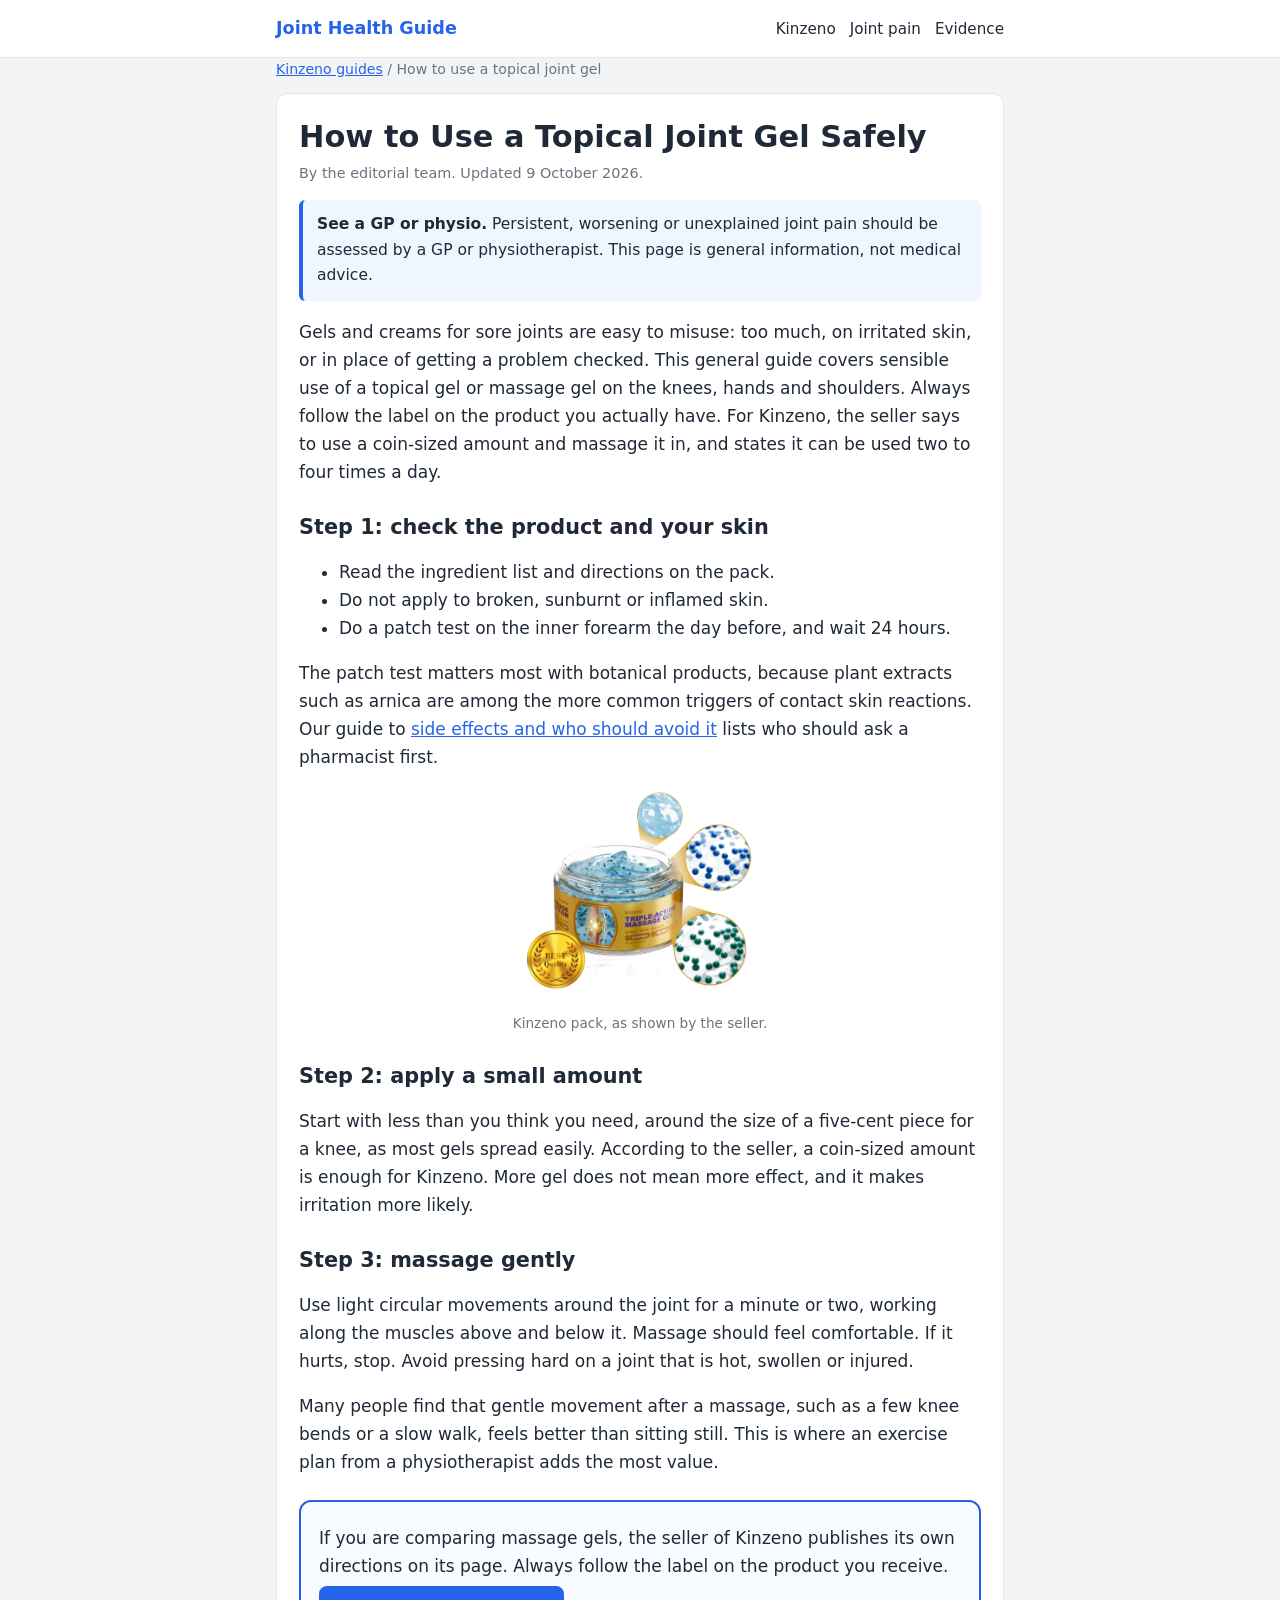
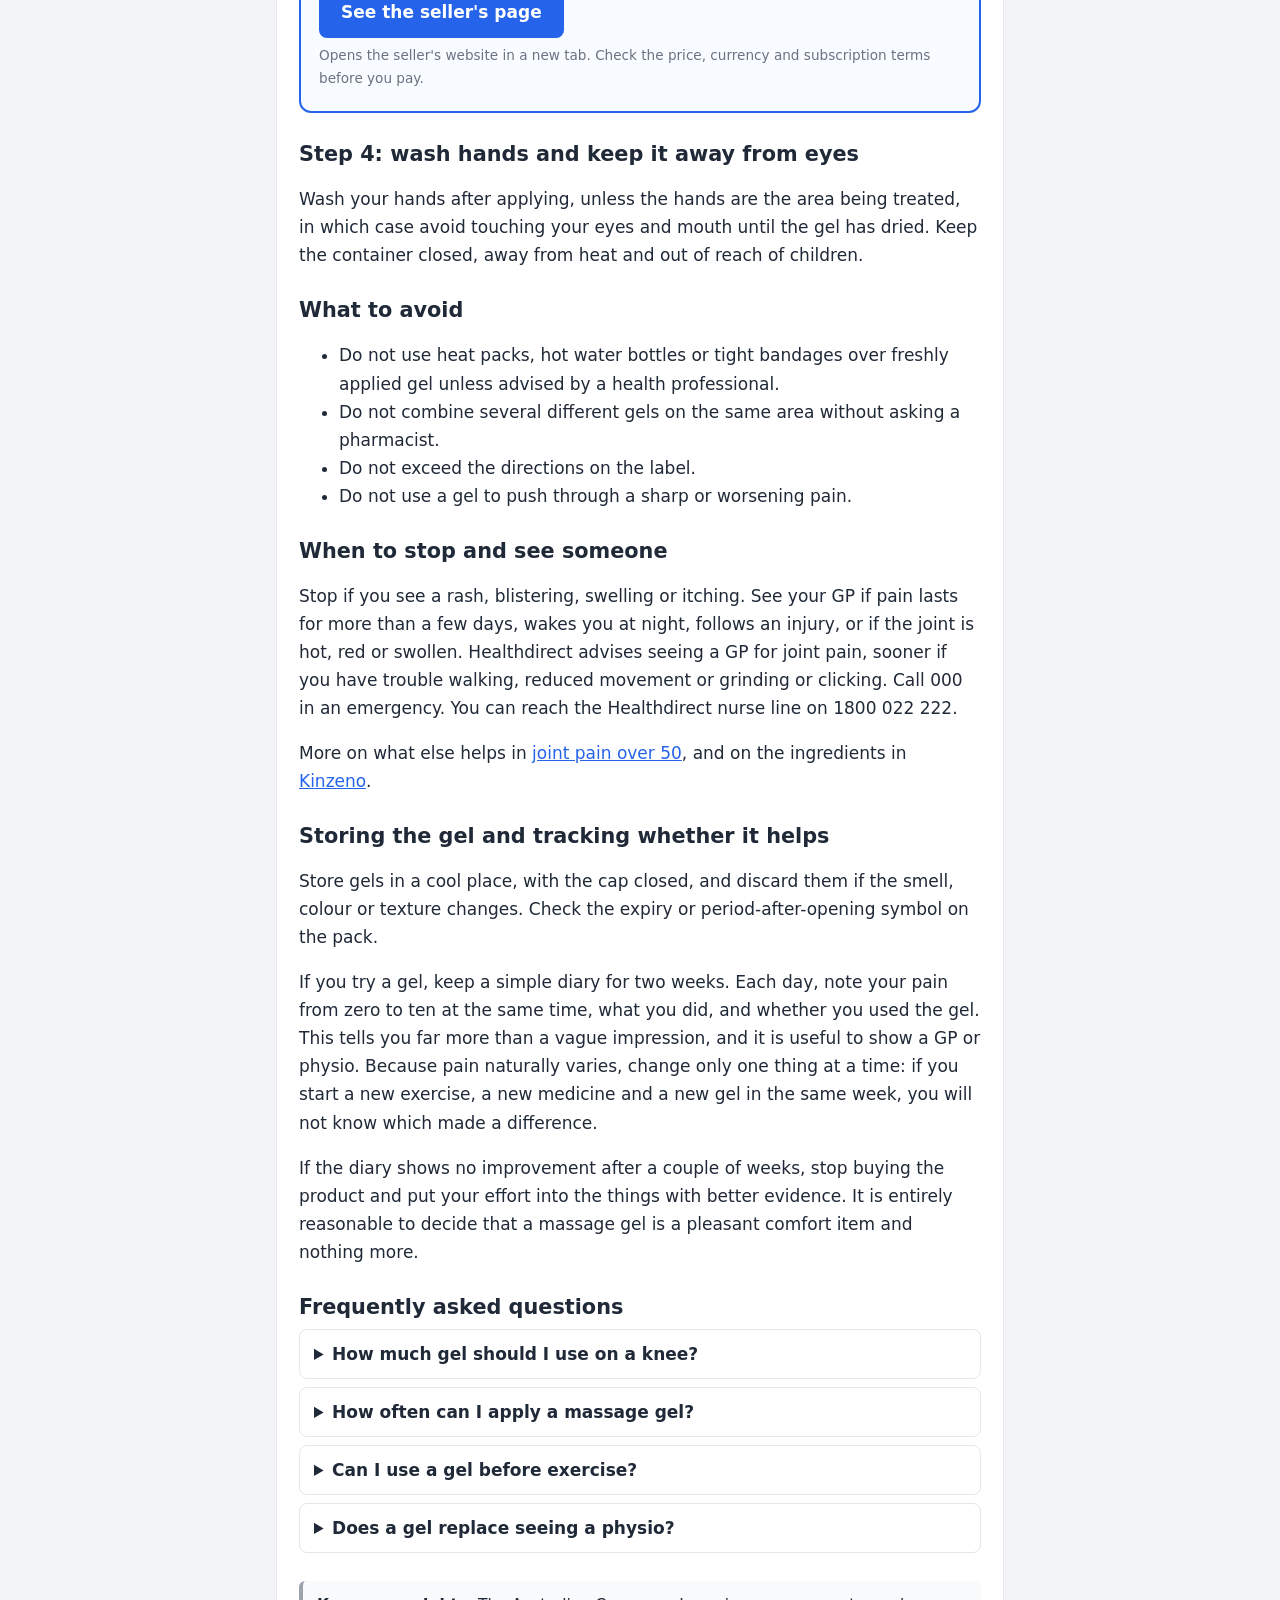
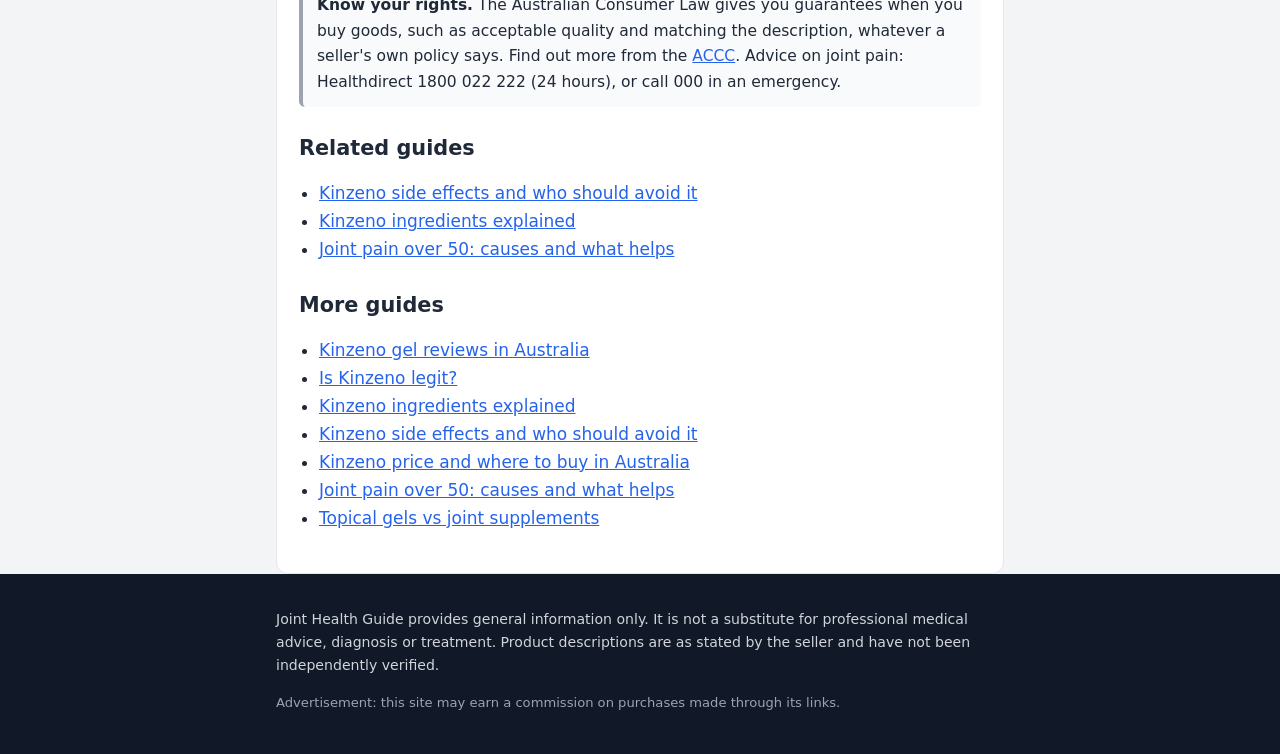
<file: how-to-use-a-topical-joint-gel/index.html>
<!doctype html>
<html lang="en-AU">
<head>
<meta charset="utf-8">
<meta name="viewport" content="width=device-width, initial-scale=1">
<title>How to Use a Topical Joint Gel Safely: Step-by-Step Guide</title>
<meta name="description" content="How to apply a topical gel or massage gel to the knees, hands and shoulders: patch test, amount, massage, hygiene, what to avoid and when to see a GP or physio.">
<meta name="robots" content="index, follow">
<link rel="canonical" href="https://relief.theconsumerchoice.shop/how-to-use-a-topical-joint-gel/">
<meta property="og:type" content="article">
<meta property="og:locale" content="en_AU">
<meta property="og:site_name" content="Joint Health Guide">
<meta property="og:title" content="How to Use a Topical Joint Gel Safely: Step-by-Step Guide">
<meta property="og:description" content="How to apply a topical gel or massage gel to the knees, hands and shoulders: patch test, amount, massage, hygiene, what to avoid and when to see a GP or physio.">
<meta property="og:url" content="https://relief.theconsumerchoice.shop/how-to-use-a-topical-joint-gel/">
<meta property="og:image" content="https://relief.theconsumerchoice.shop/img/kinzeno-jar.png">
<link rel="stylesheet" href="/guide.css">
<script type="application/ld+json">{"@context": "https://schema.org", "@type": "Article", "headline": "How to Use a Topical Joint Gel Safely", "description": "How to apply a topical gel or massage gel to the knees, hands and shoulders: patch test, amount, massage, hygiene, what to avoid and when to see a GP or physio.", "datePublished": "2026-10-09", "dateModified": "2026-10-09", "inLanguage": "en-AU", "mainEntityOfPage": "https://relief.theconsumerchoice.shop/how-to-use-a-topical-joint-gel/", "author": {"@type": "Organization", "name": "Joint Health Guide editorial team"}, "publisher": {"@type": "Organization", "name": "Joint Health Guide"}, "image": "https://relief.theconsumerchoice.shop/img/kinzeno-jar.png"}</script>
<script type="application/ld+json">{"@context": "https://schema.org", "@type": "BreadcrumbList", "itemListElement": [{"@type": "ListItem", "position": 1, "name": "Kinzeno guides", "item": "https://relief.theconsumerchoice.shop/kinzeno-gel-reviews-australia/"}, {"@type": "ListItem", "position": 2, "name": "How to use a topical joint gel", "item": "https://relief.theconsumerchoice.shop/how-to-use-a-topical-joint-gel/"}]}</script>
<script type="application/ld+json">{"@context": "https://schema.org", "@type": "FAQPage", "mainEntity": [{"@type": "Question", "name": "How much gel should I use on a knee?", "acceptedAnswer": {"@type": "Answer", "text": "Use the amount in the directions on the label. As a rule, start small. The seller says a coin-sized amount is enough for Kinzeno."}}, {"@type": "Question", "name": "How often can I apply a massage gel?", "acceptedAnswer": {"@type": "Answer", "text": "Follow the label. The seller states Kinzeno can be used two to four times a day, but ask a pharmacist if you are unsure, or if you use other products."}}, {"@type": "Question", "name": "Can I use a gel before exercise?", "acceptedAnswer": {"@type": "Answer", "text": "Many people apply gel after a warm-up or after exercise. Avoid heat on top of freshly applied gel unless a health professional suggests it."}}, {"@type": "Question", "name": "Does a gel replace seeing a physio?", "acceptedAnswer": {"@type": "Answer", "text": "No. A gel can make a massage more pleasant, but a physiotherapist can assess the cause and prescribe exercise, which has the strongest evidence for joint pain."}}]}</script>
</head>
<body>
<header class="site"><div class="wrap"><span class="brand">Joint Health Guide</span>
<nav aria-label="Guides"><a href="/kinzeno-gel-reviews-australia/">Kinzeno</a><a href="/joint-pain-over-50-causes-and-what-helps/">Joint pain</a><a href="/topical-gels-vs-joint-supplements-what-the-evidence-says/">Evidence</a></nav></div></header>
<main class="wrap">
<nav class="crumbs" aria-label="Breadcrumb"><a href="/kinzeno-gel-reviews-australia/">Kinzeno guides</a> / How to use a topical joint gel</nav>
<article>
<h1>How to Use a Topical Joint Gel Safely</h1>
<p class="meta">By the editorial team. Updated 9 October 2026.</p>
<div class="notice"><strong>See a GP or physio.</strong> Persistent, worsening or unexplained joint pain should be assessed by a GP or physiotherapist. This page is general information, not medical advice.</div>
<p>Gels and creams for sore joints are easy to misuse: too much, on irritated skin, or in place of getting a problem checked. This general guide covers sensible use of a topical gel or massage gel on the knees, hands and shoulders. Always follow the label on the product you actually have. For Kinzeno, the seller says to use a coin-sized amount and massage it in, and states it can be used two to four times a day.</p>
<h2>Step 1: check the product and your skin</h2>
<ul>
<li>Read the ingredient list and directions on the pack.</li>
<li>Do not apply to broken, sunburnt or inflamed skin.</li>
<li>Do a patch test on the inner forearm the day before, and wait 24 hours.</li>
</ul>
<p>The patch test matters most with botanical products, because plant extracts such as arnica are among the more common triggers of contact skin reactions. Our guide to <a href="/kinzeno-side-effects-and-who-should-avoid-it/">side effects and who should avoid it</a> lists who should ask a pharmacist first.</p>
<figure class="pack"><img src="/img/kinzeno-jar.png" alt="Jar of Kinzeno massage gel, as shown by the seller" width="1108" height="992" loading="lazy"><figcaption>Kinzeno pack, as shown by the seller.</figcaption></figure>
<h2>Step 2: apply a small amount</h2>
<p>Start with less than you think you need, around the size of a five-cent piece for a knee, as most gels spread easily. According to the seller, a coin-sized amount is enough for Kinzeno. More gel does not mean more effect, and it makes irritation more likely.</p>
<h2>Step 3: massage gently</h2>
<p>Use light circular movements around the joint for a minute or two, working along the muscles above and below it. Massage should feel comfortable. If it hurts, stop. Avoid pressing hard on a joint that is hot, swollen or injured.</p>
<p>Many people find that gentle movement after a massage, such as a few knee bends or a slow walk, feels better than sitting still. This is where an exercise plan from a physiotherapist adds the most value.</p>
<aside class="cta"><p>If you are comparing massage gels, the seller of Kinzeno publishes its own directions on its page. Always follow the label on the product you receive.</p><p><a class="btn" href="https://www.knownwalk.com/2JCZKZ1X/23BLNZTZ/?uid=5462" rel="sponsored nofollow noopener" target="_blank">See the seller's page</a></p><p class="small">Opens the seller's website in a new tab. Check the price, currency and subscription terms before you pay.</p></aside>
<h2>Step 4: wash hands and keep it away from eyes</h2>
<p>Wash your hands after applying, unless the hands are the area being treated, in which case avoid touching your eyes and mouth until the gel has dried. Keep the container closed, away from heat and out of reach of children.</p>
<h2>What to avoid</h2>
<ul>
<li>Do not use heat packs, hot water bottles or tight bandages over freshly applied gel unless advised by a health professional.</li>
<li>Do not combine several different gels on the same area without asking a pharmacist.</li>
<li>Do not exceed the directions on the label.</li>
<li>Do not use a gel to push through a sharp or worsening pain.</li>
</ul>
<h2>When to stop and see someone</h2>
<p>Stop if you see a rash, blistering, swelling or itching. See your GP if pain lasts for more than a few days, wakes you at night, follows an injury, or if the joint is hot, red or swollen. Healthdirect advises seeing a GP for joint pain, sooner if you have trouble walking, reduced movement or grinding or clicking. Call 000 in an emergency. You can reach the Healthdirect nurse line on 1800 022 222.</p>
<p>More on what else helps in <a href="/joint-pain-over-50-causes-and-what-helps/">joint pain over 50</a>, and on the ingredients in <a href="/kinzeno-ingredients-explained/">Kinzeno</a>.</p>
<h2>Storing the gel and tracking whether it helps</h2>
<p>Store gels in a cool place, with the cap closed, and discard them if the smell, colour or texture changes. Check the expiry or period-after-opening symbol on the pack.</p>
<p>If you try a gel, keep a simple diary for two weeks. Each day, note your pain from zero to ten at the same time, what you did, and whether you used the gel. This tells you far more than a vague impression, and it is useful to show a GP or physio. Because pain naturally varies, change only one thing at a time: if you start a new exercise, a new medicine and a new gel in the same week, you will not know which made a difference.</p>
<p>If the diary shows no improvement after a couple of weeks, stop buying the product and put your effort into the things with better evidence. It is entirely reasonable to decide that a massage gel is a pleasant comfort item and nothing more.</p>

<h2>Frequently asked questions</h2>
<details><summary>How much gel should I use on a knee?</summary><p>Use the amount in the directions on the label. As a rule, start small. The seller says a coin-sized amount is enough for Kinzeno.</p></details>
<details><summary>How often can I apply a massage gel?</summary><p>Follow the label. The seller states Kinzeno can be used two to four times a day, but ask a pharmacist if you are unsure, or if you use other products.</p></details>
<details><summary>Can I use a gel before exercise?</summary><p>Many people apply gel after a warm-up or after exercise. Avoid heat on top of freshly applied gel unless a health professional suggests it.</p></details>
<details><summary>Does a gel replace seeing a physio?</summary><p>No. A gel can make a massage more pleasant, but a physiotherapist can assess the cause and prescribe exercise, which has the strongest evidence for joint pain.</p></details>

<div class="notice alt"><strong>Know your rights.</strong> The Australian Consumer Law gives you guarantees when you buy goods, such as acceptable quality and matching the description, whatever a seller's own policy says. Find out more from the <a href="https://www.accc.gov.au/consumers" rel="noopener" target="_blank">ACCC</a>. Advice on joint pain: Healthdirect 1800 022 222 (24 hours), or call 000 in an emergency.</div>
<section class="related"><h2>Related guides</h2><ul><li><a href="/kinzeno-side-effects-and-who-should-avoid-it/">Kinzeno side effects and who should avoid it</a></li><li><a href="/kinzeno-ingredients-explained/">Kinzeno ingredients explained</a></li><li><a href="/joint-pain-over-50-causes-and-what-helps/">Joint pain over 50: causes and what helps</a></li></ul></section>
<section class="more"><h2>More guides</h2><ul><li><a href="/kinzeno-gel-reviews-australia/">Kinzeno gel reviews in Australia</a></li><li><a href="/is-kinzeno-legit/">Is Kinzeno legit?</a></li><li><a href="/kinzeno-ingredients-explained/">Kinzeno ingredients explained</a></li><li><a href="/kinzeno-side-effects-and-who-should-avoid-it/">Kinzeno side effects and who should avoid it</a></li><li><a href="/kinzeno-price-where-to-buy-australia/">Kinzeno price and where to buy in Australia</a></li><li><a href="/joint-pain-over-50-causes-and-what-helps/">Joint pain over 50: causes and what helps</a></li><li><a href="/topical-gels-vs-joint-supplements-what-the-evidence-says/">Topical gels vs joint supplements</a></li></ul></section>
</article>
</main>
<footer class="site"><div class="wrap">
<p>Joint Health Guide provides general information only. It is not a substitute for professional medical advice, diagnosis or treatment. Product descriptions are as stated by the seller and have not been independently verified.</p>
<p class="ad">Advertisement: this site may earn a commission on purchases made through its links.</p>
</div></footer>
</body>
</html>
</file>
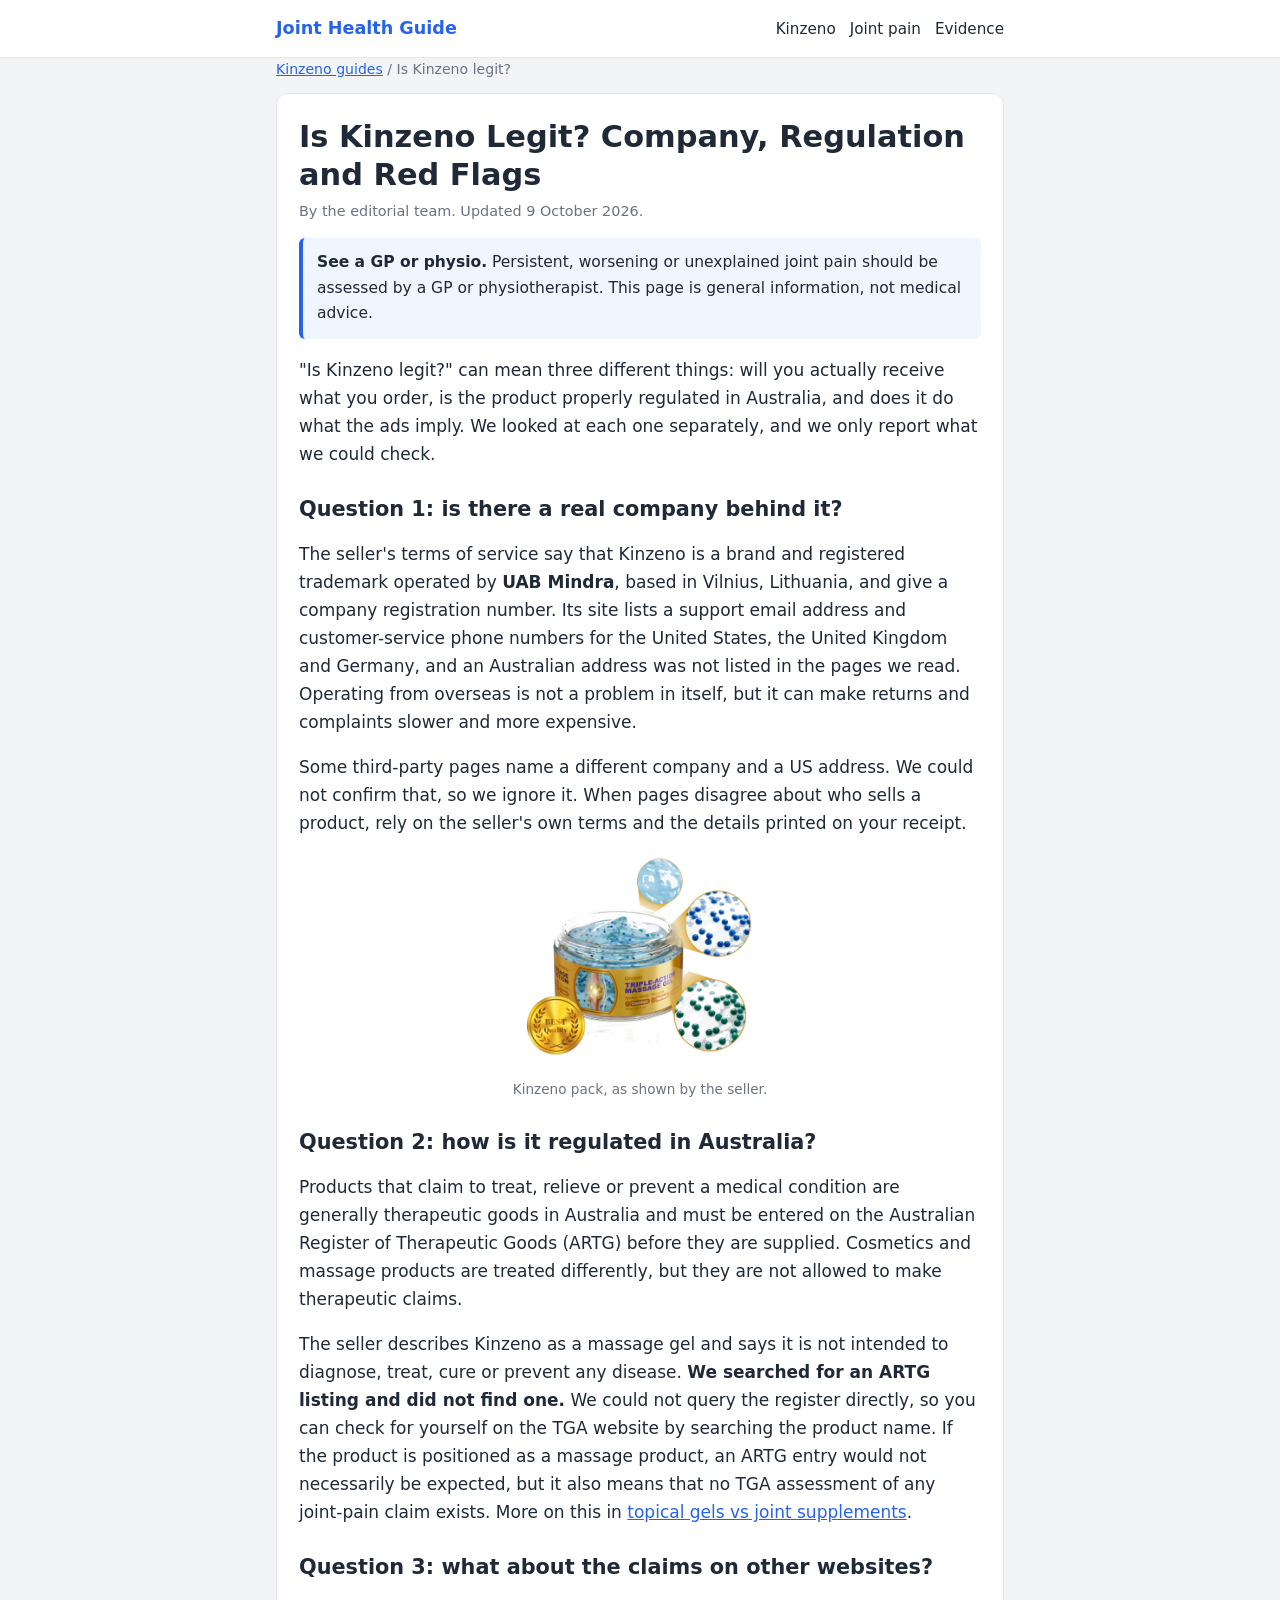
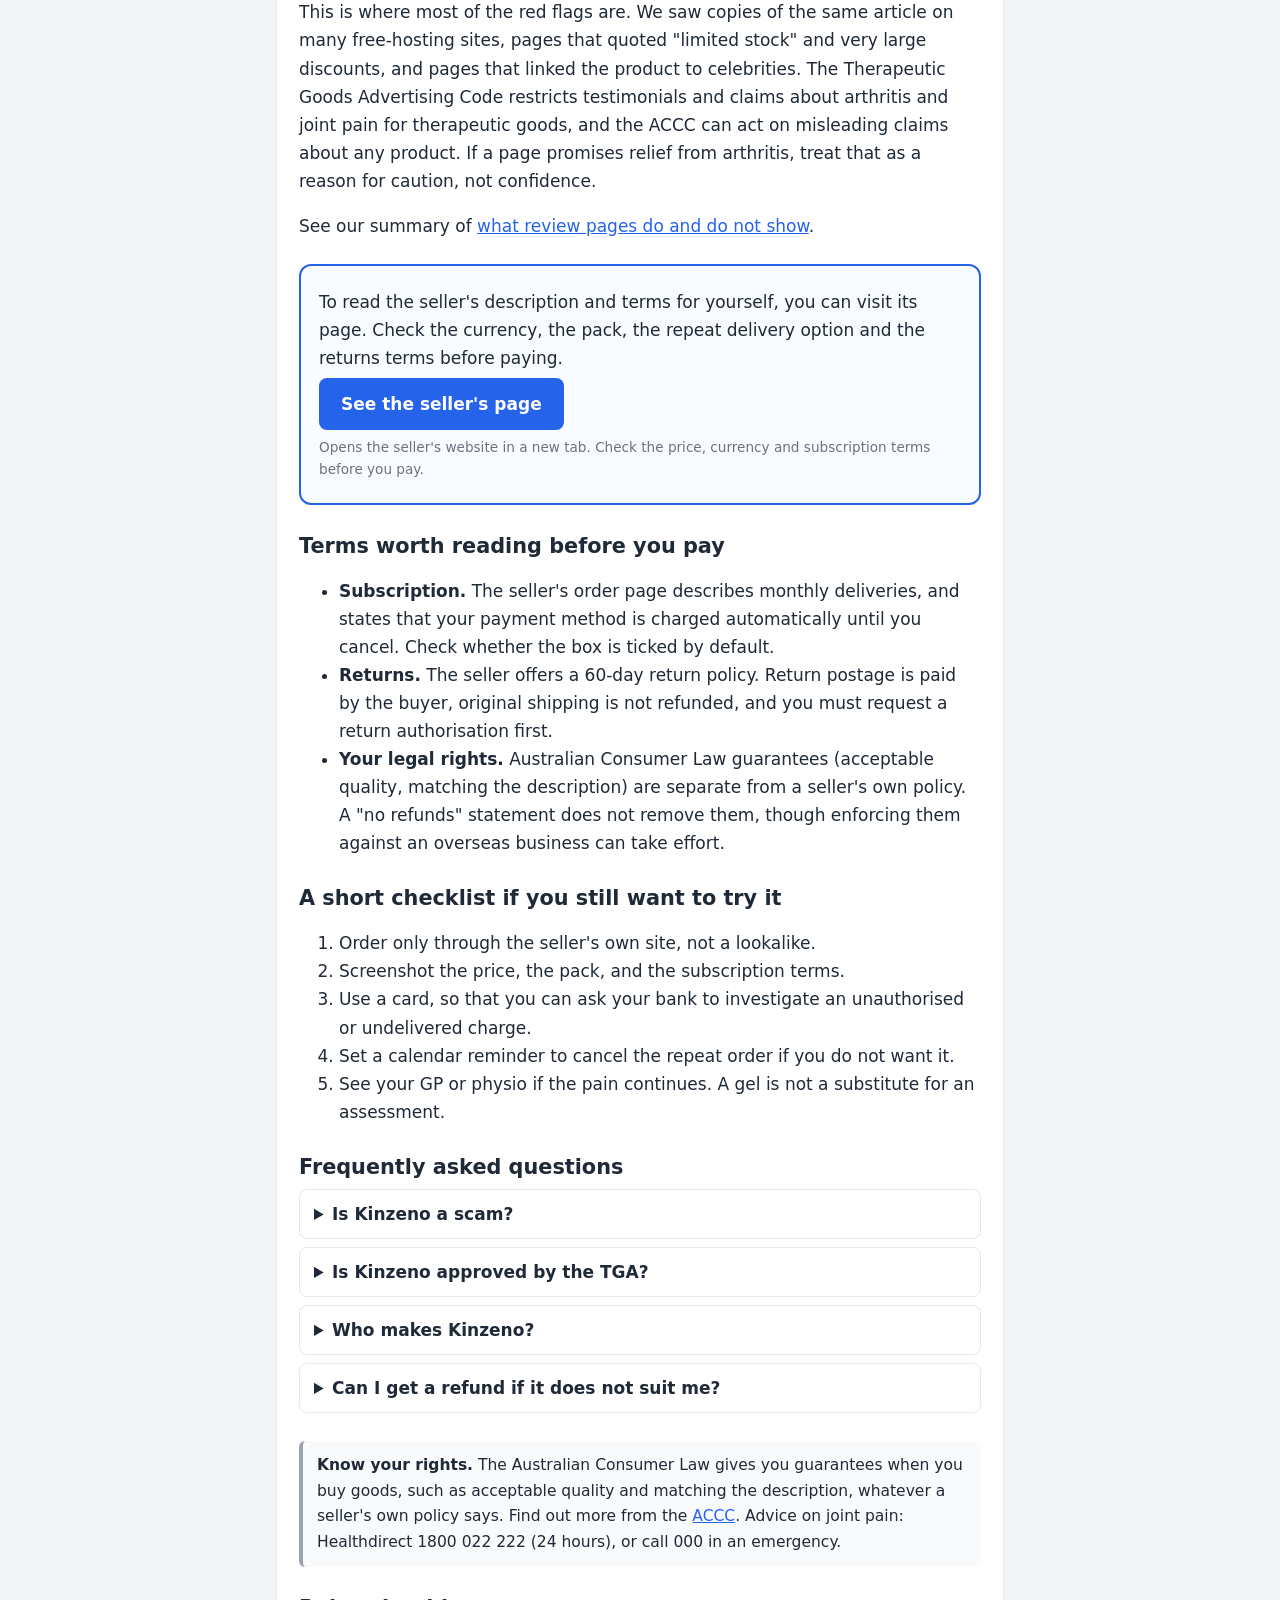
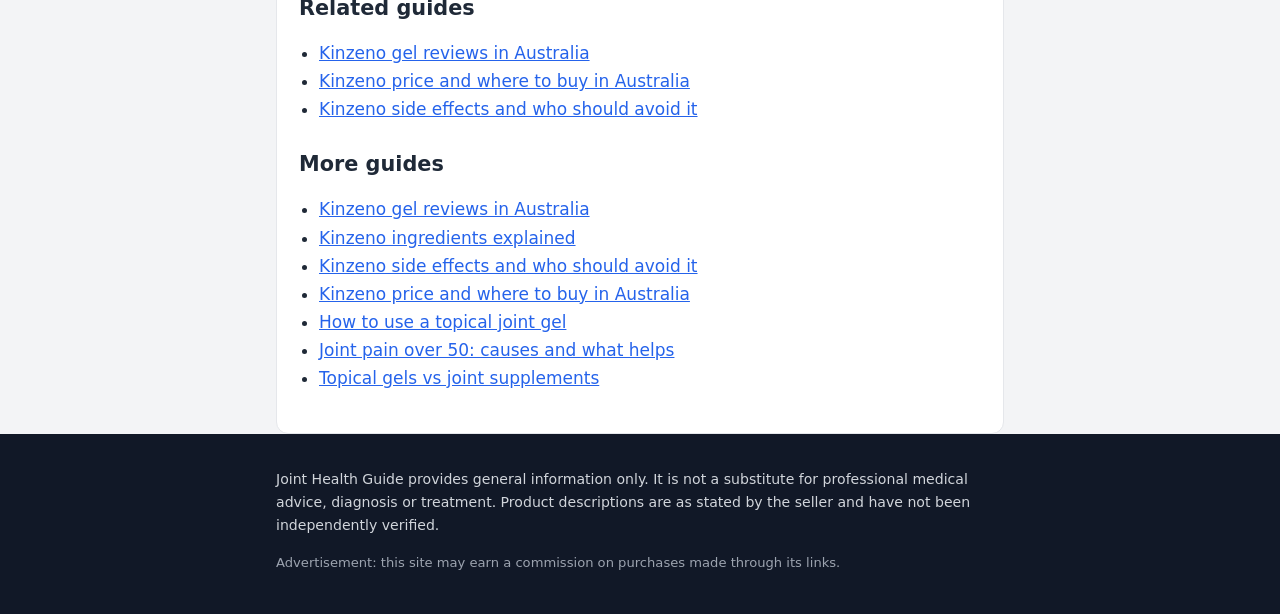
<file: is-kinzeno-legit/index.html>
<!doctype html>
<html lang="en-AU">
<head>
<meta charset="utf-8">
<meta name="viewport" content="width=device-width, initial-scale=1">
<title>Is Kinzeno Legit? Company, Regulation and Red Flags Checked</title>
<meta name="description" content="Is Kinzeno legit or a scam? We checked who operates it, how it is classified, the returns terms and the red flags on promotional pages. Plain facts for Australians.">
<meta name="robots" content="index, follow">
<link rel="canonical" href="https://relief.theconsumerchoice.shop/is-kinzeno-legit/">
<meta property="og:type" content="article">
<meta property="og:locale" content="en_AU">
<meta property="og:site_name" content="Joint Health Guide">
<meta property="og:title" content="Is Kinzeno Legit? Company, Regulation and Red Flags Checked">
<meta property="og:description" content="Is Kinzeno legit or a scam? We checked who operates it, how it is classified, the returns terms and the red flags on promotional pages. Plain facts for Australians.">
<meta property="og:url" content="https://relief.theconsumerchoice.shop/is-kinzeno-legit/">
<meta property="og:image" content="https://relief.theconsumerchoice.shop/img/kinzeno-jar.png">
<link rel="stylesheet" href="/guide.css">
<script type="application/ld+json">{"@context": "https://schema.org", "@type": "Article", "headline": "Is Kinzeno Legit? Company, Regulation and Red Flags", "description": "Is Kinzeno legit or a scam? We checked who operates it, how it is classified, the returns terms and the red flags on promotional pages. Plain facts for Australians.", "datePublished": "2026-10-09", "dateModified": "2026-10-09", "inLanguage": "en-AU", "mainEntityOfPage": "https://relief.theconsumerchoice.shop/is-kinzeno-legit/", "author": {"@type": "Organization", "name": "Joint Health Guide editorial team"}, "publisher": {"@type": "Organization", "name": "Joint Health Guide"}, "image": "https://relief.theconsumerchoice.shop/img/kinzeno-jar.png"}</script>
<script type="application/ld+json">{"@context": "https://schema.org", "@type": "BreadcrumbList", "itemListElement": [{"@type": "ListItem", "position": 1, "name": "Kinzeno guides", "item": "https://relief.theconsumerchoice.shop/kinzeno-gel-reviews-australia/"}, {"@type": "ListItem", "position": 2, "name": "Is Kinzeno legit?", "item": "https://relief.theconsumerchoice.shop/is-kinzeno-legit/"}]}</script>
<script type="application/ld+json">{"@context": "https://schema.org", "@type": "FAQPage", "mainEntity": [{"@type": "Question", "name": "Is Kinzeno a scam?", "acceptedAnswer": {"@type": "Answer", "text": "We found no evidence that the seller is fictitious: it names an operating company and publishes terms and a returns policy. But we could not verify the claims made by third-party promotional pages, and we recommend caution with urgency banners and unverifiable ratings."}}, {"@type": "Question", "name": "Is Kinzeno approved by the TGA?", "acceptedAnswer": {"@type": "Answer", "text": "We did not find an ARTG listing for it. The seller positions it as a massage gel, not a medicine. The TGA does not assess pain-relief claims for products that are not on the ARTG."}}, {"@type": "Question", "name": "Who makes Kinzeno?", "acceptedAnswer": {"@type": "Answer", "text": "The seller's terms say the brand is operated by UAB Mindra of Vilnius, Lithuania. We did not independently audit the manufacturer."}}, {"@type": "Question", "name": "Can I get a refund if it does not suit me?", "acceptedAnswer": {"@type": "Answer", "text": "The seller states a 60-day return policy with return postage paid by the buyer. Separately, Australian Consumer Law guarantees apply to faulty or misdescribed goods."}}]}</script>
</head>
<body>
<header class="site"><div class="wrap"><span class="brand">Joint Health Guide</span>
<nav aria-label="Guides"><a href="/kinzeno-gel-reviews-australia/">Kinzeno</a><a href="/joint-pain-over-50-causes-and-what-helps/">Joint pain</a><a href="/topical-gels-vs-joint-supplements-what-the-evidence-says/">Evidence</a></nav></div></header>
<main class="wrap">
<nav class="crumbs" aria-label="Breadcrumb"><a href="/kinzeno-gel-reviews-australia/">Kinzeno guides</a> / Is Kinzeno legit?</nav>
<article>
<h1>Is Kinzeno Legit? Company, Regulation and Red Flags</h1>
<p class="meta">By the editorial team. Updated 9 October 2026.</p>
<div class="notice"><strong>See a GP or physio.</strong> Persistent, worsening or unexplained joint pain should be assessed by a GP or physiotherapist. This page is general information, not medical advice.</div>
<p>&quot;Is Kinzeno legit?&quot; can mean three different things: will you actually receive what you order, is the product properly regulated in Australia, and does it do what the ads imply. We looked at each one separately, and we only report what we could check.</p>
<h2>Question 1: is there a real company behind it?</h2>
<p>The seller's terms of service say that Kinzeno is a brand and registered trademark operated by <strong>UAB Mindra</strong>, based in Vilnius, Lithuania, and give a company registration number. Its site lists a support email address and customer-service phone numbers for the United States, the United Kingdom and Germany, and an Australian address was not listed in the pages we read. Operating from overseas is not a problem in itself, but it can make returns and complaints slower and more expensive.</p>
<p>Some third-party pages name a different company and a US address. We could not confirm that, so we ignore it. When pages disagree about who sells a product, rely on the seller's own terms and the details printed on your receipt.</p>
<figure class="pack"><img src="/img/kinzeno-jar.png" alt="Jar of Kinzeno massage gel, as shown by the seller" width="1108" height="992" loading="lazy"><figcaption>Kinzeno pack, as shown by the seller.</figcaption></figure>
<h2>Question 2: how is it regulated in Australia?</h2>
<p>Products that claim to treat, relieve or prevent a medical condition are generally therapeutic goods in Australia and must be entered on the Australian Register of Therapeutic Goods (ARTG) before they are supplied. Cosmetics and massage products are treated differently, but they are not allowed to make therapeutic claims.</p>
<p>The seller describes Kinzeno as a massage gel and says it is not intended to diagnose, treat, cure or prevent any disease. <strong>We searched for an ARTG listing and did not find one.</strong> We could not query the register directly, so you can check for yourself on the TGA website by searching the product name. If the product is positioned as a massage product, an ARTG entry would not necessarily be expected, but it also means that no TGA assessment of any joint-pain claim exists. More on this in <a href="/topical-gels-vs-joint-supplements-what-the-evidence-says/">topical gels vs joint supplements</a>.</p>
<h2>Question 3: what about the claims on other websites?</h2>
<p>This is where most of the red flags are. We saw copies of the same article on many free-hosting sites, pages that quoted &quot;limited stock&quot; and very large discounts, and pages that linked the product to celebrities. The Therapeutic Goods Advertising Code restricts testimonials and claims about arthritis and joint pain for therapeutic goods, and the ACCC can act on misleading claims about any product. If a page promises relief from arthritis, treat that as a reason for caution, not confidence.</p>
<p>See our summary of <a href="/kinzeno-gel-reviews-australia/">what review pages do and do not show</a>.</p>
<aside class="cta"><p>To read the seller's description and terms for yourself, you can visit its page. Check the currency, the pack, the repeat delivery option and the returns terms before paying.</p><p><a class="btn" href="https://www.knownwalk.com/2JCZKZ1X/23BLNZTZ/?uid=5462" rel="sponsored nofollow noopener" target="_blank">See the seller's page</a></p><p class="small">Opens the seller's website in a new tab. Check the price, currency and subscription terms before you pay.</p></aside>
<h2>Terms worth reading before you pay</h2>
<ul>
<li><strong>Subscription.</strong> The seller's order page describes monthly deliveries, and states that your payment method is charged automatically until you cancel. Check whether the box is ticked by default.</li>
<li><strong>Returns.</strong> The seller offers a 60-day return policy. Return postage is paid by the buyer, original shipping is not refunded, and you must request a return authorisation first.</li>
<li><strong>Your legal rights.</strong> Australian Consumer Law guarantees (acceptable quality, matching the description) are separate from a seller's own policy. A &quot;no refunds&quot; statement does not remove them, though enforcing them against an overseas business can take effort.</li>
</ul>
<h2>A short checklist if you still want to try it</h2>
<ol>
<li>Order only through the seller's own site, not a lookalike.</li>
<li>Screenshot the price, the pack, and the subscription terms.</li>
<li>Use a card, so that you can ask your bank to investigate an unauthorised or undelivered charge.</li>
<li>Set a calendar reminder to cancel the repeat order if you do not want it.</li>
<li>See your GP or physio if the pain continues. A gel is not a substitute for an assessment.</li>
</ol>

<h2>Frequently asked questions</h2>
<details><summary>Is Kinzeno a scam?</summary><p>We found no evidence that the seller is fictitious: it names an operating company and publishes terms and a returns policy. But we could not verify the claims made by third-party promotional pages, and we recommend caution with urgency banners and unverifiable ratings.</p></details>
<details><summary>Is Kinzeno approved by the TGA?</summary><p>We did not find an ARTG listing for it. The seller positions it as a massage gel, not a medicine. The TGA does not assess pain-relief claims for products that are not on the ARTG.</p></details>
<details><summary>Who makes Kinzeno?</summary><p>The seller&#x27;s terms say the brand is operated by UAB Mindra of Vilnius, Lithuania. We did not independently audit the manufacturer.</p></details>
<details><summary>Can I get a refund if it does not suit me?</summary><p>The seller states a 60-day return policy with return postage paid by the buyer. Separately, Australian Consumer Law guarantees apply to faulty or misdescribed goods.</p></details>

<div class="notice alt"><strong>Know your rights.</strong> The Australian Consumer Law gives you guarantees when you buy goods, such as acceptable quality and matching the description, whatever a seller's own policy says. Find out more from the <a href="https://www.accc.gov.au/consumers" rel="noopener" target="_blank">ACCC</a>. Advice on joint pain: Healthdirect 1800 022 222 (24 hours), or call 000 in an emergency.</div>
<section class="related"><h2>Related guides</h2><ul><li><a href="/kinzeno-gel-reviews-australia/">Kinzeno gel reviews in Australia</a></li><li><a href="/kinzeno-price-where-to-buy-australia/">Kinzeno price and where to buy in Australia</a></li><li><a href="/kinzeno-side-effects-and-who-should-avoid-it/">Kinzeno side effects and who should avoid it</a></li></ul></section>
<section class="more"><h2>More guides</h2><ul><li><a href="/kinzeno-gel-reviews-australia/">Kinzeno gel reviews in Australia</a></li><li><a href="/kinzeno-ingredients-explained/">Kinzeno ingredients explained</a></li><li><a href="/kinzeno-side-effects-and-who-should-avoid-it/">Kinzeno side effects and who should avoid it</a></li><li><a href="/kinzeno-price-where-to-buy-australia/">Kinzeno price and where to buy in Australia</a></li><li><a href="/how-to-use-a-topical-joint-gel/">How to use a topical joint gel</a></li><li><a href="/joint-pain-over-50-causes-and-what-helps/">Joint pain over 50: causes and what helps</a></li><li><a href="/topical-gels-vs-joint-supplements-what-the-evidence-says/">Topical gels vs joint supplements</a></li></ul></section>
</article>
</main>
<footer class="site"><div class="wrap">
<p>Joint Health Guide provides general information only. It is not a substitute for professional medical advice, diagnosis or treatment. Product descriptions are as stated by the seller and have not been independently verified.</p>
<p class="ad">Advertisement: this site may earn a commission on purchases made through its links.</p>
</div></footer>
</body>
</html>
</file>
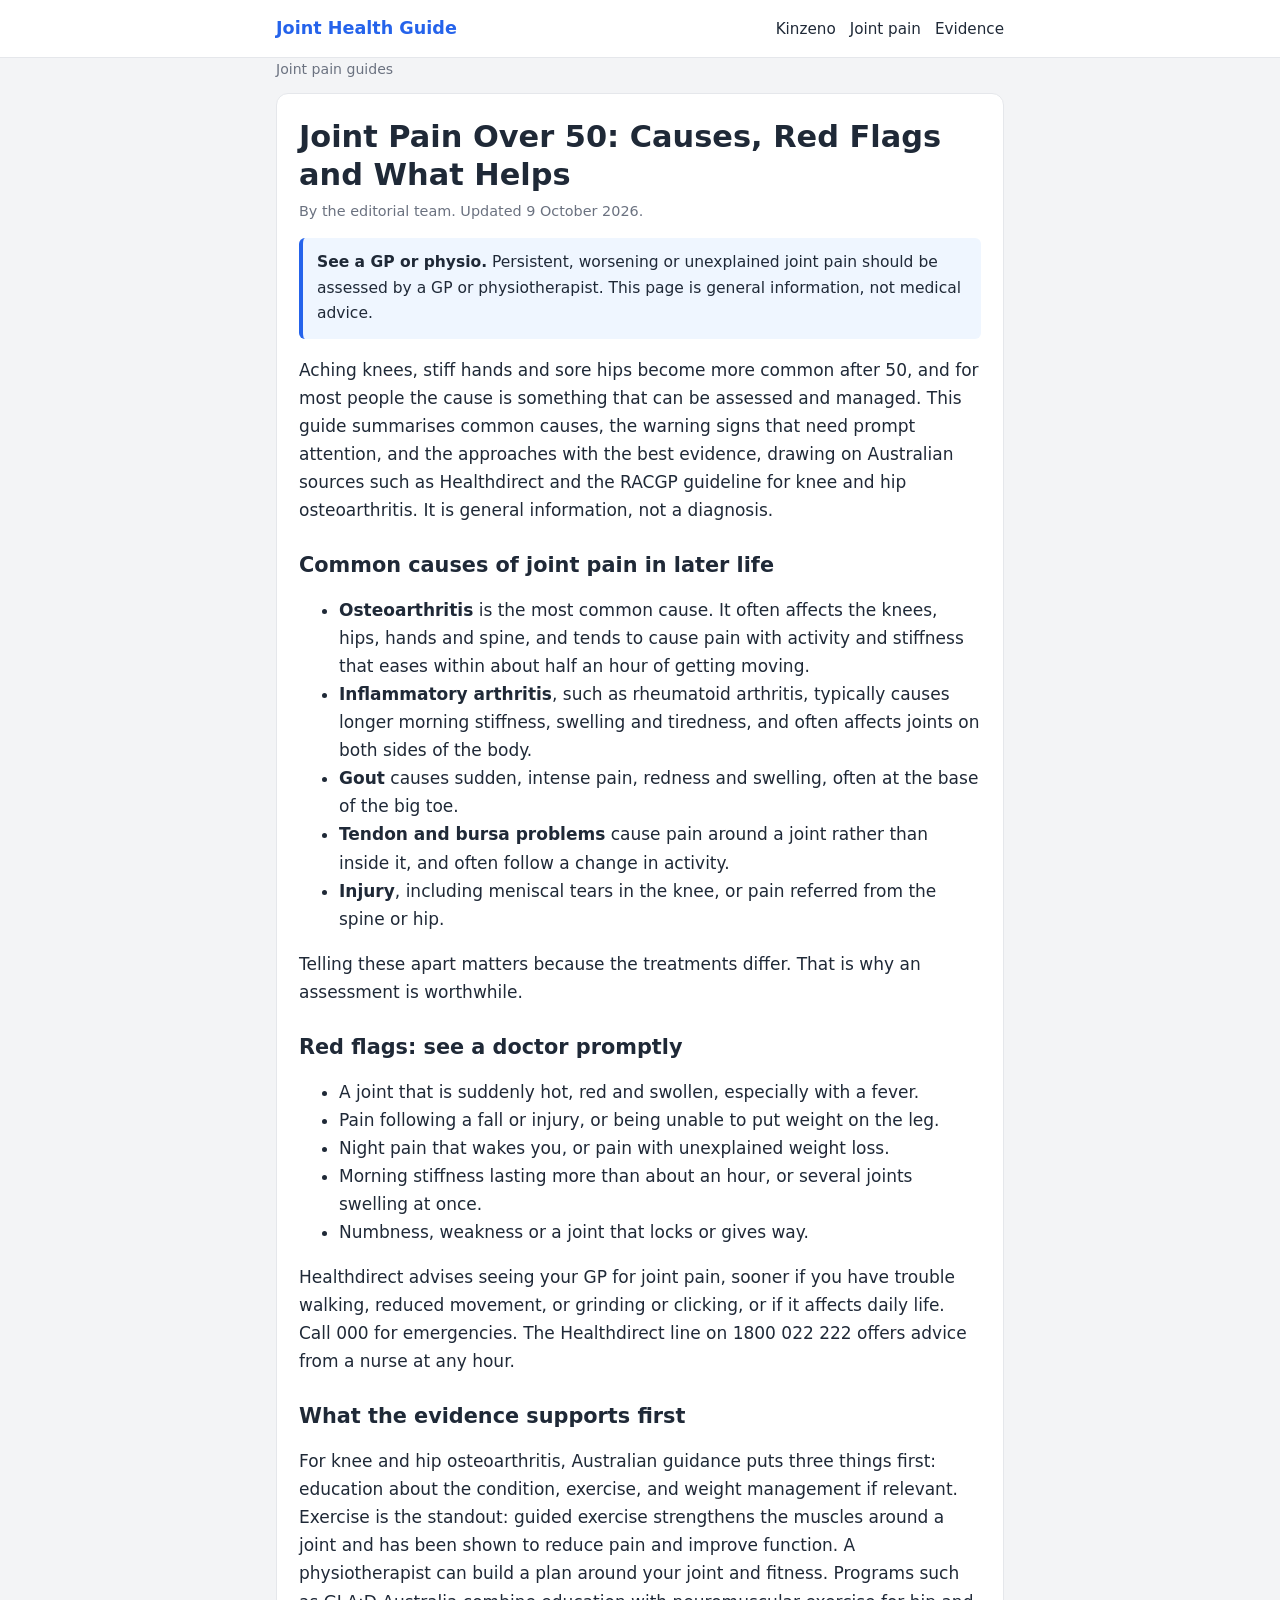
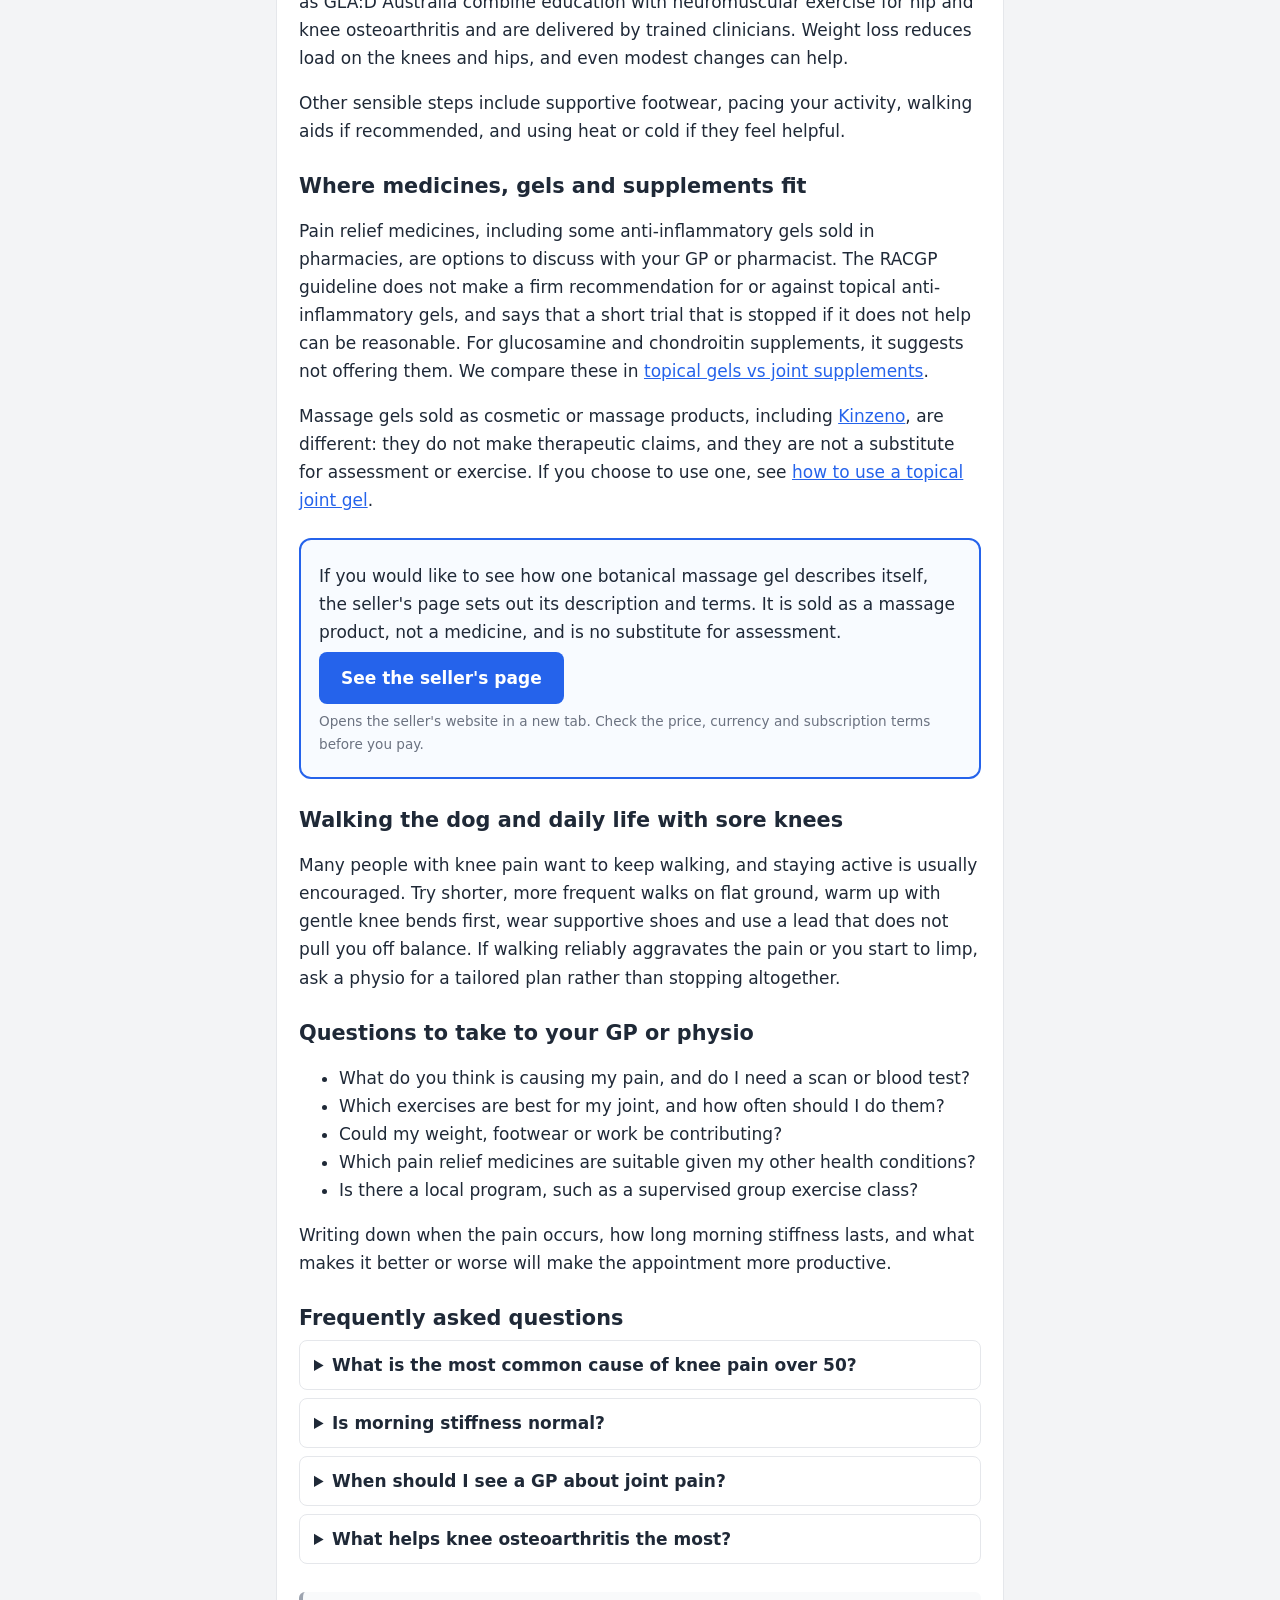
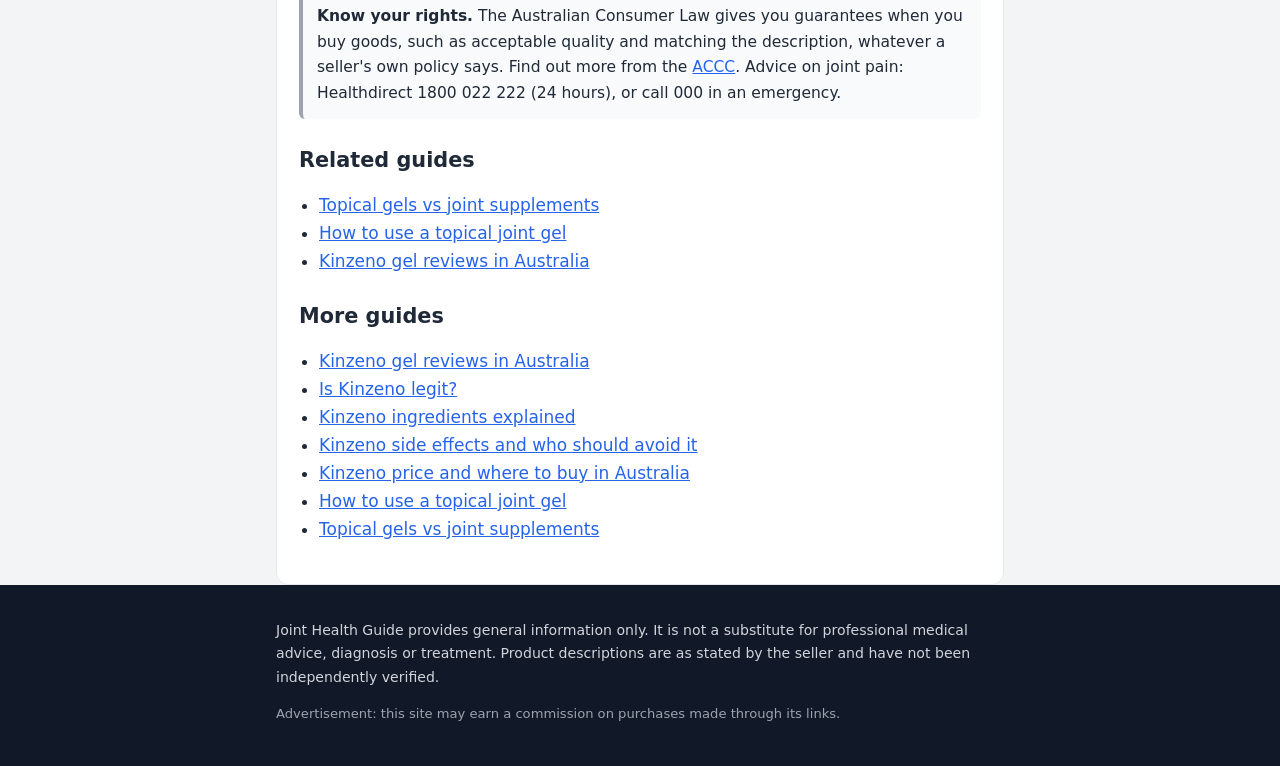
<file: joint-pain-over-50-causes-and-what-helps/index.html>
<!doctype html>
<html lang="en-AU">
<head>
<meta charset="utf-8">
<meta name="viewport" content="width=device-width, initial-scale=1">
<title>Joint Pain Over 50: Causes, Red Flags and What Helps (Australia)</title>
<meta name="description" content="Common causes of joint and knee pain after 50, morning stiffness, red flags, when to see a GP, and the evidence-based options such as exercise and weight management.">
<meta name="robots" content="index, follow">
<link rel="canonical" href="https://relief.theconsumerchoice.shop/joint-pain-over-50-causes-and-what-helps/">
<meta property="og:type" content="article">
<meta property="og:locale" content="en_AU">
<meta property="og:site_name" content="Joint Health Guide">
<meta property="og:title" content="Joint Pain Over 50: Causes, Red Flags and What Helps (Australia)">
<meta property="og:description" content="Common causes of joint and knee pain after 50, morning stiffness, red flags, when to see a GP, and the evidence-based options such as exercise and weight management.">
<meta property="og:url" content="https://relief.theconsumerchoice.shop/joint-pain-over-50-causes-and-what-helps/">
<link rel="stylesheet" href="/guide.css">
<script type="application/ld+json">{"@context": "https://schema.org", "@type": "Article", "headline": "Joint Pain Over 50: Causes, Red Flags and What Helps", "description": "Common causes of joint and knee pain after 50, morning stiffness, red flags, when to see a GP, and the evidence-based options such as exercise and weight management.", "datePublished": "2026-10-09", "dateModified": "2026-10-09", "inLanguage": "en-AU", "mainEntityOfPage": "https://relief.theconsumerchoice.shop/joint-pain-over-50-causes-and-what-helps/", "author": {"@type": "Organization", "name": "Joint Health Guide editorial team"}, "publisher": {"@type": "Organization", "name": "Joint Health Guide"}}</script>
<script type="application/ld+json">{"@context": "https://schema.org", "@type": "BreadcrumbList", "itemListElement": [{"@type": "ListItem", "position": 1, "name": "Joint pain guides", "item": "https://relief.theconsumerchoice.shop/joint-pain-over-50-causes-and-what-helps/"}]}</script>
<script type="application/ld+json">{"@context": "https://schema.org", "@type": "FAQPage", "mainEntity": [{"@type": "Question", "name": "What is the most common cause of knee pain over 50?", "acceptedAnswer": {"@type": "Answer", "text": "Osteoarthritis is the most common cause, but tendon problems, injuries and inflammatory conditions are also possible, so persistent pain should be assessed."}}, {"@type": "Question", "name": "Is morning stiffness normal?", "acceptedAnswer": {"@type": "Answer", "text": "Mild stiffness that eases within about 30 minutes is typical of osteoarthritis. Stiffness lasting an hour or more, or with swelling in several joints, should be checked by a GP."}}, {"@type": "Question", "name": "When should I see a GP about joint pain?", "acceptedAnswer": {"@type": "Answer", "text": "Healthdirect advises seeing a GP for joint pain, and sooner if it affects walking or daily life. Seek urgent care for a hot, red, swollen joint with fever, or pain after an injury."}}, {"@type": "Question", "name": "What helps knee osteoarthritis the most?", "acceptedAnswer": {"@type": "Answer", "text": "Exercise, education and weight management have the strongest support. A physiotherapist can design a plan for you."}}]}</script>
</head>
<body>
<header class="site"><div class="wrap"><span class="brand">Joint Health Guide</span>
<nav aria-label="Guides"><a href="/kinzeno-gel-reviews-australia/">Kinzeno</a><a href="/joint-pain-over-50-causes-and-what-helps/">Joint pain</a><a href="/topical-gels-vs-joint-supplements-what-the-evidence-says/">Evidence</a></nav></div></header>
<main class="wrap">
<nav class="crumbs" aria-label="Breadcrumb">Joint pain guides</nav>
<article>
<h1>Joint Pain Over 50: Causes, Red Flags and What Helps</h1>
<p class="meta">By the editorial team. Updated 9 October 2026.</p>
<div class="notice"><strong>See a GP or physio.</strong> Persistent, worsening or unexplained joint pain should be assessed by a GP or physiotherapist. This page is general information, not medical advice.</div>
<p>Aching knees, stiff hands and sore hips become more common after 50, and for most people the cause is something that can be assessed and managed. This guide summarises common causes, the warning signs that need prompt attention, and the approaches with the best evidence, drawing on Australian sources such as Healthdirect and the RACGP guideline for knee and hip osteoarthritis. It is general information, not a diagnosis.</p>
<h2>Common causes of joint pain in later life</h2>
<ul>
<li><strong>Osteoarthritis</strong> is the most common cause. It often affects the knees, hips, hands and spine, and tends to cause pain with activity and stiffness that eases within about half an hour of getting moving.</li>
<li><strong>Inflammatory arthritis</strong>, such as rheumatoid arthritis, typically causes longer morning stiffness, swelling and tiredness, and often affects joints on both sides of the body.</li>
<li><strong>Gout</strong> causes sudden, intense pain, redness and swelling, often at the base of the big toe.</li>
<li><strong>Tendon and bursa problems</strong> cause pain around a joint rather than inside it, and often follow a change in activity.</li>
<li><strong>Injury</strong>, including meniscal tears in the knee, or pain referred from the spine or hip.</li>
</ul>
<p>Telling these apart matters because the treatments differ. That is why an assessment is worthwhile.</p>
<h2>Red flags: see a doctor promptly</h2>
<ul>
<li>A joint that is suddenly hot, red and swollen, especially with a fever.</li>
<li>Pain following a fall or injury, or being unable to put weight on the leg.</li>
<li>Night pain that wakes you, or pain with unexplained weight loss.</li>
<li>Morning stiffness lasting more than about an hour, or several joints swelling at once.</li>
<li>Numbness, weakness or a joint that locks or gives way.</li>
</ul>
<p>Healthdirect advises seeing your GP for joint pain, sooner if you have trouble walking, reduced movement, or grinding or clicking, or if it affects daily life. Call 000 for emergencies. The Healthdirect line on 1800 022 222 offers advice from a nurse at any hour.</p>
<h2>What the evidence supports first</h2>
<p>For knee and hip osteoarthritis, Australian guidance puts three things first: education about the condition, exercise, and weight management if relevant. Exercise is the standout: guided exercise strengthens the muscles around a joint and has been shown to reduce pain and improve function. A physiotherapist can build a plan around your joint and fitness. Programs such as GLA:D Australia combine education with neuromuscular exercise for hip and knee osteoarthritis and are delivered by trained clinicians. Weight loss reduces load on the knees and hips, and even modest changes can help.</p>
<p>Other sensible steps include supportive footwear, pacing your activity, walking aids if recommended, and using heat or cold if they feel helpful.</p>
<h2>Where medicines, gels and supplements fit</h2>
<p>Pain relief medicines, including some anti-inflammatory gels sold in pharmacies, are options to discuss with your GP or pharmacist. The RACGP guideline does not make a firm recommendation for or against topical anti-inflammatory gels, and says that a short trial that is stopped if it does not help can be reasonable. For glucosamine and chondroitin supplements, it suggests not offering them. We compare these in <a href="/topical-gels-vs-joint-supplements-what-the-evidence-says/">topical gels vs joint supplements</a>.</p>
<p>Massage gels sold as cosmetic or massage products, including <a href="/kinzeno-gel-reviews-australia/">Kinzeno</a>, are different: they do not make therapeutic claims, and they are not a substitute for assessment or exercise. If you choose to use one, see <a href="/how-to-use-a-topical-joint-gel/">how to use a topical joint gel</a>.</p>
<aside class="cta"><p>If you would like to see how one botanical massage gel describes itself, the seller's page sets out its description and terms. It is sold as a massage product, not a medicine, and is no substitute for assessment.</p><p><a class="btn" href="https://www.knownwalk.com/2JCZKZ1X/23BLNZTZ/?uid=5462" rel="sponsored nofollow noopener" target="_blank">See the seller's page</a></p><p class="small">Opens the seller's website in a new tab. Check the price, currency and subscription terms before you pay.</p></aside>
<h2>Walking the dog and daily life with sore knees</h2>
<p>Many people with knee pain want to keep walking, and staying active is usually encouraged. Try shorter, more frequent walks on flat ground, warm up with gentle knee bends first, wear supportive shoes and use a lead that does not pull you off balance. If walking reliably aggravates the pain or you start to limp, ask a physio for a tailored plan rather than stopping altogether.</p>
<h2>Questions to take to your GP or physio</h2>
<ul>
<li>What do you think is causing my pain, and do I need a scan or blood test?</li>
<li>Which exercises are best for my joint, and how often should I do them?</li>
<li>Could my weight, footwear or work be contributing?</li>
<li>Which pain relief medicines are suitable given my other health conditions?</li>
<li>Is there a local program, such as a supervised group exercise class?</li>
</ul>
<p>Writing down when the pain occurs, how long morning stiffness lasts, and what makes it better or worse will make the appointment more productive.</p>

<h2>Frequently asked questions</h2>
<details><summary>What is the most common cause of knee pain over 50?</summary><p>Osteoarthritis is the most common cause, but tendon problems, injuries and inflammatory conditions are also possible, so persistent pain should be assessed.</p></details>
<details><summary>Is morning stiffness normal?</summary><p>Mild stiffness that eases within about 30 minutes is typical of osteoarthritis. Stiffness lasting an hour or more, or with swelling in several joints, should be checked by a GP.</p></details>
<details><summary>When should I see a GP about joint pain?</summary><p>Healthdirect advises seeing a GP for joint pain, and sooner if it affects walking or daily life. Seek urgent care for a hot, red, swollen joint with fever, or pain after an injury.</p></details>
<details><summary>What helps knee osteoarthritis the most?</summary><p>Exercise, education and weight management have the strongest support. A physiotherapist can design a plan for you.</p></details>

<div class="notice alt"><strong>Know your rights.</strong> The Australian Consumer Law gives you guarantees when you buy goods, such as acceptable quality and matching the description, whatever a seller's own policy says. Find out more from the <a href="https://www.accc.gov.au/consumers" rel="noopener" target="_blank">ACCC</a>. Advice on joint pain: Healthdirect 1800 022 222 (24 hours), or call 000 in an emergency.</div>
<section class="related"><h2>Related guides</h2><ul><li><a href="/topical-gels-vs-joint-supplements-what-the-evidence-says/">Topical gels vs joint supplements</a></li><li><a href="/how-to-use-a-topical-joint-gel/">How to use a topical joint gel</a></li><li><a href="/kinzeno-gel-reviews-australia/">Kinzeno gel reviews in Australia</a></li></ul></section>
<section class="more"><h2>More guides</h2><ul><li><a href="/kinzeno-gel-reviews-australia/">Kinzeno gel reviews in Australia</a></li><li><a href="/is-kinzeno-legit/">Is Kinzeno legit?</a></li><li><a href="/kinzeno-ingredients-explained/">Kinzeno ingredients explained</a></li><li><a href="/kinzeno-side-effects-and-who-should-avoid-it/">Kinzeno side effects and who should avoid it</a></li><li><a href="/kinzeno-price-where-to-buy-australia/">Kinzeno price and where to buy in Australia</a></li><li><a href="/how-to-use-a-topical-joint-gel/">How to use a topical joint gel</a></li><li><a href="/topical-gels-vs-joint-supplements-what-the-evidence-says/">Topical gels vs joint supplements</a></li></ul></section>
</article>
</main>
<footer class="site"><div class="wrap">
<p>Joint Health Guide provides general information only. It is not a substitute for professional medical advice, diagnosis or treatment. Product descriptions are as stated by the seller and have not been independently verified.</p>
<p class="ad">Advertisement: this site may earn a commission on purchases made through its links.</p>
</div></footer>
</body>
</html>
</file>
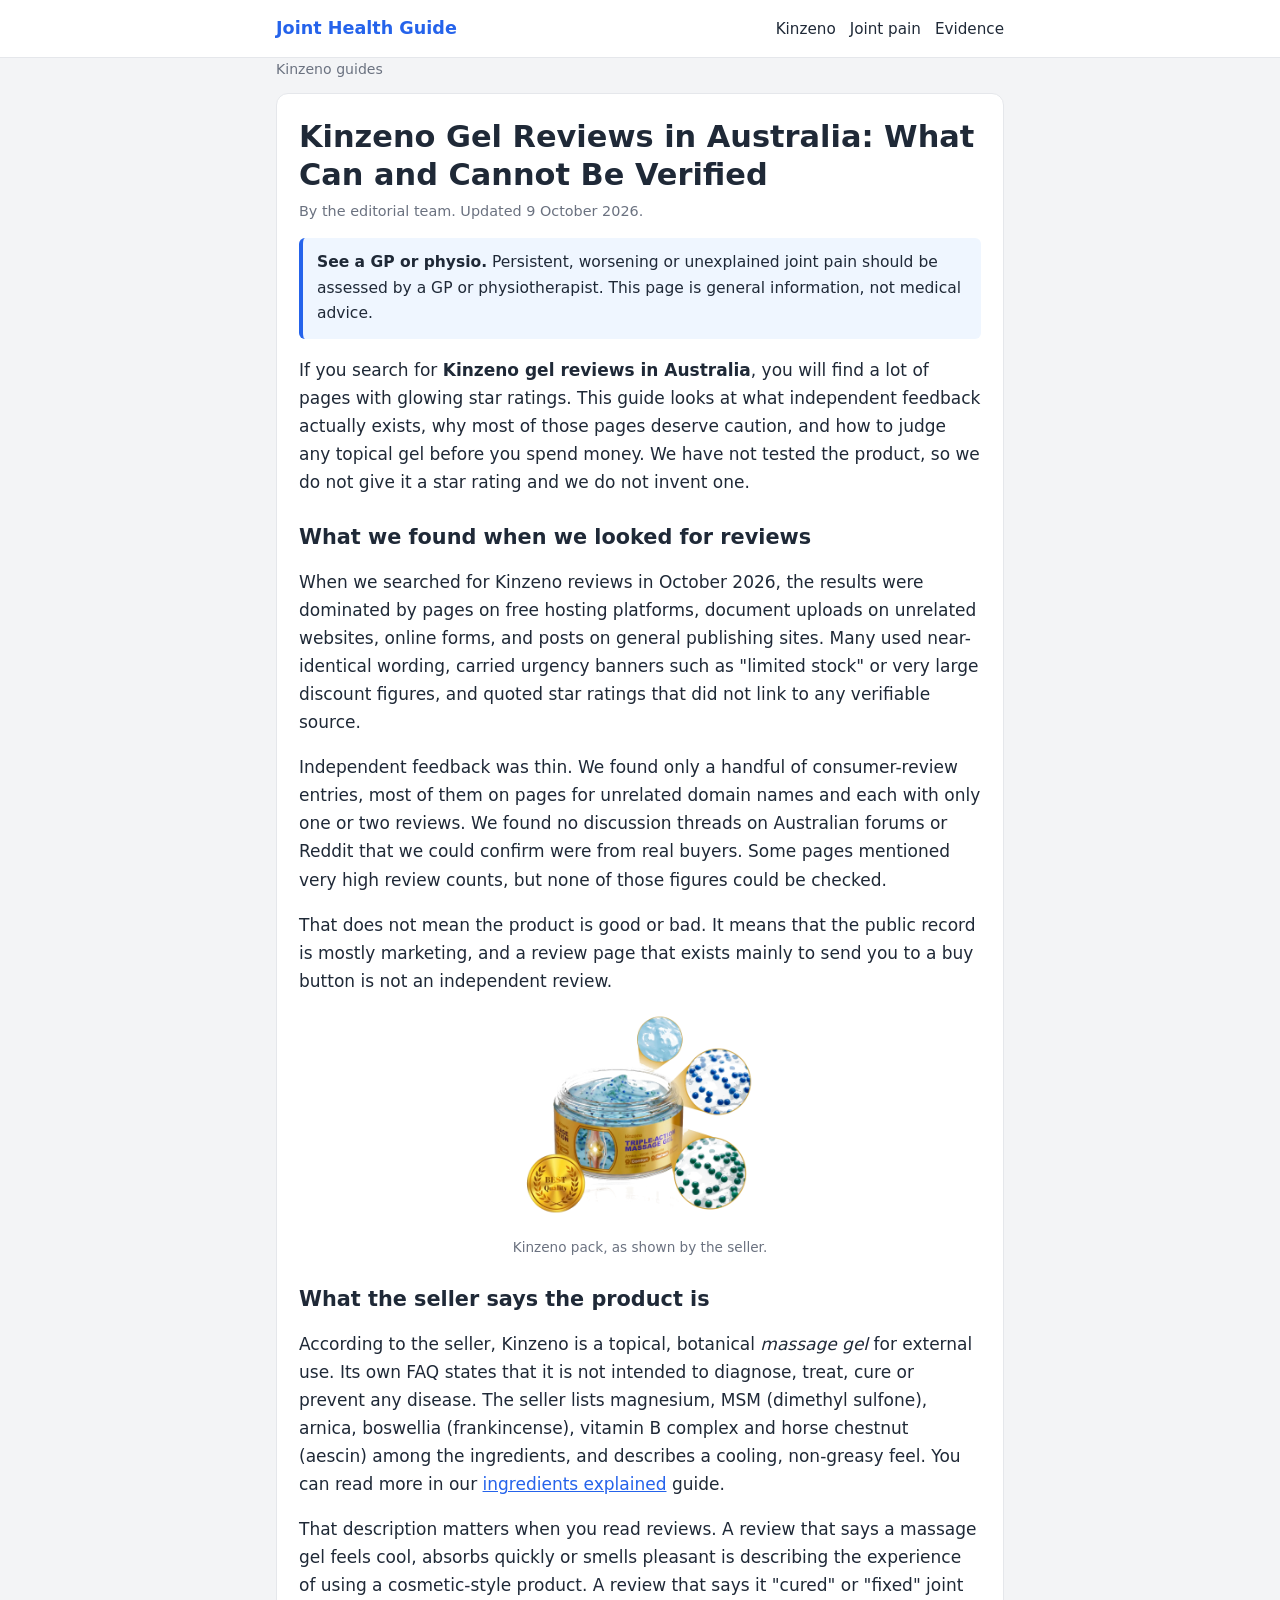
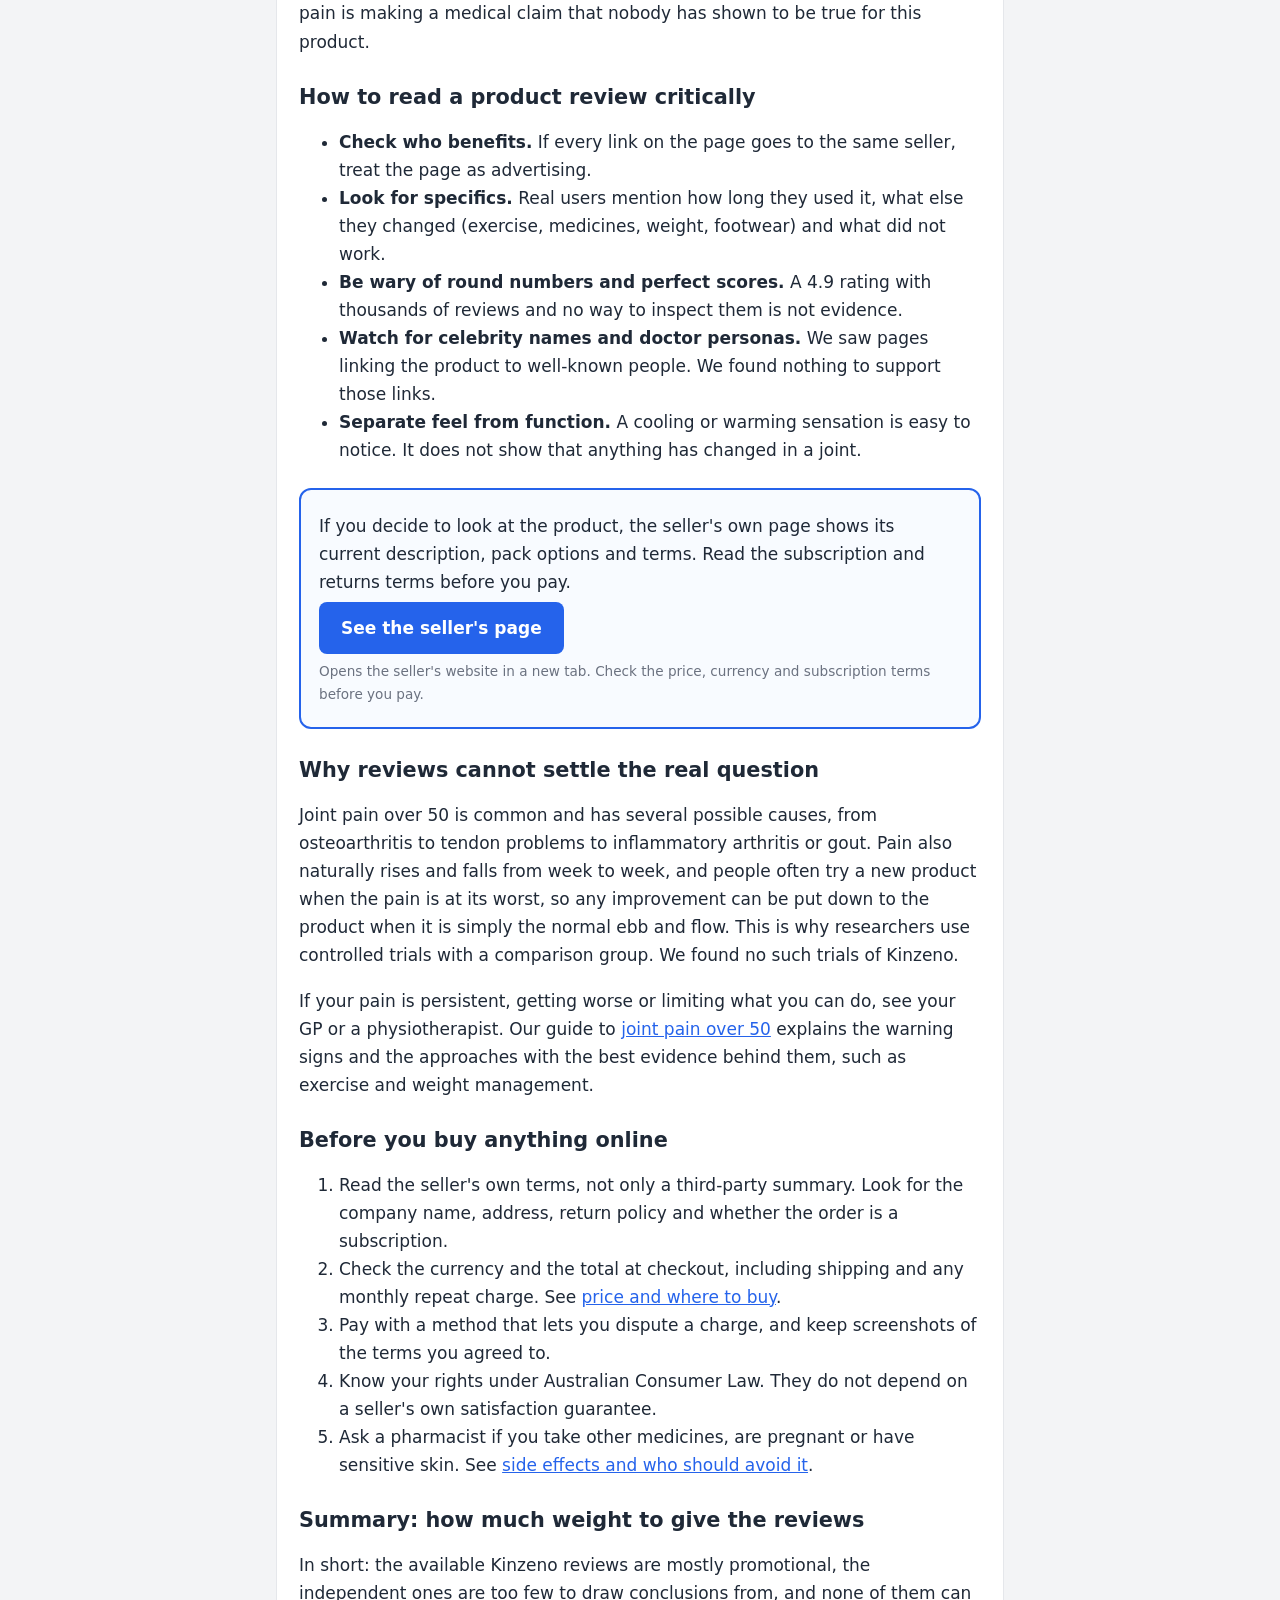
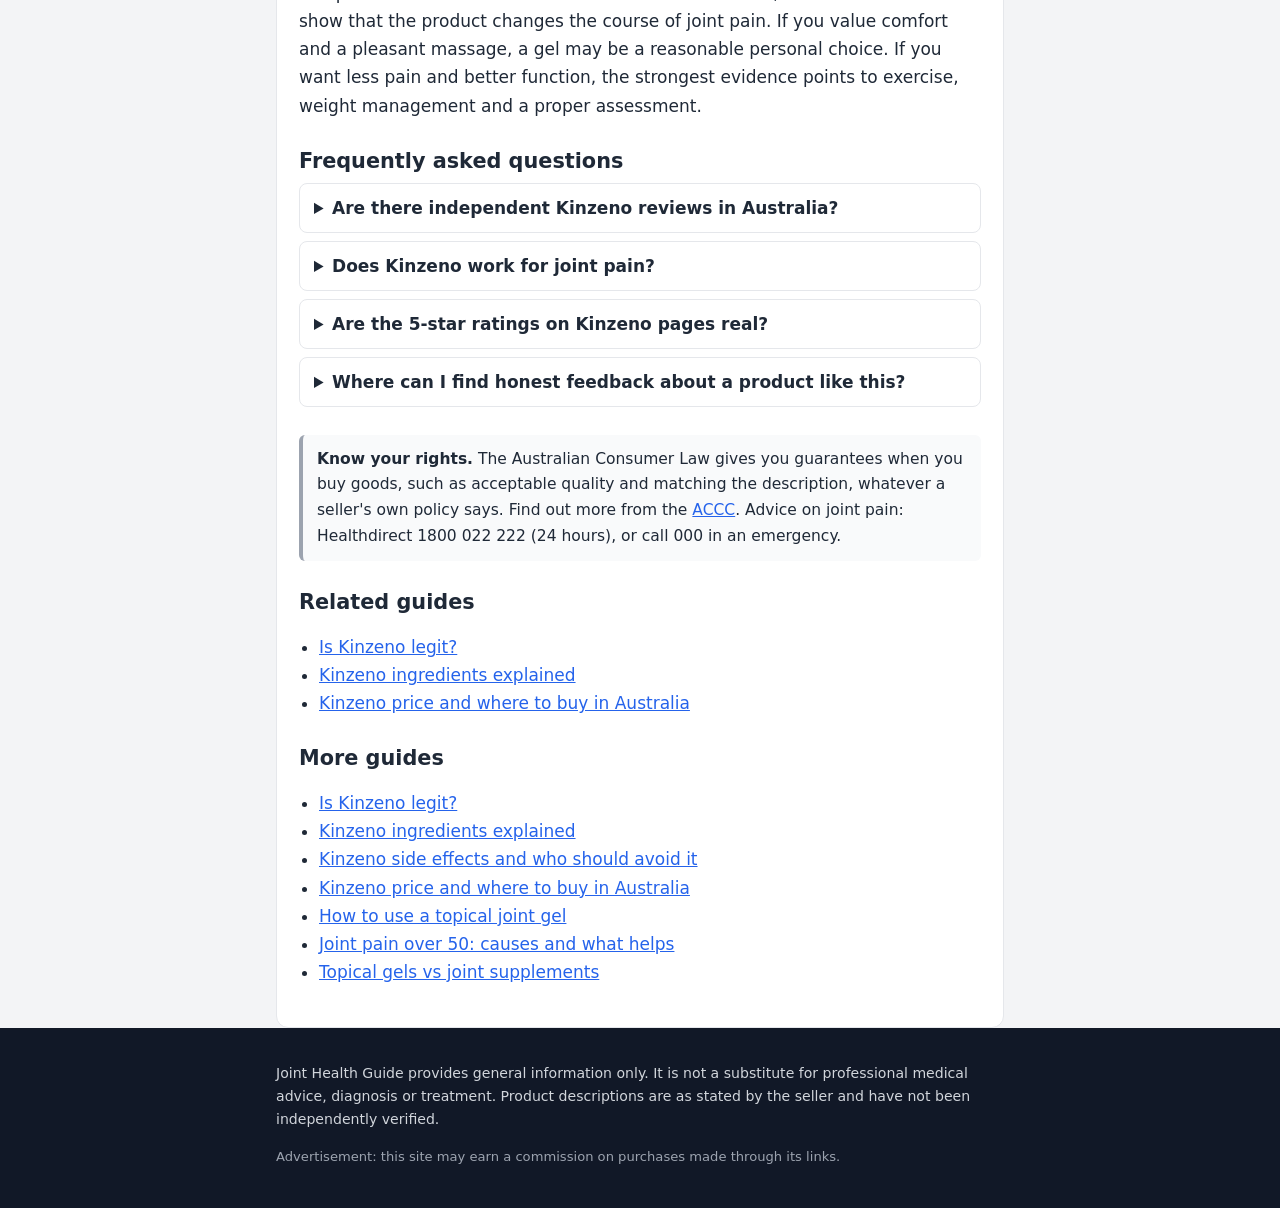
<file: kinzeno-gel-reviews-australia/index.html>
<!doctype html>
<html lang="en-AU">
<head>
<meta charset="utf-8">
<meta name="viewport" content="width=device-width, initial-scale=1">
<title>Kinzeno Gel Reviews Australia: What Can and Cannot Be Verified</title>
<meta name="description" content="Looking for Kinzeno gel reviews in Australia? See what independent feedback exists, why many review pages are unreliable, and how to judge a massage gel before buying.">
<meta name="robots" content="index, follow">
<link rel="canonical" href="https://relief.theconsumerchoice.shop/kinzeno-gel-reviews-australia/">
<meta property="og:type" content="article">
<meta property="og:locale" content="en_AU">
<meta property="og:site_name" content="Joint Health Guide">
<meta property="og:title" content="Kinzeno Gel Reviews Australia: What Can and Cannot Be Verified">
<meta property="og:description" content="Looking for Kinzeno gel reviews in Australia? See what independent feedback exists, why many review pages are unreliable, and how to judge a massage gel before buying.">
<meta property="og:url" content="https://relief.theconsumerchoice.shop/kinzeno-gel-reviews-australia/">
<meta property="og:image" content="https://relief.theconsumerchoice.shop/img/kinzeno-jar.png">
<link rel="stylesheet" href="/guide.css">
<script type="application/ld+json">{"@context": "https://schema.org", "@type": "Article", "headline": "Kinzeno Gel Reviews in Australia: What Can and Cannot Be Verified", "description": "Looking for Kinzeno gel reviews in Australia? See what independent feedback exists, why many review pages are unreliable, and how to judge a massage gel before buying.", "datePublished": "2026-10-09", "dateModified": "2026-10-09", "inLanguage": "en-AU", "mainEntityOfPage": "https://relief.theconsumerchoice.shop/kinzeno-gel-reviews-australia/", "author": {"@type": "Organization", "name": "Joint Health Guide editorial team"}, "publisher": {"@type": "Organization", "name": "Joint Health Guide"}, "image": "https://relief.theconsumerchoice.shop/img/kinzeno-jar.png"}</script>
<script type="application/ld+json">{"@context": "https://schema.org", "@type": "BreadcrumbList", "itemListElement": [{"@type": "ListItem", "position": 1, "name": "Kinzeno guides", "item": "https://relief.theconsumerchoice.shop/kinzeno-gel-reviews-australia/"}]}</script>
<script type="application/ld+json">{"@context": "https://schema.org", "@type": "FAQPage", "mainEntity": [{"@type": "Question", "name": "Are there independent Kinzeno reviews in Australia?", "acceptedAnswer": {"@type": "Answer", "text": "We could not find any that we could verify. Most pages we saw were promotional, and the few consumer-review entries had very small sample sizes."}}, {"@type": "Question", "name": "Does Kinzeno work for joint pain?", "acceptedAnswer": {"@type": "Answer", "text": "We found no controlled trials of the finished product. The seller describes it as a massage gel and says it is not intended to diagnose, treat, cure or prevent any disease."}}, {"@type": "Question", "name": "Are the 5-star ratings on Kinzeno pages real?", "acceptedAnswer": {"@type": "Answer", "text": "We could not verify them. Ratings that appear on pages whose main purpose is to link to a buy button should not be treated as independent evidence."}}, {"@type": "Question", "name": "Where can I find honest feedback about a product like this?", "acceptedAnswer": {"@type": "Answer", "text": "Look for specific, dated comments on independent consumer sites, ask your pharmacist or GP, and check the ACCC Scamwatch website if something seems off."}}]}</script>
</head>
<body>
<header class="site"><div class="wrap"><span class="brand">Joint Health Guide</span>
<nav aria-label="Guides"><a href="/kinzeno-gel-reviews-australia/">Kinzeno</a><a href="/joint-pain-over-50-causes-and-what-helps/">Joint pain</a><a href="/topical-gels-vs-joint-supplements-what-the-evidence-says/">Evidence</a></nav></div></header>
<main class="wrap">
<nav class="crumbs" aria-label="Breadcrumb">Kinzeno guides</nav>
<article>
<h1>Kinzeno Gel Reviews in Australia: What Can and Cannot Be Verified</h1>
<p class="meta">By the editorial team. Updated 9 October 2026.</p>
<div class="notice"><strong>See a GP or physio.</strong> Persistent, worsening or unexplained joint pain should be assessed by a GP or physiotherapist. This page is general information, not medical advice.</div>
<p>If you search for <strong>Kinzeno gel reviews in Australia</strong>, you will find a lot of pages with glowing star ratings. This guide looks at what independent feedback actually exists, why most of those pages deserve caution, and how to judge any topical gel before you spend money. We have not tested the product, so we do not give it a star rating and we do not invent one.</p>
<h2>What we found when we looked for reviews</h2>
<p>When we searched for Kinzeno reviews in October 2026, the results were dominated by pages on free hosting platforms, document uploads on unrelated websites, online forms, and posts on general publishing sites. Many used near-identical wording, carried urgency banners such as &quot;limited stock&quot; or very large discount figures, and quoted star ratings that did not link to any verifiable source.</p>
<p>Independent feedback was thin. We found only a handful of consumer-review entries, most of them on pages for unrelated domain names and each with only one or two reviews. We found no discussion threads on Australian forums or Reddit that we could confirm were from real buyers. Some pages mentioned very high review counts, but none of those figures could be checked.</p>
<p>That does not mean the product is good or bad. It means that the public record is mostly marketing, and a review page that exists mainly to send you to a buy button is not an independent review.</p>
<figure class="pack"><img src="/img/kinzeno-jar.png" alt="Jar of Kinzeno massage gel, as shown by the seller" width="1108" height="992" loading="lazy"><figcaption>Kinzeno pack, as shown by the seller.</figcaption></figure>
<h2>What the seller says the product is</h2>
<p>According to the seller, Kinzeno is a topical, botanical <em>massage gel</em> for external use. Its own FAQ states that it is not intended to diagnose, treat, cure or prevent any disease. The seller lists magnesium, MSM (dimethyl sulfone), arnica, boswellia (frankincense), vitamin B complex and horse chestnut (aescin) among the ingredients, and describes a cooling, non-greasy feel. You can read more in our <a href="/kinzeno-ingredients-explained/">ingredients explained</a> guide.</p>
<p>That description matters when you read reviews. A review that says a massage gel feels cool, absorbs quickly or smells pleasant is describing the experience of using a cosmetic-style product. A review that says it &quot;cured&quot; or &quot;fixed&quot; joint pain is making a medical claim that nobody has shown to be true for this product.</p>
<h2>How to read a product review critically</h2>
<ul>
<li><strong>Check who benefits.</strong> If every link on the page goes to the same seller, treat the page as advertising.</li>
<li><strong>Look for specifics.</strong> Real users mention how long they used it, what else they changed (exercise, medicines, weight, footwear) and what did not work.</li>
<li><strong>Be wary of round numbers and perfect scores.</strong> A 4.9 rating with thousands of reviews and no way to inspect them is not evidence.</li>
<li><strong>Watch for celebrity names and doctor personas.</strong> We saw pages linking the product to well-known people. We found nothing to support those links.</li>
<li><strong>Separate feel from function.</strong> A cooling or warming sensation is easy to notice. It does not show that anything has changed in a joint.</li>
</ul>
<aside class="cta"><p>If you decide to look at the product, the seller's own page shows its current description, pack options and terms. Read the subscription and returns terms before you pay.</p><p><a class="btn" href="https://www.knownwalk.com/2JCZKZ1X/23BLNZTZ/?uid=5462" rel="sponsored nofollow noopener" target="_blank">See the seller's page</a></p><p class="small">Opens the seller's website in a new tab. Check the price, currency and subscription terms before you pay.</p></aside>
<h2>Why reviews cannot settle the real question</h2>
<p>Joint pain over 50 is common and has several possible causes, from osteoarthritis to tendon problems to inflammatory arthritis or gout. Pain also naturally rises and falls from week to week, and people often try a new product when the pain is at its worst, so any improvement can be put down to the product when it is simply the normal ebb and flow. This is why researchers use controlled trials with a comparison group. We found no such trials of Kinzeno.</p>
<p>If your pain is persistent, getting worse or limiting what you can do, see your GP or a physiotherapist. Our guide to <a href="/joint-pain-over-50-causes-and-what-helps/">joint pain over 50</a> explains the warning signs and the approaches with the best evidence behind them, such as exercise and weight management.</p>
<h2>Before you buy anything online</h2>
<ol>
<li>Read the seller's own terms, not only a third-party summary. Look for the company name, address, return policy and whether the order is a subscription.</li>
<li>Check the currency and the total at checkout, including shipping and any monthly repeat charge. See <a href="/kinzeno-price-where-to-buy-australia/">price and where to buy</a>.</li>
<li>Pay with a method that lets you dispute a charge, and keep screenshots of the terms you agreed to.</li>
<li>Know your rights under Australian Consumer Law. They do not depend on a seller's own satisfaction guarantee.</li>
<li>Ask a pharmacist if you take other medicines, are pregnant or have sensitive skin. See <a href="/kinzeno-side-effects-and-who-should-avoid-it/">side effects and who should avoid it</a>.</li>
</ol>
<h2>Summary: how much weight to give the reviews</h2>
<p>In short: the available Kinzeno reviews are mostly promotional, the independent ones are too few to draw conclusions from, and none of them can show that the product changes the course of joint pain. If you value comfort and a pleasant massage, a gel may be a reasonable personal choice. If you want less pain and better function, the strongest evidence points to exercise, weight management and a proper assessment.</p>

<h2>Frequently asked questions</h2>
<details><summary>Are there independent Kinzeno reviews in Australia?</summary><p>We could not find any that we could verify. Most pages we saw were promotional, and the few consumer-review entries had very small sample sizes.</p></details>
<details><summary>Does Kinzeno work for joint pain?</summary><p>We found no controlled trials of the finished product. The seller describes it as a massage gel and says it is not intended to diagnose, treat, cure or prevent any disease.</p></details>
<details><summary>Are the 5-star ratings on Kinzeno pages real?</summary><p>We could not verify them. Ratings that appear on pages whose main purpose is to link to a buy button should not be treated as independent evidence.</p></details>
<details><summary>Where can I find honest feedback about a product like this?</summary><p>Look for specific, dated comments on independent consumer sites, ask your pharmacist or GP, and check the ACCC Scamwatch website if something seems off.</p></details>

<div class="notice alt"><strong>Know your rights.</strong> The Australian Consumer Law gives you guarantees when you buy goods, such as acceptable quality and matching the description, whatever a seller's own policy says. Find out more from the <a href="https://www.accc.gov.au/consumers" rel="noopener" target="_blank">ACCC</a>. Advice on joint pain: Healthdirect 1800 022 222 (24 hours), or call 000 in an emergency.</div>
<section class="related"><h2>Related guides</h2><ul><li><a href="/is-kinzeno-legit/">Is Kinzeno legit?</a></li><li><a href="/kinzeno-ingredients-explained/">Kinzeno ingredients explained</a></li><li><a href="/kinzeno-price-where-to-buy-australia/">Kinzeno price and where to buy in Australia</a></li></ul></section>
<section class="more"><h2>More guides</h2><ul><li><a href="/is-kinzeno-legit/">Is Kinzeno legit?</a></li><li><a href="/kinzeno-ingredients-explained/">Kinzeno ingredients explained</a></li><li><a href="/kinzeno-side-effects-and-who-should-avoid-it/">Kinzeno side effects and who should avoid it</a></li><li><a href="/kinzeno-price-where-to-buy-australia/">Kinzeno price and where to buy in Australia</a></li><li><a href="/how-to-use-a-topical-joint-gel/">How to use a topical joint gel</a></li><li><a href="/joint-pain-over-50-causes-and-what-helps/">Joint pain over 50: causes and what helps</a></li><li><a href="/topical-gels-vs-joint-supplements-what-the-evidence-says/">Topical gels vs joint supplements</a></li></ul></section>
</article>
</main>
<footer class="site"><div class="wrap">
<p>Joint Health Guide provides general information only. It is not a substitute for professional medical advice, diagnosis or treatment. Product descriptions are as stated by the seller and have not been independently verified.</p>
<p class="ad">Advertisement: this site may earn a commission on purchases made through its links.</p>
</div></footer>
</body>
</html>
</file>
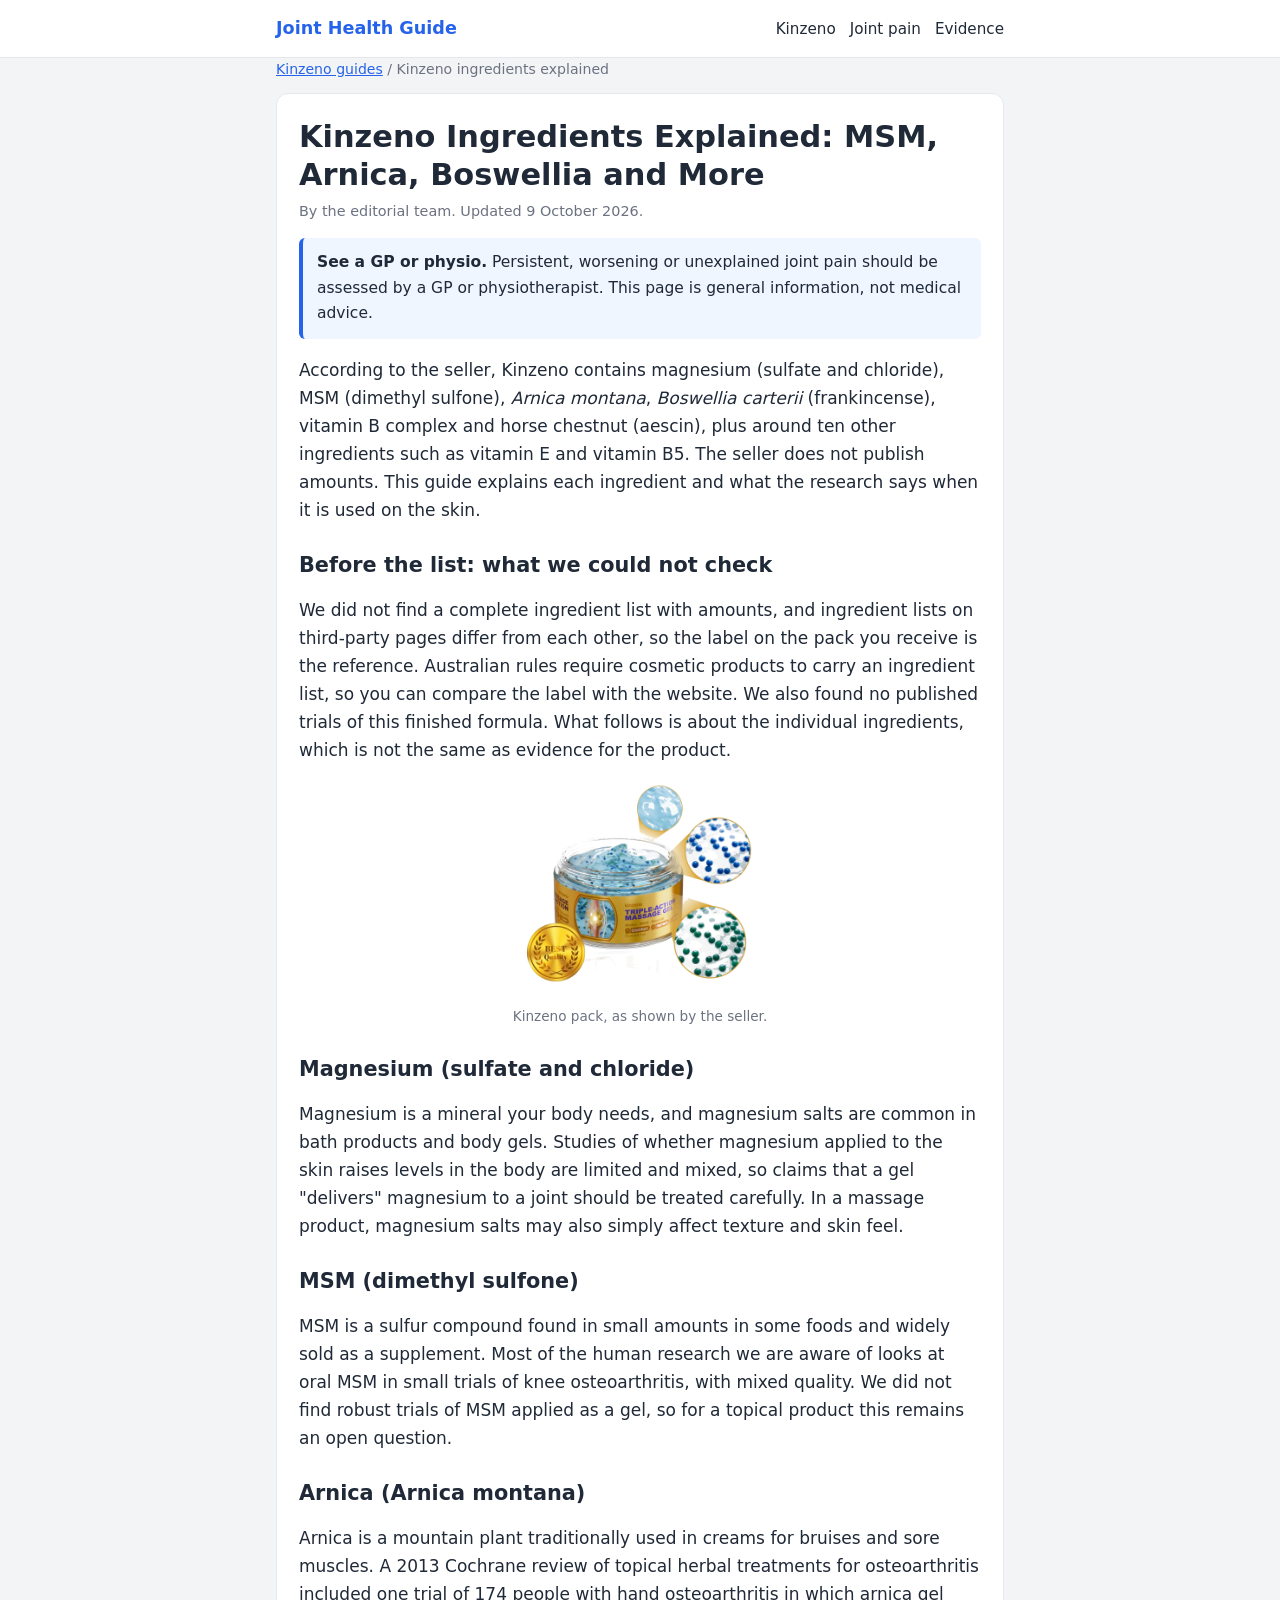
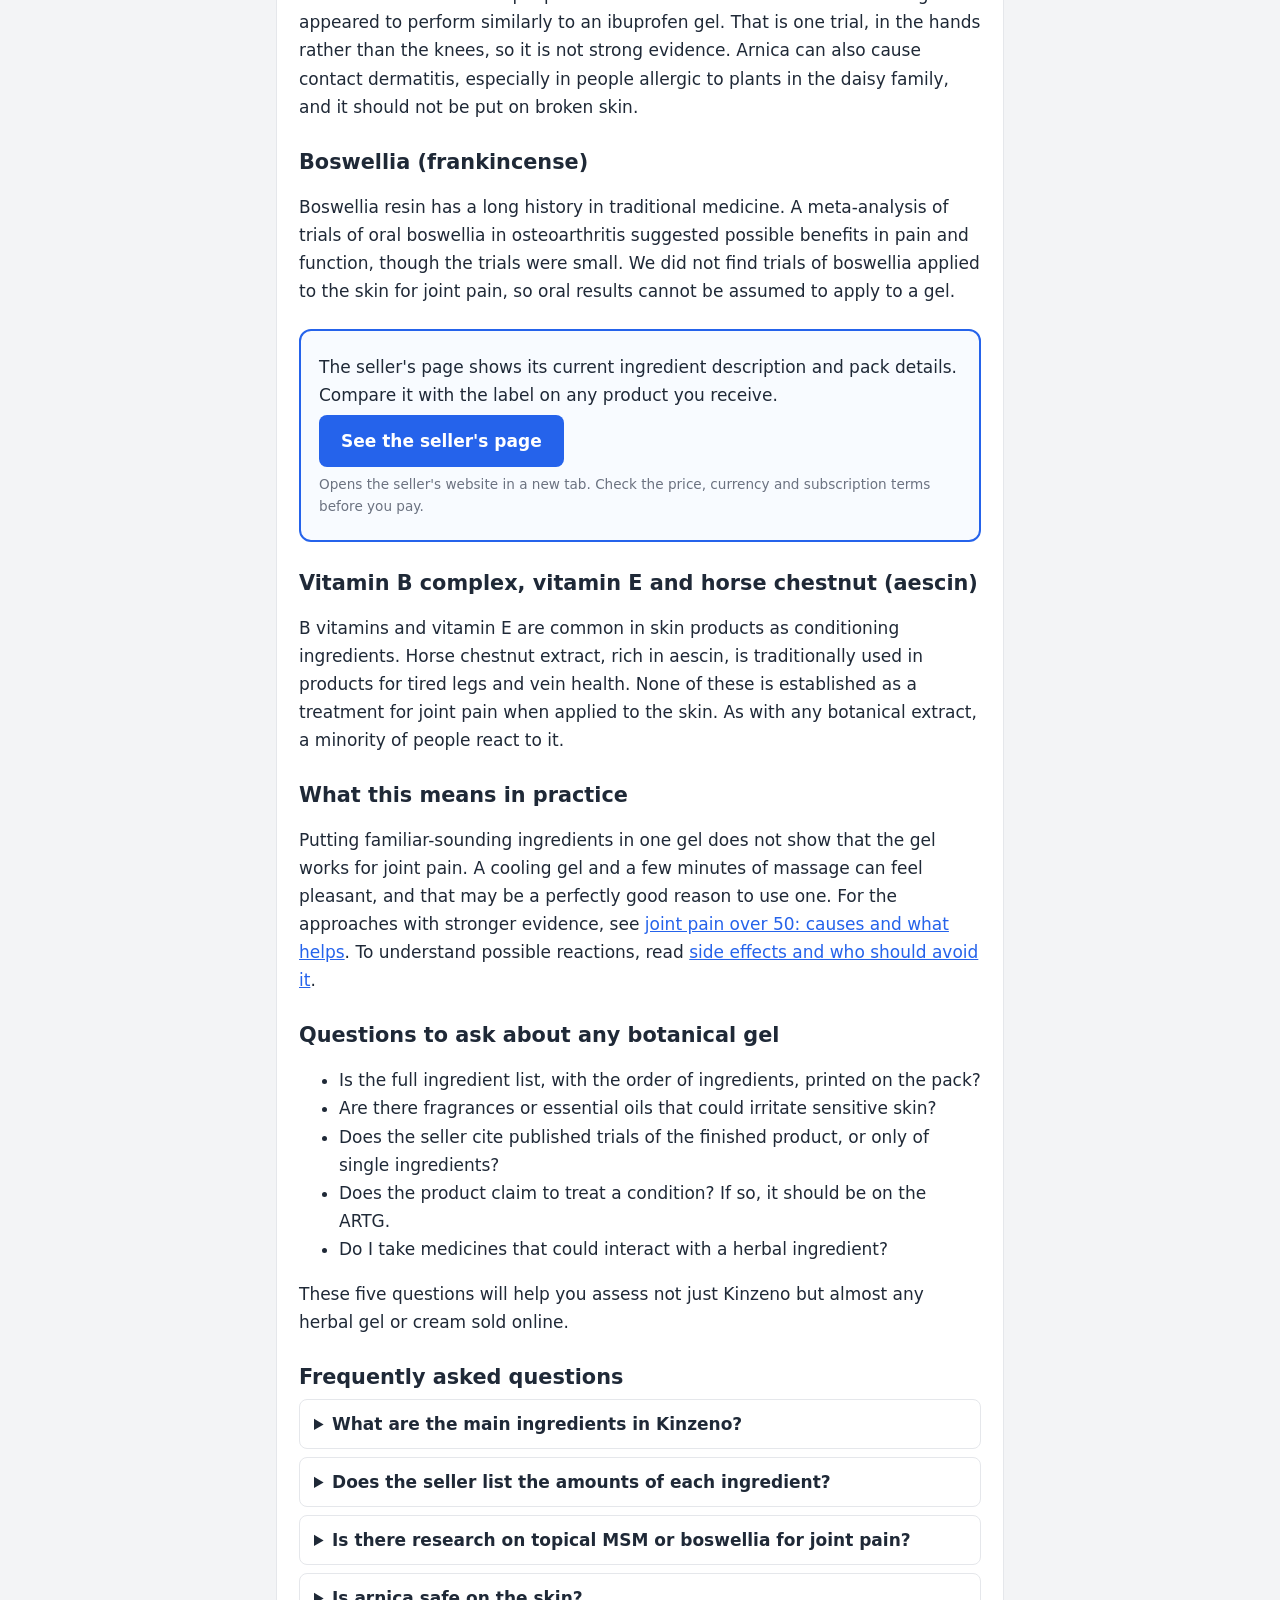
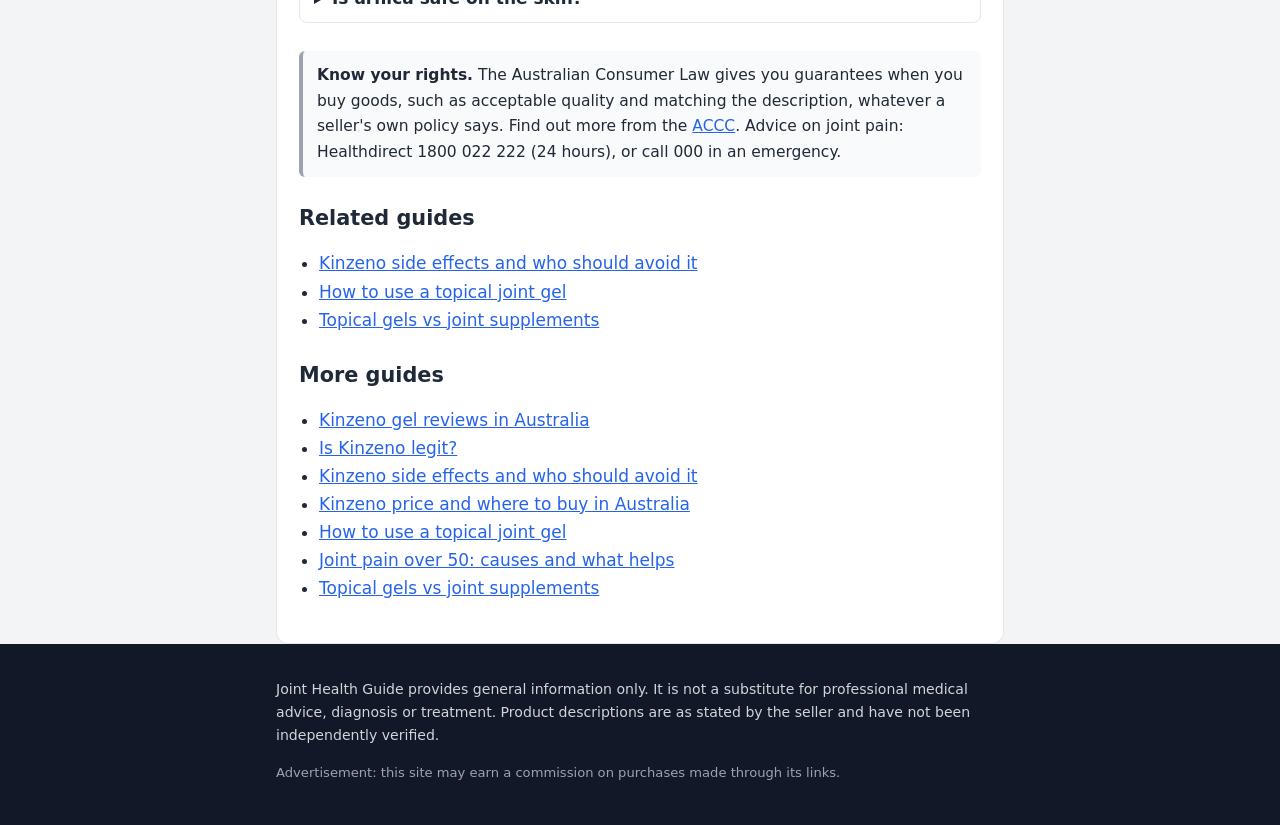
<file: kinzeno-ingredients-explained/index.html>
<!doctype html>
<html lang="en-AU">
<head>
<meta charset="utf-8">
<meta name="viewport" content="width=device-width, initial-scale=1">
<title>Kinzeno Ingredients Explained: MSM, Arnica, Boswellia and More</title>
<meta name="description" content="What is in Kinzeno gel? A plain-English look at MSM, arnica, boswellia, magnesium, vitamin B and horse chestnut, and what the research does and does not show.">
<meta name="robots" content="index, follow">
<link rel="canonical" href="https://relief.theconsumerchoice.shop/kinzeno-ingredients-explained/">
<meta property="og:type" content="article">
<meta property="og:locale" content="en_AU">
<meta property="og:site_name" content="Joint Health Guide">
<meta property="og:title" content="Kinzeno Ingredients Explained: MSM, Arnica, Boswellia and More">
<meta property="og:description" content="What is in Kinzeno gel? A plain-English look at MSM, arnica, boswellia, magnesium, vitamin B and horse chestnut, and what the research does and does not show.">
<meta property="og:url" content="https://relief.theconsumerchoice.shop/kinzeno-ingredients-explained/">
<meta property="og:image" content="https://relief.theconsumerchoice.shop/img/kinzeno-jar.png">
<link rel="stylesheet" href="/guide.css">
<script type="application/ld+json">{"@context": "https://schema.org", "@type": "Article", "headline": "Kinzeno Ingredients Explained: MSM, Arnica, Boswellia and More", "description": "What is in Kinzeno gel? A plain-English look at MSM, arnica, boswellia, magnesium, vitamin B and horse chestnut, and what the research does and does not show.", "datePublished": "2026-10-09", "dateModified": "2026-10-09", "inLanguage": "en-AU", "mainEntityOfPage": "https://relief.theconsumerchoice.shop/kinzeno-ingredients-explained/", "author": {"@type": "Organization", "name": "Joint Health Guide editorial team"}, "publisher": {"@type": "Organization", "name": "Joint Health Guide"}, "image": "https://relief.theconsumerchoice.shop/img/kinzeno-jar.png"}</script>
<script type="application/ld+json">{"@context": "https://schema.org", "@type": "BreadcrumbList", "itemListElement": [{"@type": "ListItem", "position": 1, "name": "Kinzeno guides", "item": "https://relief.theconsumerchoice.shop/kinzeno-gel-reviews-australia/"}, {"@type": "ListItem", "position": 2, "name": "Kinzeno ingredients explained", "item": "https://relief.theconsumerchoice.shop/kinzeno-ingredients-explained/"}]}</script>
<script type="application/ld+json">{"@context": "https://schema.org", "@type": "FAQPage", "mainEntity": [{"@type": "Question", "name": "What are the main ingredients in Kinzeno?", "acceptedAnswer": {"@type": "Answer", "text": "According to the seller: magnesium sulfate and chloride, MSM, arnica, boswellia, vitamin B complex and horse chestnut (aescin), plus other ingredients."}}, {"@type": "Question", "name": "Does the seller list the amounts of each ingredient?", "acceptedAnswer": {"@type": "Answer", "text": "Not in the pages we read, so the dose of each ingredient is unknown."}}, {"@type": "Question", "name": "Is there research on topical MSM or boswellia for joint pain?", "acceptedAnswer": {"@type": "Answer", "text": "We did not find robust trials of either applied to the skin. Studies on boswellia mostly look at oral forms."}}, {"@type": "Question", "name": "Is arnica safe on the skin?", "acceptedAnswer": {"@type": "Answer", "text": "Many people use arnica gels without trouble, but it can cause skin reactions, particularly in people allergic to daisy-family plants, and it should not be used on broken skin."}}]}</script>
</head>
<body>
<header class="site"><div class="wrap"><span class="brand">Joint Health Guide</span>
<nav aria-label="Guides"><a href="/kinzeno-gel-reviews-australia/">Kinzeno</a><a href="/joint-pain-over-50-causes-and-what-helps/">Joint pain</a><a href="/topical-gels-vs-joint-supplements-what-the-evidence-says/">Evidence</a></nav></div></header>
<main class="wrap">
<nav class="crumbs" aria-label="Breadcrumb"><a href="/kinzeno-gel-reviews-australia/">Kinzeno guides</a> / Kinzeno ingredients explained</nav>
<article>
<h1>Kinzeno Ingredients Explained: MSM, Arnica, Boswellia and More</h1>
<p class="meta">By the editorial team. Updated 9 October 2026.</p>
<div class="notice"><strong>See a GP or physio.</strong> Persistent, worsening or unexplained joint pain should be assessed by a GP or physiotherapist. This page is general information, not medical advice.</div>
<p>According to the seller, Kinzeno contains magnesium (sulfate and chloride), MSM (dimethyl sulfone), <em>Arnica montana</em>, <em>Boswellia carterii</em> (frankincense), vitamin B complex and horse chestnut (aescin), plus around ten other ingredients such as vitamin E and vitamin B5. The seller does not publish amounts. This guide explains each ingredient and what the research says when it is used on the skin.</p>
<h2>Before the list: what we could not check</h2>
<p>We did not find a complete ingredient list with amounts, and ingredient lists on third-party pages differ from each other, so the label on the pack you receive is the reference. Australian rules require cosmetic products to carry an ingredient list, so you can compare the label with the website. We also found no published trials of this finished formula. What follows is about the individual ingredients, which is not the same as evidence for the product.</p>
<figure class="pack"><img src="/img/kinzeno-jar.png" alt="Jar of Kinzeno massage gel, as shown by the seller" width="1108" height="992" loading="lazy"><figcaption>Kinzeno pack, as shown by the seller.</figcaption></figure>
<h2>Magnesium (sulfate and chloride)</h2>
<p>Magnesium is a mineral your body needs, and magnesium salts are common in bath products and body gels. Studies of whether magnesium applied to the skin raises levels in the body are limited and mixed, so claims that a gel &quot;delivers&quot; magnesium to a joint should be treated carefully. In a massage product, magnesium salts may also simply affect texture and skin feel.</p>
<h2>MSM (dimethyl sulfone)</h2>
<p>MSM is a sulfur compound found in small amounts in some foods and widely sold as a supplement. Most of the human research we are aware of looks at oral MSM in small trials of knee osteoarthritis, with mixed quality. We did not find robust trials of MSM applied as a gel, so for a topical product this remains an open question.</p>
<h2>Arnica (Arnica montana)</h2>
<p>Arnica is a mountain plant traditionally used in creams for bruises and sore muscles. A 2013 Cochrane review of topical herbal treatments for osteoarthritis included one trial of 174 people with hand osteoarthritis in which arnica gel appeared to perform similarly to an ibuprofen gel. That is one trial, in the hands rather than the knees, so it is not strong evidence. Arnica can also cause contact dermatitis, especially in people allergic to plants in the daisy family, and it should not be put on broken skin.</p>
<h2>Boswellia (frankincense)</h2>
<p>Boswellia resin has a long history in traditional medicine. A meta-analysis of trials of oral boswellia in osteoarthritis suggested possible benefits in pain and function, though the trials were small. We did not find trials of boswellia applied to the skin for joint pain, so oral results cannot be assumed to apply to a gel.</p>
<aside class="cta"><p>The seller's page shows its current ingredient description and pack details. Compare it with the label on any product you receive.</p><p><a class="btn" href="https://www.knownwalk.com/2JCZKZ1X/23BLNZTZ/?uid=5462" rel="sponsored nofollow noopener" target="_blank">See the seller's page</a></p><p class="small">Opens the seller's website in a new tab. Check the price, currency and subscription terms before you pay.</p></aside>
<h2>Vitamin B complex, vitamin E and horse chestnut (aescin)</h2>
<p>B vitamins and vitamin E are common in skin products as conditioning ingredients. Horse chestnut extract, rich in aescin, is traditionally used in products for tired legs and vein health. None of these is established as a treatment for joint pain when applied to the skin. As with any botanical extract, a minority of people react to it.</p>
<h2>What this means in practice</h2>
<p>Putting familiar-sounding ingredients in one gel does not show that the gel works for joint pain. A cooling gel and a few minutes of massage can feel pleasant, and that may be a perfectly good reason to use one. For the approaches with stronger evidence, see <a href="/joint-pain-over-50-causes-and-what-helps/">joint pain over 50: causes and what helps</a>. To understand possible reactions, read <a href="/kinzeno-side-effects-and-who-should-avoid-it/">side effects and who should avoid it</a>.</p>
<h2>Questions to ask about any botanical gel</h2>
<ul>
<li>Is the full ingredient list, with the order of ingredients, printed on the pack?</li>
<li>Are there fragrances or essential oils that could irritate sensitive skin?</li>
<li>Does the seller cite published trials of the finished product, or only of single ingredients?</li>
<li>Does the product claim to treat a condition? If so, it should be on the ARTG.</li>
<li>Do I take medicines that could interact with a herbal ingredient?</li>
</ul>
<p>These five questions will help you assess not just Kinzeno but almost any herbal gel or cream sold online.</p>

<h2>Frequently asked questions</h2>
<details><summary>What are the main ingredients in Kinzeno?</summary><p>According to the seller: magnesium sulfate and chloride, MSM, arnica, boswellia, vitamin B complex and horse chestnut (aescin), plus other ingredients.</p></details>
<details><summary>Does the seller list the amounts of each ingredient?</summary><p>Not in the pages we read, so the dose of each ingredient is unknown.</p></details>
<details><summary>Is there research on topical MSM or boswellia for joint pain?</summary><p>We did not find robust trials of either applied to the skin. Studies on boswellia mostly look at oral forms.</p></details>
<details><summary>Is arnica safe on the skin?</summary><p>Many people use arnica gels without trouble, but it can cause skin reactions, particularly in people allergic to daisy-family plants, and it should not be used on broken skin.</p></details>

<div class="notice alt"><strong>Know your rights.</strong> The Australian Consumer Law gives you guarantees when you buy goods, such as acceptable quality and matching the description, whatever a seller's own policy says. Find out more from the <a href="https://www.accc.gov.au/consumers" rel="noopener" target="_blank">ACCC</a>. Advice on joint pain: Healthdirect 1800 022 222 (24 hours), or call 000 in an emergency.</div>
<section class="related"><h2>Related guides</h2><ul><li><a href="/kinzeno-side-effects-and-who-should-avoid-it/">Kinzeno side effects and who should avoid it</a></li><li><a href="/how-to-use-a-topical-joint-gel/">How to use a topical joint gel</a></li><li><a href="/topical-gels-vs-joint-supplements-what-the-evidence-says/">Topical gels vs joint supplements</a></li></ul></section>
<section class="more"><h2>More guides</h2><ul><li><a href="/kinzeno-gel-reviews-australia/">Kinzeno gel reviews in Australia</a></li><li><a href="/is-kinzeno-legit/">Is Kinzeno legit?</a></li><li><a href="/kinzeno-side-effects-and-who-should-avoid-it/">Kinzeno side effects and who should avoid it</a></li><li><a href="/kinzeno-price-where-to-buy-australia/">Kinzeno price and where to buy in Australia</a></li><li><a href="/how-to-use-a-topical-joint-gel/">How to use a topical joint gel</a></li><li><a href="/joint-pain-over-50-causes-and-what-helps/">Joint pain over 50: causes and what helps</a></li><li><a href="/topical-gels-vs-joint-supplements-what-the-evidence-says/">Topical gels vs joint supplements</a></li></ul></section>
</article>
</main>
<footer class="site"><div class="wrap">
<p>Joint Health Guide provides general information only. It is not a substitute for professional medical advice, diagnosis or treatment. Product descriptions are as stated by the seller and have not been independently verified.</p>
<p class="ad">Advertisement: this site may earn a commission on purchases made through its links.</p>
</div></footer>
</body>
</html>
</file>
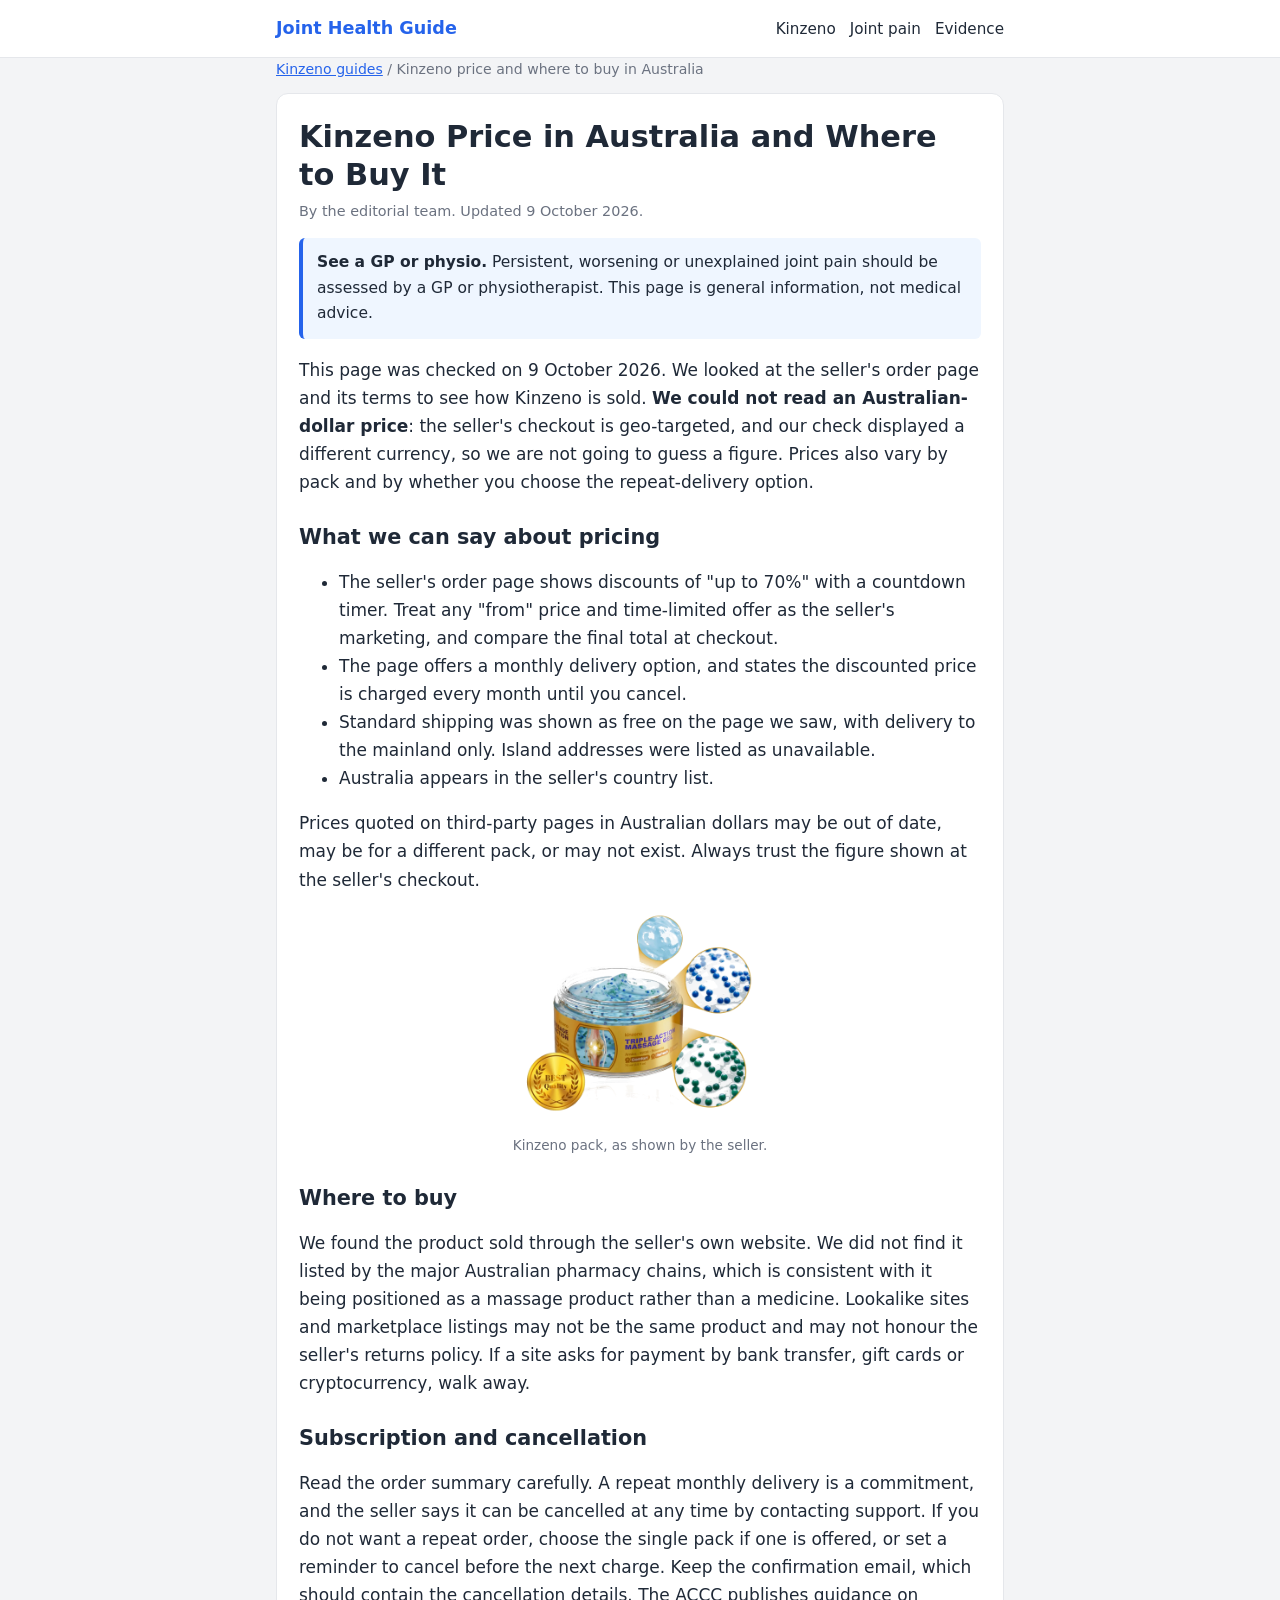
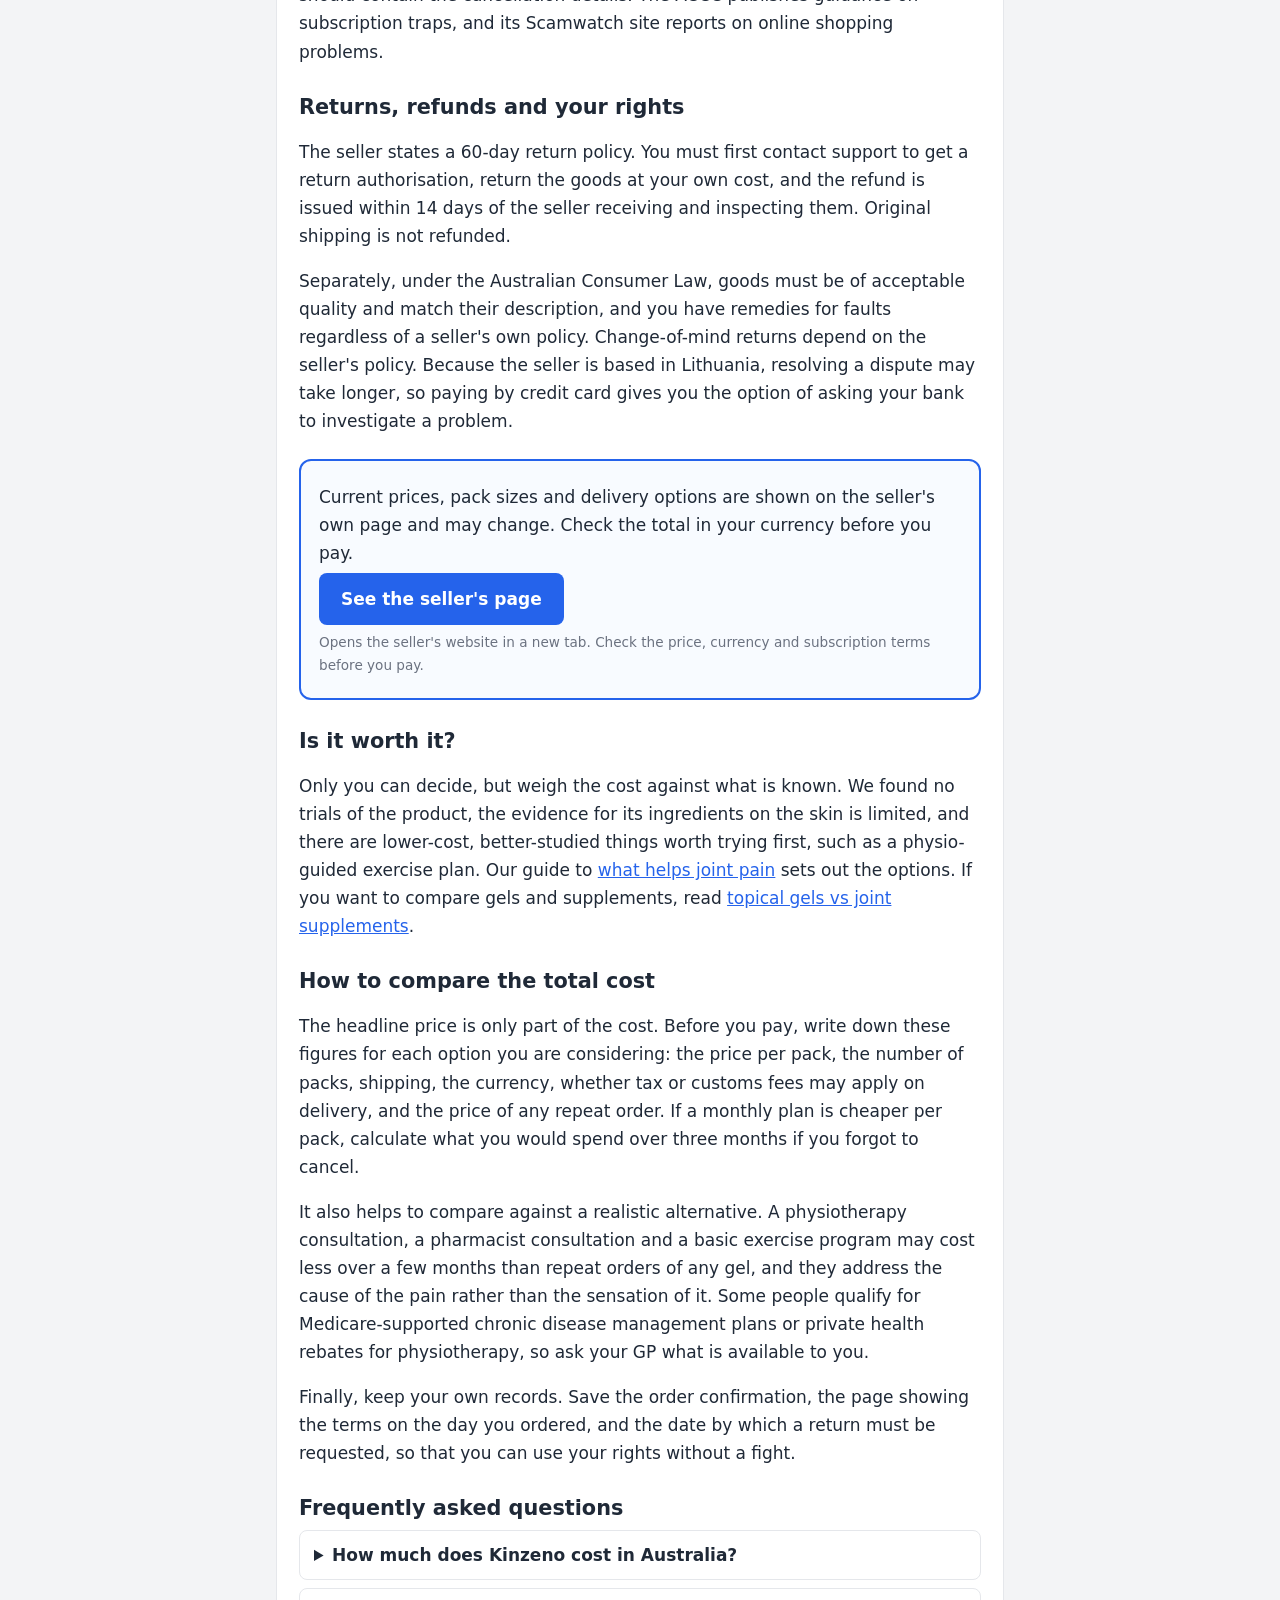
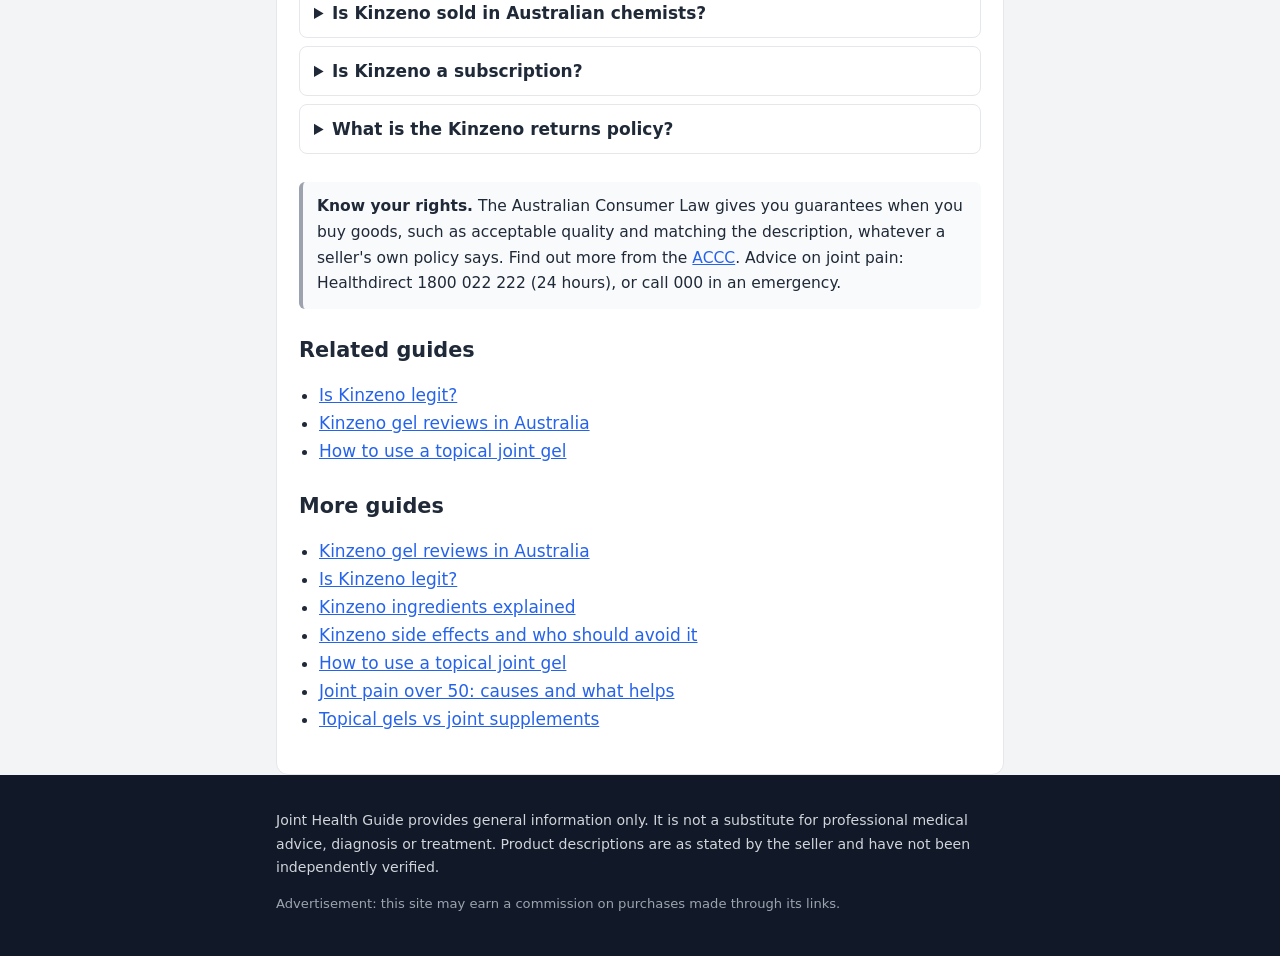
<file: kinzeno-price-where-to-buy-australia/index.html>
<!doctype html>
<html lang="en-AU">
<head>
<meta charset="utf-8">
<meta name="viewport" content="width=device-width, initial-scale=1">
<title>Kinzeno Price in Australia and Where to Buy It (Oct 2026)</title>
<meta name="description" content="Kinzeno price in Australia, where it is sold, shipping, the monthly subscription option and the 60-day returns terms, plus what to check before you pay.">
<meta name="robots" content="index, follow">
<link rel="canonical" href="https://relief.theconsumerchoice.shop/kinzeno-price-where-to-buy-australia/">
<meta property="og:type" content="article">
<meta property="og:locale" content="en_AU">
<meta property="og:site_name" content="Joint Health Guide">
<meta property="og:title" content="Kinzeno Price in Australia and Where to Buy It (Oct 2026)">
<meta property="og:description" content="Kinzeno price in Australia, where it is sold, shipping, the monthly subscription option and the 60-day returns terms, plus what to check before you pay.">
<meta property="og:url" content="https://relief.theconsumerchoice.shop/kinzeno-price-where-to-buy-australia/">
<meta property="og:image" content="https://relief.theconsumerchoice.shop/img/kinzeno-jar.png">
<link rel="stylesheet" href="/guide.css">
<script type="application/ld+json">{"@context": "https://schema.org", "@type": "Article", "headline": "Kinzeno Price in Australia and Where to Buy It", "description": "Kinzeno price in Australia, where it is sold, shipping, the monthly subscription option and the 60-day returns terms, plus what to check before you pay.", "datePublished": "2026-10-09", "dateModified": "2026-10-09", "inLanguage": "en-AU", "mainEntityOfPage": "https://relief.theconsumerchoice.shop/kinzeno-price-where-to-buy-australia/", "author": {"@type": "Organization", "name": "Joint Health Guide editorial team"}, "publisher": {"@type": "Organization", "name": "Joint Health Guide"}, "image": "https://relief.theconsumerchoice.shop/img/kinzeno-jar.png"}</script>
<script type="application/ld+json">{"@context": "https://schema.org", "@type": "BreadcrumbList", "itemListElement": [{"@type": "ListItem", "position": 1, "name": "Kinzeno guides", "item": "https://relief.theconsumerchoice.shop/kinzeno-gel-reviews-australia/"}, {"@type": "ListItem", "position": 2, "name": "Kinzeno price and where to buy in Australia", "item": "https://relief.theconsumerchoice.shop/kinzeno-price-where-to-buy-australia/"}]}</script>
<script type="application/ld+json">{"@context": "https://schema.org", "@type": "FAQPage", "mainEntity": [{"@type": "Question", "name": "How much does Kinzeno cost in Australia?", "acceptedAnswer": {"@type": "Answer", "text": "We could not read an Australian-dollar price from the seller's geo-targeted page, so we do not quote one. Check the total at checkout."}}, {"@type": "Question", "name": "Is Kinzeno sold in Australian chemists?", "acceptedAnswer": {"@type": "Answer", "text": "We did not find it listed by the major pharmacy chains. We found it sold through the seller's own website."}}, {"@type": "Question", "name": "Is Kinzeno a subscription?", "acceptedAnswer": {"@type": "Answer", "text": "The seller's order page describes monthly deliveries that are charged until you cancel. Check the options at checkout."}}, {"@type": "Question", "name": "What is the Kinzeno returns policy?", "acceptedAnswer": {"@type": "Answer", "text": "The seller states a 60-day return policy. Return postage is paid by the buyer and a return authorisation is needed first."}}]}</script>
</head>
<body>
<header class="site"><div class="wrap"><span class="brand">Joint Health Guide</span>
<nav aria-label="Guides"><a href="/kinzeno-gel-reviews-australia/">Kinzeno</a><a href="/joint-pain-over-50-causes-and-what-helps/">Joint pain</a><a href="/topical-gels-vs-joint-supplements-what-the-evidence-says/">Evidence</a></nav></div></header>
<main class="wrap">
<nav class="crumbs" aria-label="Breadcrumb"><a href="/kinzeno-gel-reviews-australia/">Kinzeno guides</a> / Kinzeno price and where to buy in Australia</nav>
<article>
<h1>Kinzeno Price in Australia and Where to Buy It</h1>
<p class="meta">By the editorial team. Updated 9 October 2026.</p>
<div class="notice"><strong>See a GP or physio.</strong> Persistent, worsening or unexplained joint pain should be assessed by a GP or physiotherapist. This page is general information, not medical advice.</div>
<p>This page was checked on 9 October 2026. We looked at the seller's order page and its terms to see how Kinzeno is sold. <strong>We could not read an Australian-dollar price</strong>: the seller's checkout is geo-targeted, and our check displayed a different currency, so we are not going to guess a figure. Prices also vary by pack and by whether you choose the repeat-delivery option.</p>
<h2>What we can say about pricing</h2>
<ul>
<li>The seller's order page shows discounts of &quot;up to 70%&quot; with a countdown timer. Treat any &quot;from&quot; price and time-limited offer as the seller's marketing, and compare the final total at checkout.</li>
<li>The page offers a monthly delivery option, and states the discounted price is charged every month until you cancel.</li>
<li>Standard shipping was shown as free on the page we saw, with delivery to the mainland only. Island addresses were listed as unavailable.</li>
<li>Australia appears in the seller's country list.</li>
</ul>
<p>Prices quoted on third-party pages in Australian dollars may be out of date, may be for a different pack, or may not exist. Always trust the figure shown at the seller's checkout.</p>
<figure class="pack"><img src="/img/kinzeno-jar.png" alt="Jar of Kinzeno massage gel, as shown by the seller" width="1108" height="992" loading="lazy"><figcaption>Kinzeno pack, as shown by the seller.</figcaption></figure>
<h2>Where to buy</h2>
<p>We found the product sold through the seller's own website. We did not find it listed by the major Australian pharmacy chains, which is consistent with it being positioned as a massage product rather than a medicine. Lookalike sites and marketplace listings may not be the same product and may not honour the seller's returns policy. If a site asks for payment by bank transfer, gift cards or cryptocurrency, walk away.</p>
<h2>Subscription and cancellation</h2>
<p>Read the order summary carefully. A repeat monthly delivery is a commitment, and the seller says it can be cancelled at any time by contacting support. If you do not want a repeat order, choose the single pack if one is offered, or set a reminder to cancel before the next charge. Keep the confirmation email, which should contain the cancellation details. The ACCC publishes guidance on subscription traps, and its Scamwatch site reports on online shopping problems.</p>
<h2>Returns, refunds and your rights</h2>
<p>The seller states a 60-day return policy. You must first contact support to get a return authorisation, return the goods at your own cost, and the refund is issued within 14 days of the seller receiving and inspecting them. Original shipping is not refunded.</p>
<p>Separately, under the Australian Consumer Law, goods must be of acceptable quality and match their description, and you have remedies for faults regardless of a seller's own policy. Change-of-mind returns depend on the seller's policy. Because the seller is based in Lithuania, resolving a dispute may take longer, so paying by credit card gives you the option of asking your bank to investigate a problem.</p>
<aside class="cta"><p>Current prices, pack sizes and delivery options are shown on the seller's own page and may change. Check the total in your currency before you pay.</p><p><a class="btn" href="https://www.knownwalk.com/2JCZKZ1X/23BLNZTZ/?uid=5462" rel="sponsored nofollow noopener" target="_blank">See the seller's page</a></p><p class="small">Opens the seller's website in a new tab. Check the price, currency and subscription terms before you pay.</p></aside>
<h2>Is it worth it?</h2>
<p>Only you can decide, but weigh the cost against what is known. We found no trials of the product, the evidence for its ingredients on the skin is limited, and there are lower-cost, better-studied things worth trying first, such as a physio-guided exercise plan. Our guide to <a href="/joint-pain-over-50-causes-and-what-helps/">what helps joint pain</a> sets out the options. If you want to compare gels and supplements, read <a href="/topical-gels-vs-joint-supplements-what-the-evidence-says/">topical gels vs joint supplements</a>.</p>
<h2>How to compare the total cost</h2>
<p>The headline price is only part of the cost. Before you pay, write down these figures for each option you are considering: the price per pack, the number of packs, shipping, the currency, whether tax or customs fees may apply on delivery, and the price of any repeat order. If a monthly plan is cheaper per pack, calculate what you would spend over three months if you forgot to cancel.</p>
<p>It also helps to compare against a realistic alternative. A physiotherapy consultation, a pharmacist consultation and a basic exercise program may cost less over a few months than repeat orders of any gel, and they address the cause of the pain rather than the sensation of it. Some people qualify for Medicare-supported chronic disease management plans or private health rebates for physiotherapy, so ask your GP what is available to you.</p>
<p>Finally, keep your own records. Save the order confirmation, the page showing the terms on the day you ordered, and the date by which a return must be requested, so that you can use your rights without a fight.</p>

<h2>Frequently asked questions</h2>
<details><summary>How much does Kinzeno cost in Australia?</summary><p>We could not read an Australian-dollar price from the seller&#x27;s geo-targeted page, so we do not quote one. Check the total at checkout.</p></details>
<details><summary>Is Kinzeno sold in Australian chemists?</summary><p>We did not find it listed by the major pharmacy chains. We found it sold through the seller&#x27;s own website.</p></details>
<details><summary>Is Kinzeno a subscription?</summary><p>The seller&#x27;s order page describes monthly deliveries that are charged until you cancel. Check the options at checkout.</p></details>
<details><summary>What is the Kinzeno returns policy?</summary><p>The seller states a 60-day return policy. Return postage is paid by the buyer and a return authorisation is needed first.</p></details>

<div class="notice alt"><strong>Know your rights.</strong> The Australian Consumer Law gives you guarantees when you buy goods, such as acceptable quality and matching the description, whatever a seller's own policy says. Find out more from the <a href="https://www.accc.gov.au/consumers" rel="noopener" target="_blank">ACCC</a>. Advice on joint pain: Healthdirect 1800 022 222 (24 hours), or call 000 in an emergency.</div>
<section class="related"><h2>Related guides</h2><ul><li><a href="/is-kinzeno-legit/">Is Kinzeno legit?</a></li><li><a href="/kinzeno-gel-reviews-australia/">Kinzeno gel reviews in Australia</a></li><li><a href="/how-to-use-a-topical-joint-gel/">How to use a topical joint gel</a></li></ul></section>
<section class="more"><h2>More guides</h2><ul><li><a href="/kinzeno-gel-reviews-australia/">Kinzeno gel reviews in Australia</a></li><li><a href="/is-kinzeno-legit/">Is Kinzeno legit?</a></li><li><a href="/kinzeno-ingredients-explained/">Kinzeno ingredients explained</a></li><li><a href="/kinzeno-side-effects-and-who-should-avoid-it/">Kinzeno side effects and who should avoid it</a></li><li><a href="/how-to-use-a-topical-joint-gel/">How to use a topical joint gel</a></li><li><a href="/joint-pain-over-50-causes-and-what-helps/">Joint pain over 50: causes and what helps</a></li><li><a href="/topical-gels-vs-joint-supplements-what-the-evidence-says/">Topical gels vs joint supplements</a></li></ul></section>
</article>
</main>
<footer class="site"><div class="wrap">
<p>Joint Health Guide provides general information only. It is not a substitute for professional medical advice, diagnosis or treatment. Product descriptions are as stated by the seller and have not been independently verified.</p>
<p class="ad">Advertisement: this site may earn a commission on purchases made through its links.</p>
</div></footer>
</body>
</html>
</file>
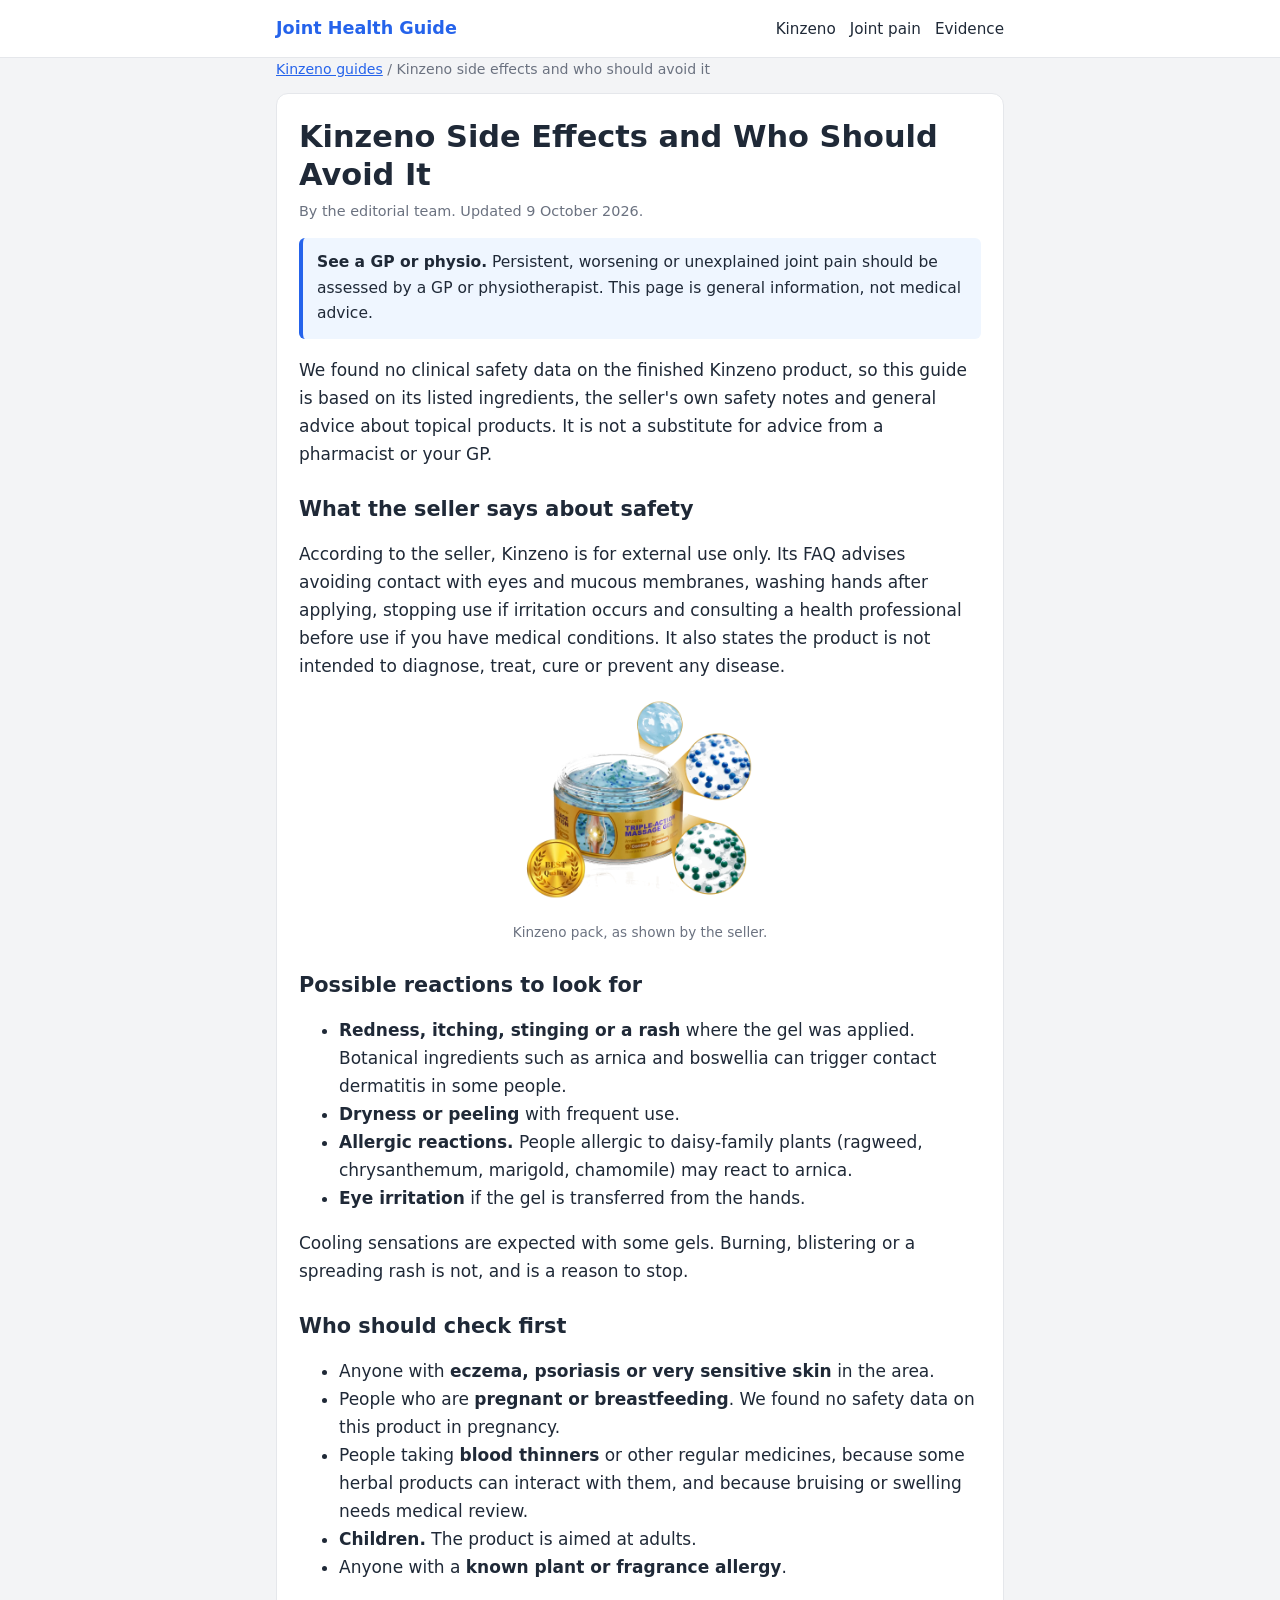
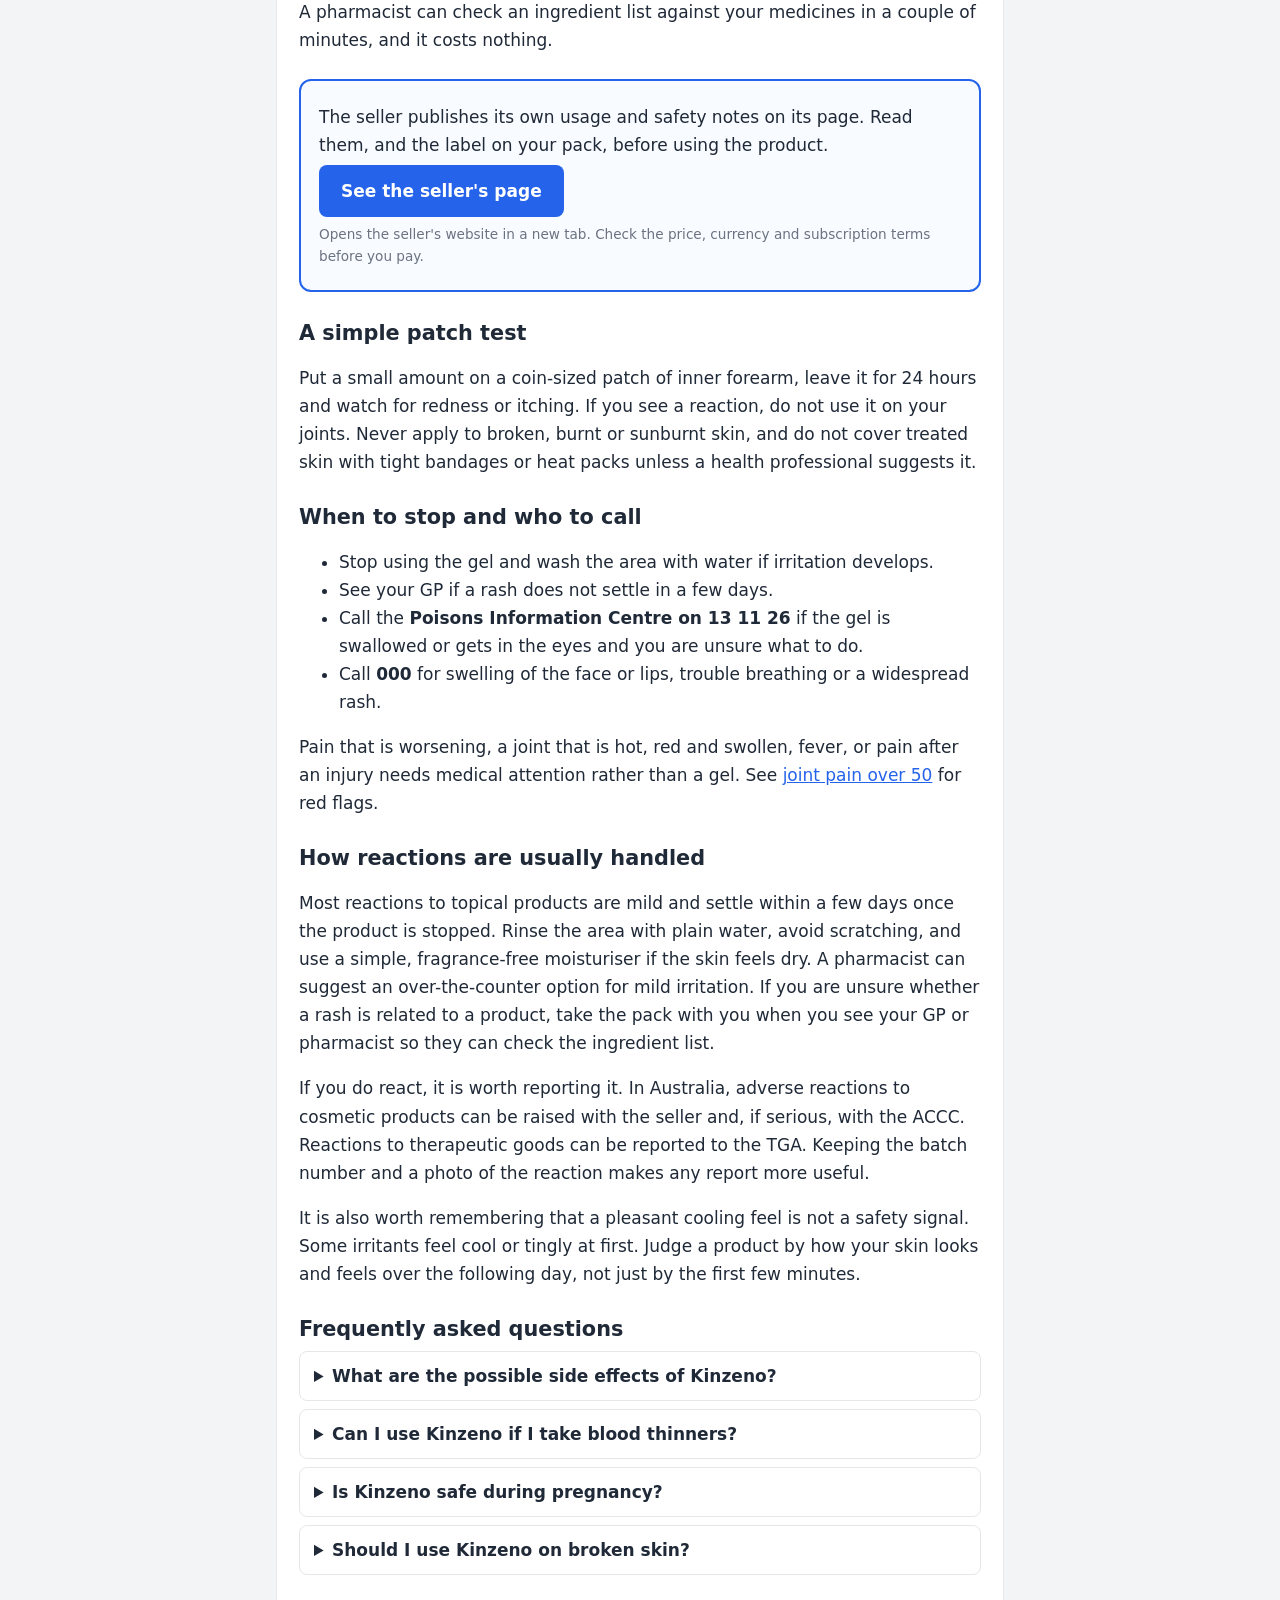
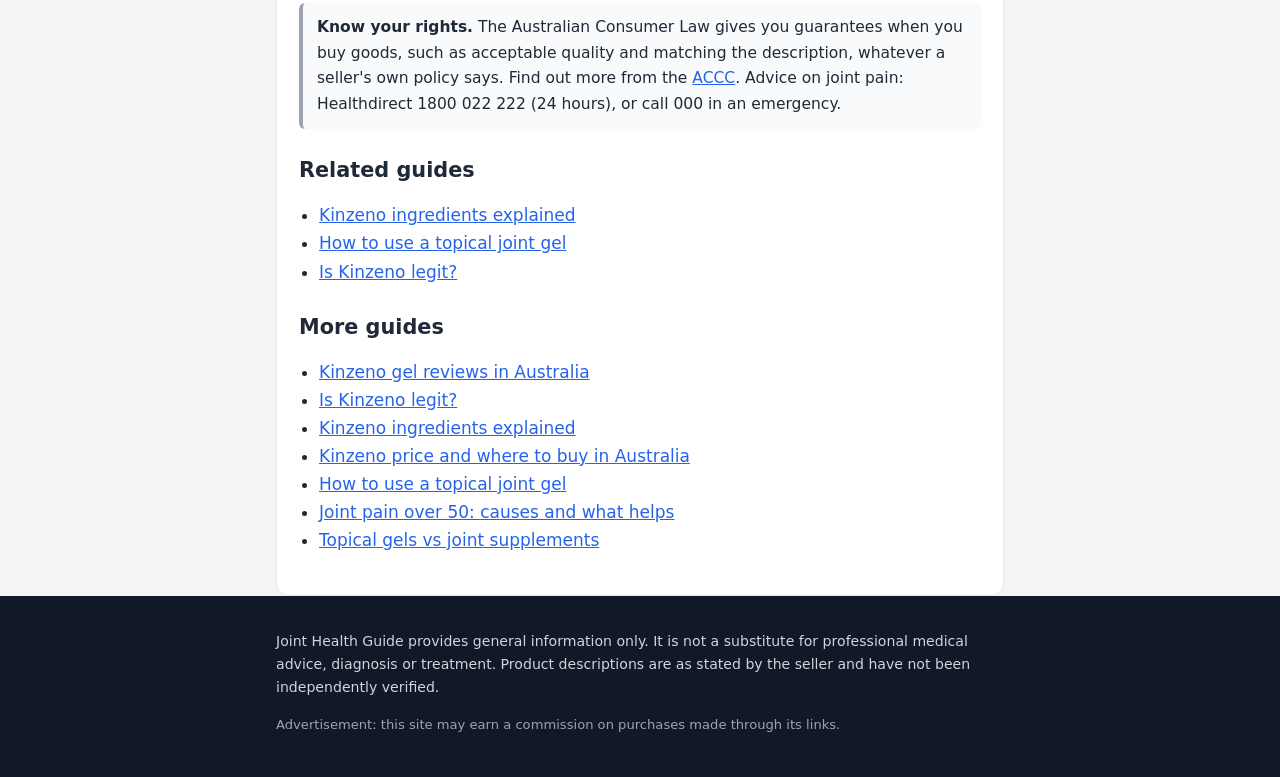
<file: kinzeno-side-effects-and-who-should-avoid-it/index.html>
<!doctype html>
<html lang="en-AU">
<head>
<meta charset="utf-8">
<meta name="viewport" content="width=device-width, initial-scale=1">
<title>Kinzeno Side Effects and Who Should Avoid It: A Safety Guide</title>
<meta name="description" content="Possible skin reactions, who should check with a pharmacist first, and when to stop using a topical massage gel like Kinzeno. Safety information for Australians.">
<meta name="robots" content="index, follow">
<link rel="canonical" href="https://relief.theconsumerchoice.shop/kinzeno-side-effects-and-who-should-avoid-it/">
<meta property="og:type" content="article">
<meta property="og:locale" content="en_AU">
<meta property="og:site_name" content="Joint Health Guide">
<meta property="og:title" content="Kinzeno Side Effects and Who Should Avoid It: A Safety Guide">
<meta property="og:description" content="Possible skin reactions, who should check with a pharmacist first, and when to stop using a topical massage gel like Kinzeno. Safety information for Australians.">
<meta property="og:url" content="https://relief.theconsumerchoice.shop/kinzeno-side-effects-and-who-should-avoid-it/">
<meta property="og:image" content="https://relief.theconsumerchoice.shop/img/kinzeno-jar.png">
<link rel="stylesheet" href="/guide.css">
<script type="application/ld+json">{"@context": "https://schema.org", "@type": "Article", "headline": "Kinzeno Side Effects and Who Should Avoid It", "description": "Possible skin reactions, who should check with a pharmacist first, and when to stop using a topical massage gel like Kinzeno. Safety information for Australians.", "datePublished": "2026-10-09", "dateModified": "2026-10-09", "inLanguage": "en-AU", "mainEntityOfPage": "https://relief.theconsumerchoice.shop/kinzeno-side-effects-and-who-should-avoid-it/", "author": {"@type": "Organization", "name": "Joint Health Guide editorial team"}, "publisher": {"@type": "Organization", "name": "Joint Health Guide"}, "image": "https://relief.theconsumerchoice.shop/img/kinzeno-jar.png"}</script>
<script type="application/ld+json">{"@context": "https://schema.org", "@type": "BreadcrumbList", "itemListElement": [{"@type": "ListItem", "position": 1, "name": "Kinzeno guides", "item": "https://relief.theconsumerchoice.shop/kinzeno-gel-reviews-australia/"}, {"@type": "ListItem", "position": 2, "name": "Kinzeno side effects and who should avoid it", "item": "https://relief.theconsumerchoice.shop/kinzeno-side-effects-and-who-should-avoid-it/"}]}</script>
<script type="application/ld+json">{"@context": "https://schema.org", "@type": "FAQPage", "mainEntity": [{"@type": "Question", "name": "What are the possible side effects of Kinzeno?", "acceptedAnswer": {"@type": "Answer", "text": "We found no safety data on the finished product. Based on the ingredients, skin irritation or an allergic reaction are the most likely concerns."}}, {"@type": "Question", "name": "Can I use Kinzeno if I take blood thinners?", "acceptedAnswer": {"@type": "Answer", "text": "Ask your pharmacist or GP first. We cannot advise on individual medicines."}}, {"@type": "Question", "name": "Is Kinzeno safe during pregnancy?", "acceptedAnswer": {"@type": "Answer", "text": "We found no pregnancy safety information. Check with your GP, midwife or pharmacist before using it."}}, {"@type": "Question", "name": "Should I use Kinzeno on broken skin?", "acceptedAnswer": {"@type": "Answer", "text": "No. Topical botanical products should not be used on broken, burnt or irritated skin."}}]}</script>
</head>
<body>
<header class="site"><div class="wrap"><span class="brand">Joint Health Guide</span>
<nav aria-label="Guides"><a href="/kinzeno-gel-reviews-australia/">Kinzeno</a><a href="/joint-pain-over-50-causes-and-what-helps/">Joint pain</a><a href="/topical-gels-vs-joint-supplements-what-the-evidence-says/">Evidence</a></nav></div></header>
<main class="wrap">
<nav class="crumbs" aria-label="Breadcrumb"><a href="/kinzeno-gel-reviews-australia/">Kinzeno guides</a> / Kinzeno side effects and who should avoid it</nav>
<article>
<h1>Kinzeno Side Effects and Who Should Avoid It</h1>
<p class="meta">By the editorial team. Updated 9 October 2026.</p>
<div class="notice"><strong>See a GP or physio.</strong> Persistent, worsening or unexplained joint pain should be assessed by a GP or physiotherapist. This page is general information, not medical advice.</div>
<p>We found no clinical safety data on the finished Kinzeno product, so this guide is based on its listed ingredients, the seller's own safety notes and general advice about topical products. It is not a substitute for advice from a pharmacist or your GP.</p>
<h2>What the seller says about safety</h2>
<p>According to the seller, Kinzeno is for external use only. Its FAQ advises avoiding contact with eyes and mucous membranes, washing hands after applying, stopping use if irritation occurs and consulting a health professional before use if you have medical conditions. It also states the product is not intended to diagnose, treat, cure or prevent any disease.</p>
<figure class="pack"><img src="/img/kinzeno-jar.png" alt="Jar of Kinzeno massage gel, as shown by the seller" width="1108" height="992" loading="lazy"><figcaption>Kinzeno pack, as shown by the seller.</figcaption></figure>
<h2>Possible reactions to look for</h2>
<ul>
<li><strong>Redness, itching, stinging or a rash</strong> where the gel was applied. Botanical ingredients such as arnica and boswellia can trigger contact dermatitis in some people.</li>
<li><strong>Dryness or peeling</strong> with frequent use.</li>
<li><strong>Allergic reactions.</strong> People allergic to daisy-family plants (ragweed, chrysanthemum, marigold, chamomile) may react to arnica.</li>
<li><strong>Eye irritation</strong> if the gel is transferred from the hands.</li>
</ul>
<p>Cooling sensations are expected with some gels. Burning, blistering or a spreading rash is not, and is a reason to stop.</p>
<h2>Who should check first</h2>
<ul>
<li>Anyone with <strong>eczema, psoriasis or very sensitive skin</strong> in the area.</li>
<li>People who are <strong>pregnant or breastfeeding</strong>. We found no safety data on this product in pregnancy.</li>
<li>People taking <strong>blood thinners</strong> or other regular medicines, because some herbal products can interact with them, and because bruising or swelling needs medical review.</li>
<li><strong>Children.</strong> The product is aimed at adults.</li>
<li>Anyone with a <strong>known plant or fragrance allergy</strong>.</li>
</ul>
<p>A pharmacist can check an ingredient list against your medicines in a couple of minutes, and it costs nothing.</p>
<aside class="cta"><p>The seller publishes its own usage and safety notes on its page. Read them, and the label on your pack, before using the product.</p><p><a class="btn" href="https://www.knownwalk.com/2JCZKZ1X/23BLNZTZ/?uid=5462" rel="sponsored nofollow noopener" target="_blank">See the seller's page</a></p><p class="small">Opens the seller's website in a new tab. Check the price, currency and subscription terms before you pay.</p></aside>
<h2>A simple patch test</h2>
<p>Put a small amount on a coin-sized patch of inner forearm, leave it for 24 hours and watch for redness or itching. If you see a reaction, do not use it on your joints. Never apply to broken, burnt or sunburnt skin, and do not cover treated skin with tight bandages or heat packs unless a health professional suggests it.</p>
<h2>When to stop and who to call</h2>
<ul>
<li>Stop using the gel and wash the area with water if irritation develops.</li>
<li>See your GP if a rash does not settle in a few days.</li>
<li>Call the <strong>Poisons Information Centre on 13 11 26</strong> if the gel is swallowed or gets in the eyes and you are unsure what to do.</li>
<li>Call <strong>000</strong> for swelling of the face or lips, trouble breathing or a widespread rash.</li>
</ul>
<p>Pain that is worsening, a joint that is hot, red and swollen, fever, or pain after an injury needs medical attention rather than a gel. See <a href="/joint-pain-over-50-causes-and-what-helps/">joint pain over 50</a> for red flags.</p>
<h2>How reactions are usually handled</h2>
<p>Most reactions to topical products are mild and settle within a few days once the product is stopped. Rinse the area with plain water, avoid scratching, and use a simple, fragrance-free moisturiser if the skin feels dry. A pharmacist can suggest an over-the-counter option for mild irritation. If you are unsure whether a rash is related to a product, take the pack with you when you see your GP or pharmacist so they can check the ingredient list.</p>
<p>If you do react, it is worth reporting it. In Australia, adverse reactions to cosmetic products can be raised with the seller and, if serious, with the ACCC. Reactions to therapeutic goods can be reported to the TGA. Keeping the batch number and a photo of the reaction makes any report more useful.</p>
<p>It is also worth remembering that a pleasant cooling feel is not a safety signal. Some irritants feel cool or tingly at first. Judge a product by how your skin looks and feels over the following day, not just by the first few minutes.</p>

<h2>Frequently asked questions</h2>
<details><summary>What are the possible side effects of Kinzeno?</summary><p>We found no safety data on the finished product. Based on the ingredients, skin irritation or an allergic reaction are the most likely concerns.</p></details>
<details><summary>Can I use Kinzeno if I take blood thinners?</summary><p>Ask your pharmacist or GP first. We cannot advise on individual medicines.</p></details>
<details><summary>Is Kinzeno safe during pregnancy?</summary><p>We found no pregnancy safety information. Check with your GP, midwife or pharmacist before using it.</p></details>
<details><summary>Should I use Kinzeno on broken skin?</summary><p>No. Topical botanical products should not be used on broken, burnt or irritated skin.</p></details>

<div class="notice alt"><strong>Know your rights.</strong> The Australian Consumer Law gives you guarantees when you buy goods, such as acceptable quality and matching the description, whatever a seller's own policy says. Find out more from the <a href="https://www.accc.gov.au/consumers" rel="noopener" target="_blank">ACCC</a>. Advice on joint pain: Healthdirect 1800 022 222 (24 hours), or call 000 in an emergency.</div>
<section class="related"><h2>Related guides</h2><ul><li><a href="/kinzeno-ingredients-explained/">Kinzeno ingredients explained</a></li><li><a href="/how-to-use-a-topical-joint-gel/">How to use a topical joint gel</a></li><li><a href="/is-kinzeno-legit/">Is Kinzeno legit?</a></li></ul></section>
<section class="more"><h2>More guides</h2><ul><li><a href="/kinzeno-gel-reviews-australia/">Kinzeno gel reviews in Australia</a></li><li><a href="/is-kinzeno-legit/">Is Kinzeno legit?</a></li><li><a href="/kinzeno-ingredients-explained/">Kinzeno ingredients explained</a></li><li><a href="/kinzeno-price-where-to-buy-australia/">Kinzeno price and where to buy in Australia</a></li><li><a href="/how-to-use-a-topical-joint-gel/">How to use a topical joint gel</a></li><li><a href="/joint-pain-over-50-causes-and-what-helps/">Joint pain over 50: causes and what helps</a></li><li><a href="/topical-gels-vs-joint-supplements-what-the-evidence-says/">Topical gels vs joint supplements</a></li></ul></section>
</article>
</main>
<footer class="site"><div class="wrap">
<p>Joint Health Guide provides general information only. It is not a substitute for professional medical advice, diagnosis or treatment. Product descriptions are as stated by the seller and have not been independently verified.</p>
<p class="ad">Advertisement: this site may earn a commission on purchases made through its links.</p>
</div></footer>
</body>
</html>
</file>
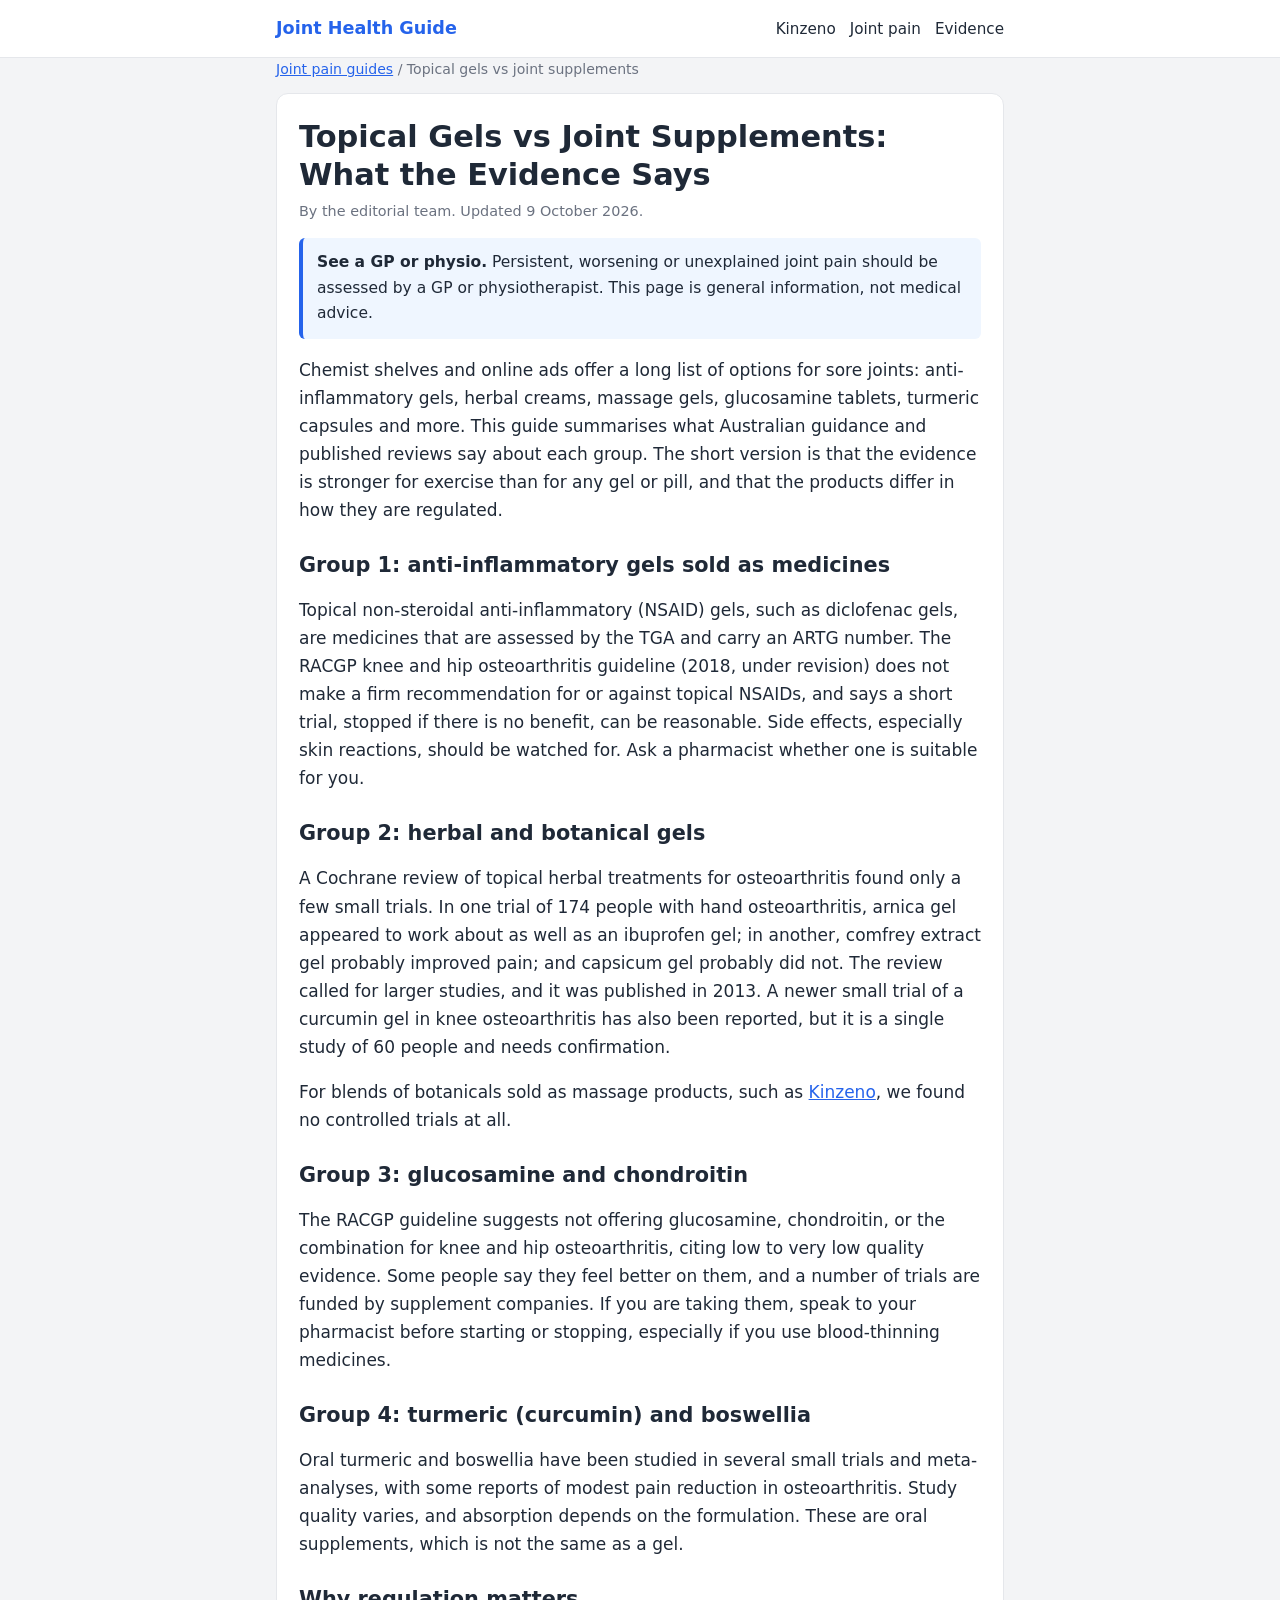
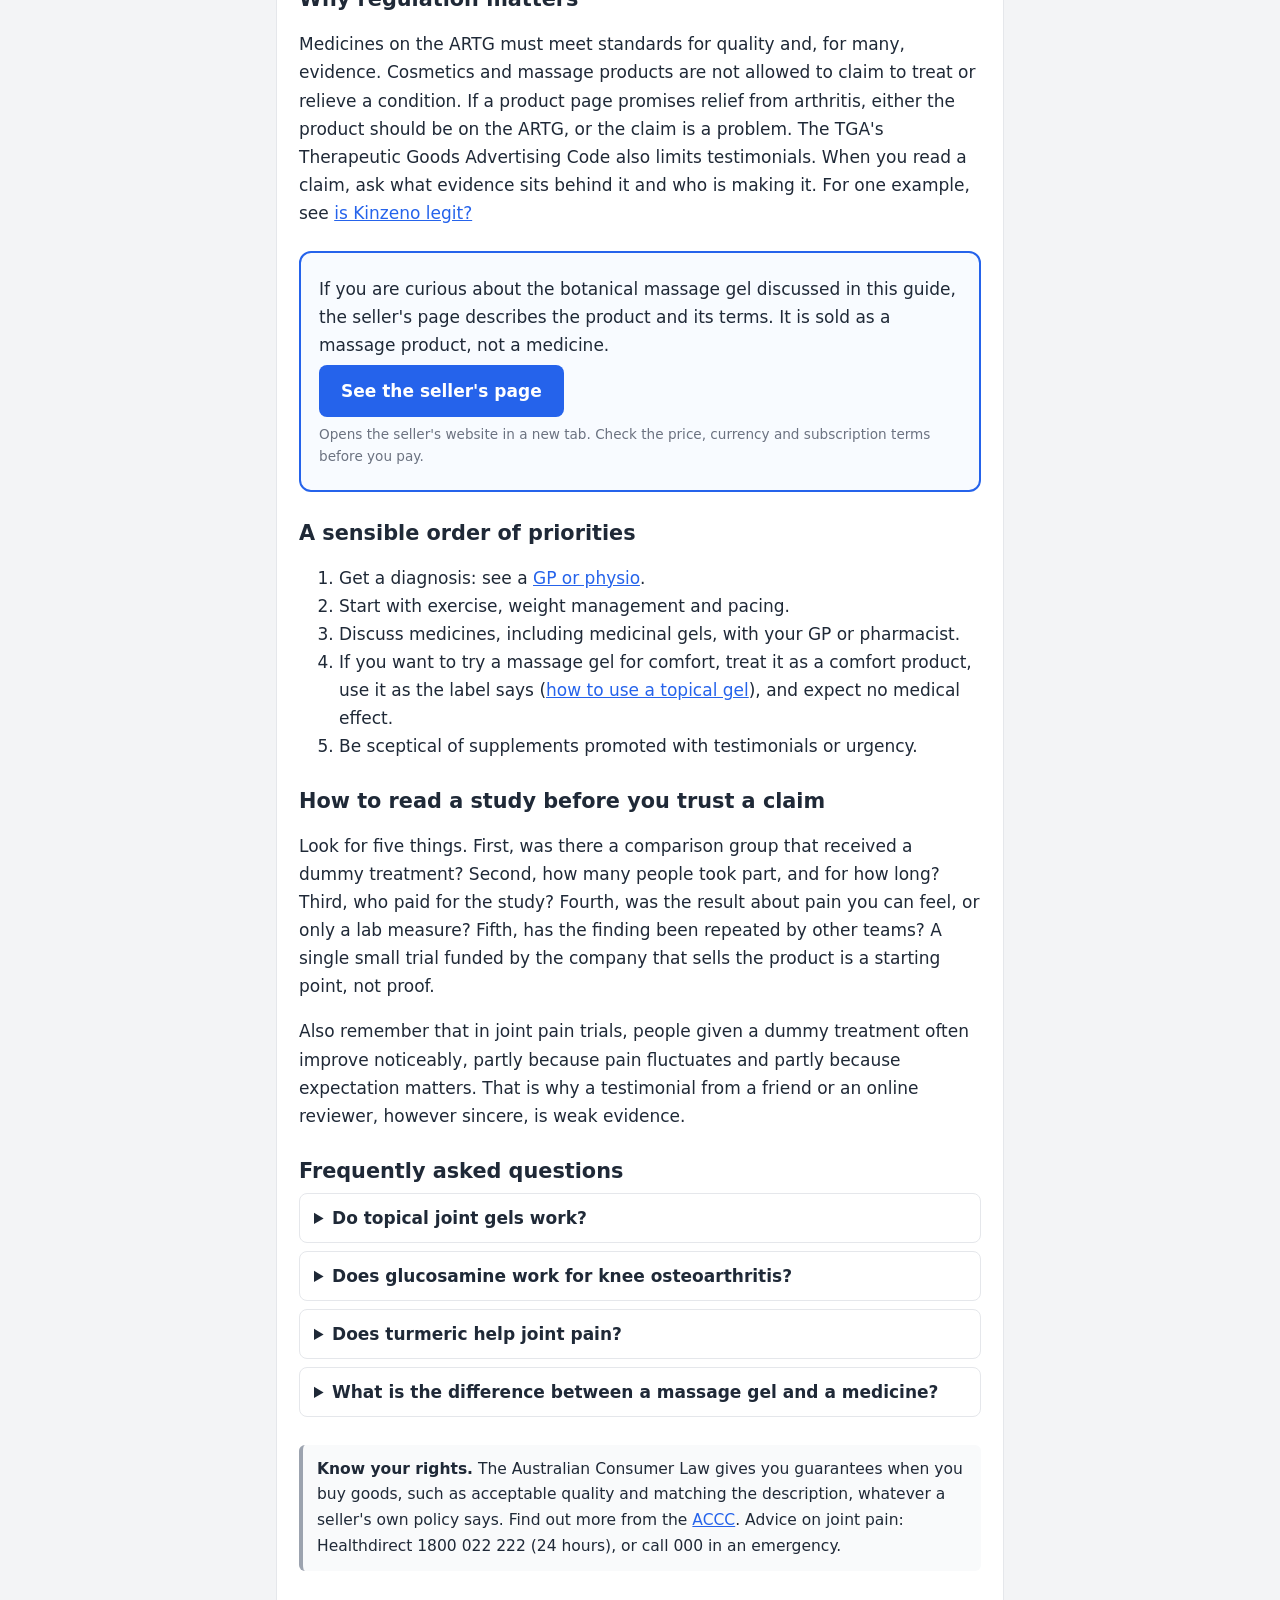
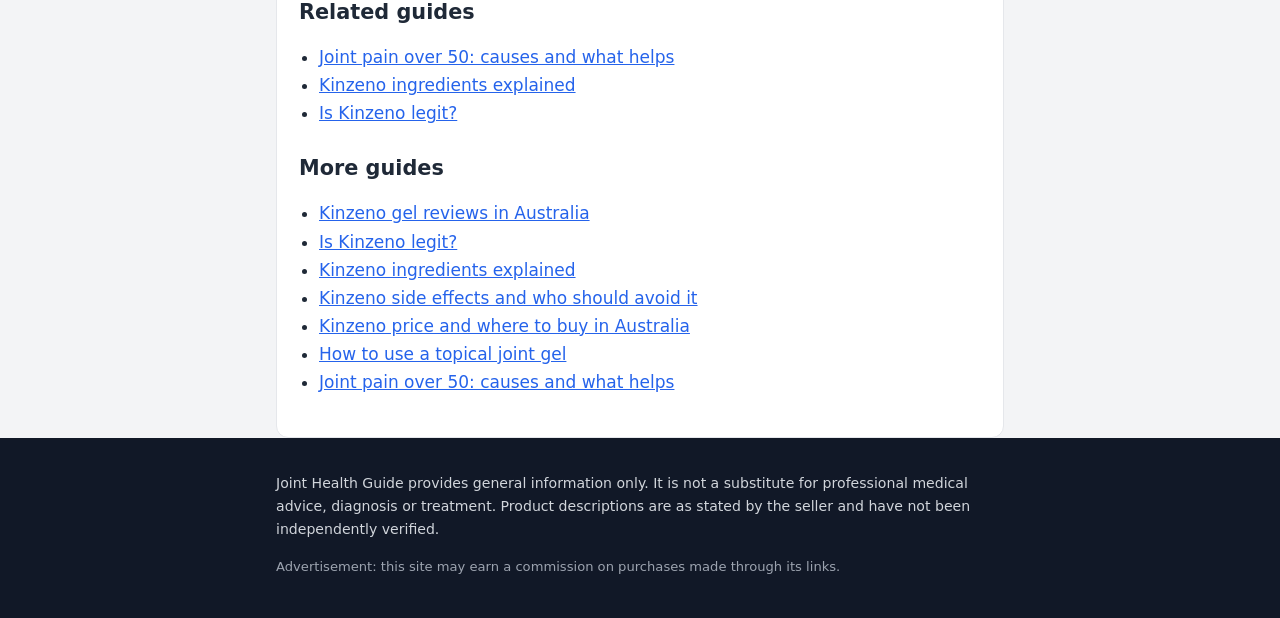
<file: topical-gels-vs-joint-supplements-what-the-evidence-says/index.html>
<!doctype html>
<html lang="en-AU">
<head>
<meta charset="utf-8">
<meta name="viewport" content="width=device-width, initial-scale=1">
<title>Topical Gels vs Joint Supplements: What the Evidence Says</title>
<meta name="description" content="Do joint gels, glucosamine, turmeric and other supplements work? A plain summary of Australian guidance and research on topical gels versus oral supplements.">
<meta name="robots" content="index, follow">
<link rel="canonical" href="https://relief.theconsumerchoice.shop/topical-gels-vs-joint-supplements-what-the-evidence-says/">
<meta property="og:type" content="article">
<meta property="og:locale" content="en_AU">
<meta property="og:site_name" content="Joint Health Guide">
<meta property="og:title" content="Topical Gels vs Joint Supplements: What the Evidence Says">
<meta property="og:description" content="Do joint gels, glucosamine, turmeric and other supplements work? A plain summary of Australian guidance and research on topical gels versus oral supplements.">
<meta property="og:url" content="https://relief.theconsumerchoice.shop/topical-gels-vs-joint-supplements-what-the-evidence-says/">
<link rel="stylesheet" href="/guide.css">
<script type="application/ld+json">{"@context": "https://schema.org", "@type": "Article", "headline": "Topical Gels vs Joint Supplements: What the Evidence Says", "description": "Do joint gels, glucosamine, turmeric and other supplements work? A plain summary of Australian guidance and research on topical gels versus oral supplements.", "datePublished": "2026-10-09", "dateModified": "2026-10-09", "inLanguage": "en-AU", "mainEntityOfPage": "https://relief.theconsumerchoice.shop/topical-gels-vs-joint-supplements-what-the-evidence-says/", "author": {"@type": "Organization", "name": "Joint Health Guide editorial team"}, "publisher": {"@type": "Organization", "name": "Joint Health Guide"}}</script>
<script type="application/ld+json">{"@context": "https://schema.org", "@type": "BreadcrumbList", "itemListElement": [{"@type": "ListItem", "position": 1, "name": "Joint pain guides", "item": "https://relief.theconsumerchoice.shop/joint-pain-over-50-causes-and-what-helps/"}, {"@type": "ListItem", "position": 2, "name": "Topical gels vs joint supplements", "item": "https://relief.theconsumerchoice.shop/topical-gels-vs-joint-supplements-what-the-evidence-says/"}]}</script>
<script type="application/ld+json">{"@context": "https://schema.org", "@type": "FAQPage", "mainEntity": [{"@type": "Question", "name": "Do topical joint gels work?", "acceptedAnswer": {"@type": "Answer", "text": "Medicinal NSAID gels have some evidence for short-term pain in some people, though the RACGP does not make a firm recommendation. For botanical massage gels, evidence is limited or absent."}}, {"@type": "Question", "name": "Does glucosamine work for knee osteoarthritis?", "acceptedAnswer": {"@type": "Answer", "text": "The RACGP guideline suggests not offering it, based on low to very low quality evidence."}}, {"@type": "Question", "name": "Does turmeric help joint pain?", "acceptedAnswer": {"@type": "Answer", "text": "Some small trials of oral turmeric report modest benefits, but the quality is mixed. Ask a pharmacist before starting, especially if you take other medicines."}}, {"@type": "Question", "name": "What is the difference between a massage gel and a medicine?", "acceptedAnswer": {"@type": "Answer", "text": "A medicine on the ARTG has been assessed by the TGA and can make approved claims. A massage or cosmetic product cannot claim to treat or relieve a condition."}}]}</script>
</head>
<body>
<header class="site"><div class="wrap"><span class="brand">Joint Health Guide</span>
<nav aria-label="Guides"><a href="/kinzeno-gel-reviews-australia/">Kinzeno</a><a href="/joint-pain-over-50-causes-and-what-helps/">Joint pain</a><a href="/topical-gels-vs-joint-supplements-what-the-evidence-says/">Evidence</a></nav></div></header>
<main class="wrap">
<nav class="crumbs" aria-label="Breadcrumb"><a href="/joint-pain-over-50-causes-and-what-helps/">Joint pain guides</a> / Topical gels vs joint supplements</nav>
<article>
<h1>Topical Gels vs Joint Supplements: What the Evidence Says</h1>
<p class="meta">By the editorial team. Updated 9 October 2026.</p>
<div class="notice"><strong>See a GP or physio.</strong> Persistent, worsening or unexplained joint pain should be assessed by a GP or physiotherapist. This page is general information, not medical advice.</div>
<p>Chemist shelves and online ads offer a long list of options for sore joints: anti-inflammatory gels, herbal creams, massage gels, glucosamine tablets, turmeric capsules and more. This guide summarises what Australian guidance and published reviews say about each group. The short version is that the evidence is stronger for exercise than for any gel or pill, and that the products differ in how they are regulated.</p>
<h2>Group 1: anti-inflammatory gels sold as medicines</h2>
<p>Topical non-steroidal anti-inflammatory (NSAID) gels, such as diclofenac gels, are medicines that are assessed by the TGA and carry an ARTG number. The RACGP knee and hip osteoarthritis guideline (2018, under revision) does not make a firm recommendation for or against topical NSAIDs, and says a short trial, stopped if there is no benefit, can be reasonable. Side effects, especially skin reactions, should be watched for. Ask a pharmacist whether one is suitable for you.</p>
<h2>Group 2: herbal and botanical gels</h2>
<p>A Cochrane review of topical herbal treatments for osteoarthritis found only a few small trials. In one trial of 174 people with hand osteoarthritis, arnica gel appeared to work about as well as an ibuprofen gel; in another, comfrey extract gel probably improved pain; and capsicum gel probably did not. The review called for larger studies, and it was published in 2013. A newer small trial of a curcumin gel in knee osteoarthritis has also been reported, but it is a single study of 60 people and needs confirmation.</p>
<p>For blends of botanicals sold as massage products, such as <a href="/kinzeno-ingredients-explained/">Kinzeno</a>, we found no controlled trials at all.</p>
<h2>Group 3: glucosamine and chondroitin</h2>
<p>The RACGP guideline suggests not offering glucosamine, chondroitin, or the combination for knee and hip osteoarthritis, citing low to very low quality evidence. Some people say they feel better on them, and a number of trials are funded by supplement companies. If you are taking them, speak to your pharmacist before starting or stopping, especially if you use blood-thinning medicines.</p>
<h2>Group 4: turmeric (curcumin) and boswellia</h2>
<p>Oral turmeric and boswellia have been studied in several small trials and meta-analyses, with some reports of modest pain reduction in osteoarthritis. Study quality varies, and absorption depends on the formulation. These are oral supplements, which is not the same as a gel.</p>
<h2>Why regulation matters</h2>
<p>Medicines on the ARTG must meet standards for quality and, for many, evidence. Cosmetics and massage products are not allowed to claim to treat or relieve a condition. If a product page promises relief from arthritis, either the product should be on the ARTG, or the claim is a problem. The TGA's Therapeutic Goods Advertising Code also limits testimonials. When you read a claim, ask what evidence sits behind it and who is making it. For one example, see <a href="/is-kinzeno-legit/">is Kinzeno legit?</a></p>
<aside class="cta"><p>If you are curious about the botanical massage gel discussed in this guide, the seller's page describes the product and its terms. It is sold as a massage product, not a medicine.</p><p><a class="btn" href="https://www.knownwalk.com/2JCZKZ1X/23BLNZTZ/?uid=5462" rel="sponsored nofollow noopener" target="_blank">See the seller's page</a></p><p class="small">Opens the seller's website in a new tab. Check the price, currency and subscription terms before you pay.</p></aside>
<h2>A sensible order of priorities</h2>
<ol>
<li>Get a diagnosis: see a <a href="/joint-pain-over-50-causes-and-what-helps/">GP or physio</a>.</li>
<li>Start with exercise, weight management and pacing.</li>
<li>Discuss medicines, including medicinal gels, with your GP or pharmacist.</li>
<li>If you want to try a massage gel for comfort, treat it as a comfort product, use it as the label says (<a href="/how-to-use-a-topical-joint-gel/">how to use a topical gel</a>), and expect no medical effect.</li>
<li>Be sceptical of supplements promoted with testimonials or urgency.</li>
</ol>
<h2>How to read a study before you trust a claim</h2>
<p>Look for five things. First, was there a comparison group that received a dummy treatment? Second, how many people took part, and for how long? Third, who paid for the study? Fourth, was the result about pain you can feel, or only a lab measure? Fifth, has the finding been repeated by other teams? A single small trial funded by the company that sells the product is a starting point, not proof.</p>
<p>Also remember that in joint pain trials, people given a dummy treatment often improve noticeably, partly because pain fluctuates and partly because expectation matters. That is why a testimonial from a friend or an online reviewer, however sincere, is weak evidence.</p>

<h2>Frequently asked questions</h2>
<details><summary>Do topical joint gels work?</summary><p>Medicinal NSAID gels have some evidence for short-term pain in some people, though the RACGP does not make a firm recommendation. For botanical massage gels, evidence is limited or absent.</p></details>
<details><summary>Does glucosamine work for knee osteoarthritis?</summary><p>The RACGP guideline suggests not offering it, based on low to very low quality evidence.</p></details>
<details><summary>Does turmeric help joint pain?</summary><p>Some small trials of oral turmeric report modest benefits, but the quality is mixed. Ask a pharmacist before starting, especially if you take other medicines.</p></details>
<details><summary>What is the difference between a massage gel and a medicine?</summary><p>A medicine on the ARTG has been assessed by the TGA and can make approved claims. A massage or cosmetic product cannot claim to treat or relieve a condition.</p></details>

<div class="notice alt"><strong>Know your rights.</strong> The Australian Consumer Law gives you guarantees when you buy goods, such as acceptable quality and matching the description, whatever a seller's own policy says. Find out more from the <a href="https://www.accc.gov.au/consumers" rel="noopener" target="_blank">ACCC</a>. Advice on joint pain: Healthdirect 1800 022 222 (24 hours), or call 000 in an emergency.</div>
<section class="related"><h2>Related guides</h2><ul><li><a href="/joint-pain-over-50-causes-and-what-helps/">Joint pain over 50: causes and what helps</a></li><li><a href="/kinzeno-ingredients-explained/">Kinzeno ingredients explained</a></li><li><a href="/is-kinzeno-legit/">Is Kinzeno legit?</a></li></ul></section>
<section class="more"><h2>More guides</h2><ul><li><a href="/kinzeno-gel-reviews-australia/">Kinzeno gel reviews in Australia</a></li><li><a href="/is-kinzeno-legit/">Is Kinzeno legit?</a></li><li><a href="/kinzeno-ingredients-explained/">Kinzeno ingredients explained</a></li><li><a href="/kinzeno-side-effects-and-who-should-avoid-it/">Kinzeno side effects and who should avoid it</a></li><li><a href="/kinzeno-price-where-to-buy-australia/">Kinzeno price and where to buy in Australia</a></li><li><a href="/how-to-use-a-topical-joint-gel/">How to use a topical joint gel</a></li><li><a href="/joint-pain-over-50-causes-and-what-helps/">Joint pain over 50: causes and what helps</a></li></ul></section>
</article>
</main>
<footer class="site"><div class="wrap">
<p>Joint Health Guide provides general information only. It is not a substitute for professional medical advice, diagnosis or treatment. Product descriptions are as stated by the seller and have not been independently verified.</p>
<p class="ad">Advertisement: this site may earn a commission on purchases made through its links.</p>
</div></footer>
</body>
</html>
</file>
<file: guide.css>
*{box-sizing:border-box}
:root{--accent:#2563EB;--ink:#1f2937;--muted:#6b7280;--bg:#f3f4f6;--card:#fff;--line:#e5e7eb}
body{margin:0;background:var(--bg);color:var(--ink);font:17px/1.65 system-ui,-apple-system,"Segoe UI",Roboto,Arial,sans-serif}
.wrap{max-width:760px;margin:0 auto;padding:0 16px}
header.site{background:#fff;border-bottom:1px solid var(--line)}
header.site .wrap{display:flex;flex-wrap:wrap;gap:8px 20px;align-items:center;justify-content:space-between;padding-top:14px;padding-bottom:14px}
.brand{font-weight:700;font-size:1.1rem;color:var(--accent)}
header nav a{margin-left:14px;color:var(--ink);text-decoration:none;font-size:.95rem}
header nav a:hover{color:var(--accent)}
main{padding-top:18px;padding-bottom:30px}
article{background:var(--card);border:1px solid var(--line);border-radius:12px;padding:24px 22px}
.crumbs{font-size:.88rem;color:var(--muted);margin-bottom:12px}
.crumbs a{color:var(--accent)}
h1{font-size:1.9rem;line-height:1.25;margin:0 0 6px}
h2{font-size:1.3rem;line-height:1.3;margin:28px 0 8px}
.meta{color:var(--muted);font-size:.9rem;margin:0 0 14px}
a{color:var(--accent)}
.notice{background:#eff6ff;border-left:4px solid var(--accent);padding:12px 14px;border-radius:6px;margin:14px 0;font-size:.97rem}
.notice.alt{background:#f9fafb;border-left-color:#9ca3af;margin-top:28px}
.cta{border:2px solid var(--accent);border-radius:12px;padding:16px 18px;margin:24px 0;background:#f8fbff}
.cta p{margin:6px 0}
.btn{display:inline-block;background:var(--accent);color:#fff;text-decoration:none;font-weight:600;padding:12px 22px;border-radius:8px}
.btn:hover{background:#1d4ed8}
.small{font-size:.85rem;color:var(--muted)}
figure.pack{margin:18px 0;text-align:center}
figure.pack img{max-width:240px;width:100%;height:auto;border-radius:8px}
figcaption{font-size:.85rem;color:var(--muted)}
details{border:1px solid var(--line);border-radius:8px;padding:10px 14px;margin:8px 0}
summary{cursor:pointer;font-weight:600}
details p{margin:8px 0 2px}
.related ul,.more ul{padding-left:20px}
footer.site{background:#111827;color:#d1d5db;font-size:.88rem;padding:20px 0 28px}
footer.site .ad{color:#9ca3af;font-size:.82rem}
@media(max-width:560px){body{font-size:16px}h1{font-size:1.55rem}article{padding:18px 14px}}
</file>
